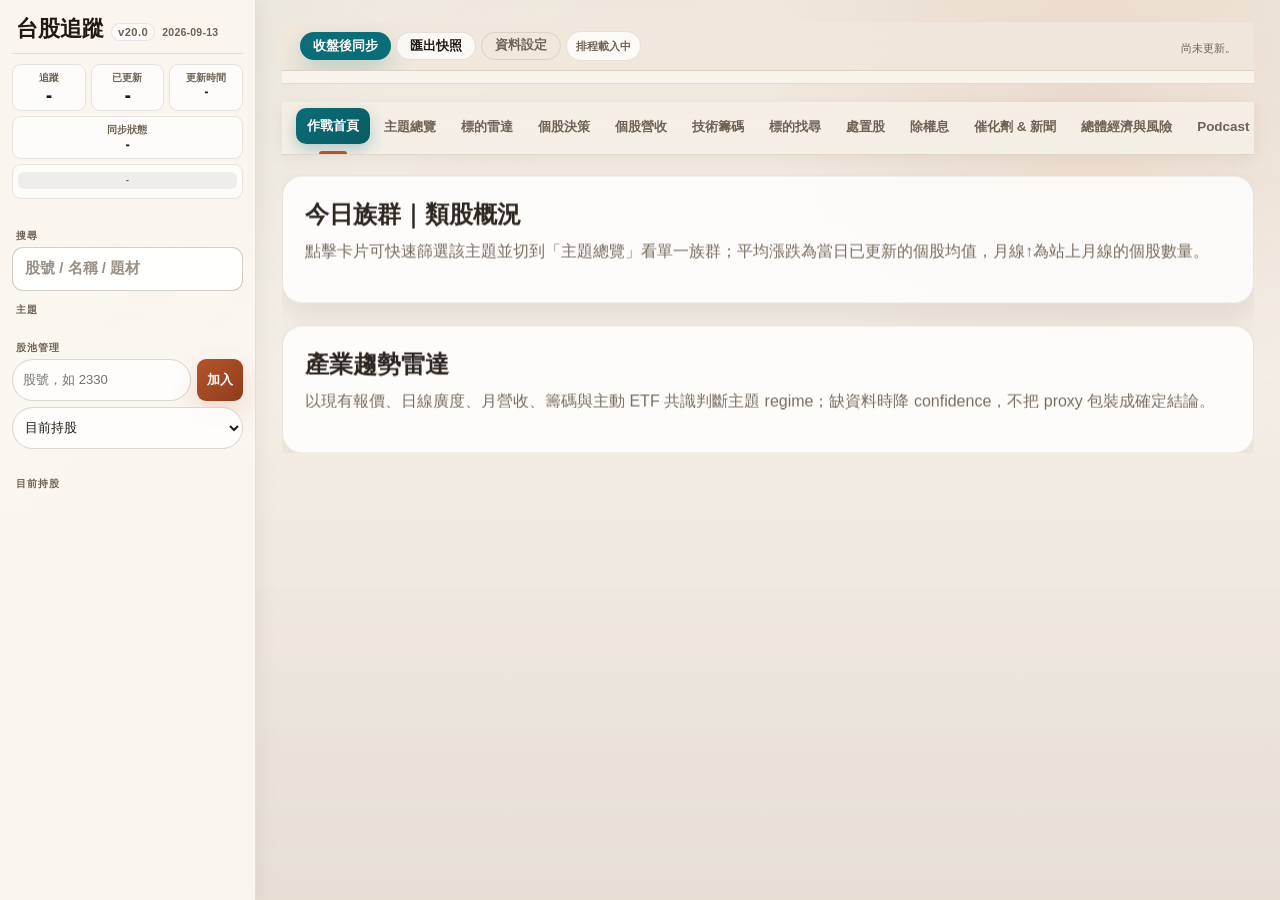
<file: index.html>
<!DOCTYPE html>
<html lang="zh-TW">
<head>
  <meta charset="UTF-8" />
  <meta http-equiv="Content-Security-Policy" content="default-src 'self'; script-src 'none'; style-src 'unsafe-inline'; img-src 'self' data:; manifest-src 'self'; object-src 'none'; base-uri 'none'; form-action 'none'; frame-src 'none'" />
  <meta http-equiv="refresh" content="0; url=main.html?mode=web" />
  <meta name="viewport" content="width=device-width, initial-scale=1.0, viewport-fit=cover" />
  <meta name="theme-color" content="#f4efe8" />
  <meta name="apple-mobile-web-app-capable" content="yes" />
  <meta name="apple-mobile-web-app-status-bar-style" content="default" />
  <meta name="apple-mobile-web-app-title" content="台股追蹤" />
  <meta name="application-version" content="v20.0" />
  <meta name="application-release-date" content="2026-09-13" />
  <meta name="robots" content="noindex,nofollow,noarchive" />
  <meta property="og:title" content="台股追蹤 Taiwan Equity Tracker" />
  <meta property="og:description" content="長期投資、穩健致富：可安裝至 iPhone、iPad 主畫面的台股研究 Web App。" />
  <meta property="og:image" content="https://otakuzerg.github.io/twstock-tracker-web/assets/icons/app-cover.png" />
  <link rel="manifest" href="site.webmanifest" />
  <link rel="icon" type="image/png" sizes="192x192" href="assets/icons/app-icon-192.png" />
  <link rel="apple-touch-icon" sizes="180x180" href="assets/icons/apple-touch-icon.png" />
  <title>台股追蹤 Taiwan Equity Tracker</title>
  <style>
    :root{color-scheme:light;--bg:#f4efe8;--text:#211a14;--accent:#0b6d77;--line:rgba(91,76,61,.18)}
    *{box-sizing:border-box}
    body{margin:0;min-height:100vh;display:grid;place-items:center;padding:24px;background:var(--bg);color:var(--text);font-family:-apple-system,BlinkMacSystemFont,"PingFang TC","Microsoft JhengHei",sans-serif}
    main{max-width:420px;padding:28px;border:1px solid var(--line);border-radius:24px;background:#fff;box-shadow:0 18px 50px rgba(35,26,17,.12);text-align:center}
    img{width:min(280px,78vw);height:auto;border-radius:24px}
    h1{font-size:1.35rem;margin:16px 0 8px}
    .release-meta{margin:0 0 8px;color:#0b6d77;font-size:.82rem;font-weight:800;letter-spacing:.03em}
    p{margin:0;color:#6f6356;line-height:1.6}
    a{color:var(--accent);font-weight:700}
  </style>
</head>
<body>
  <main>
    <img src="assets/icons/app-cover.png" alt="精算鳥：長期投資，穩健致富" />
    <h1>正在開啟台股追蹤</h1>
    <p class="release-meta">v20.0 · 2026-09-13</p>
    <p>若沒有自動開啟，請前往 <a href="main.html?mode=web">台股追蹤網頁版</a>。</p>
  </main>
</body>
</html>
</file>
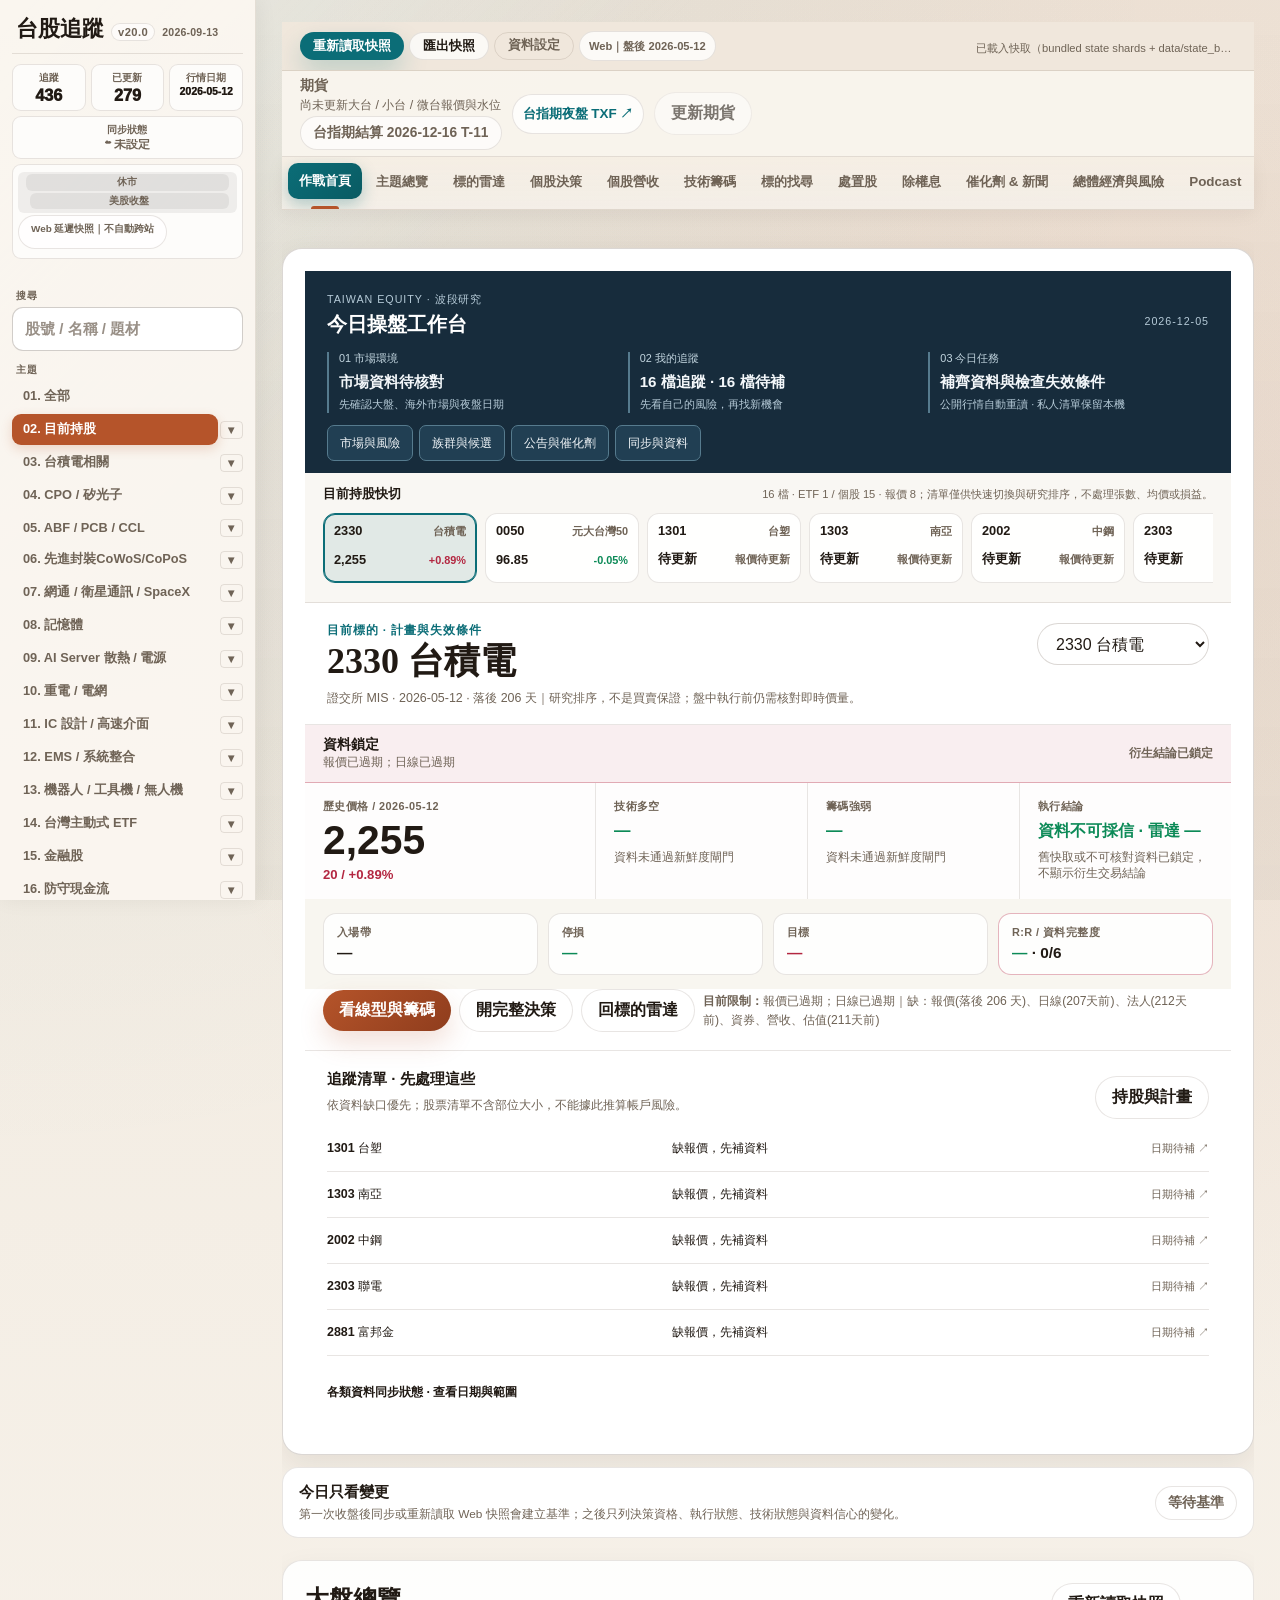
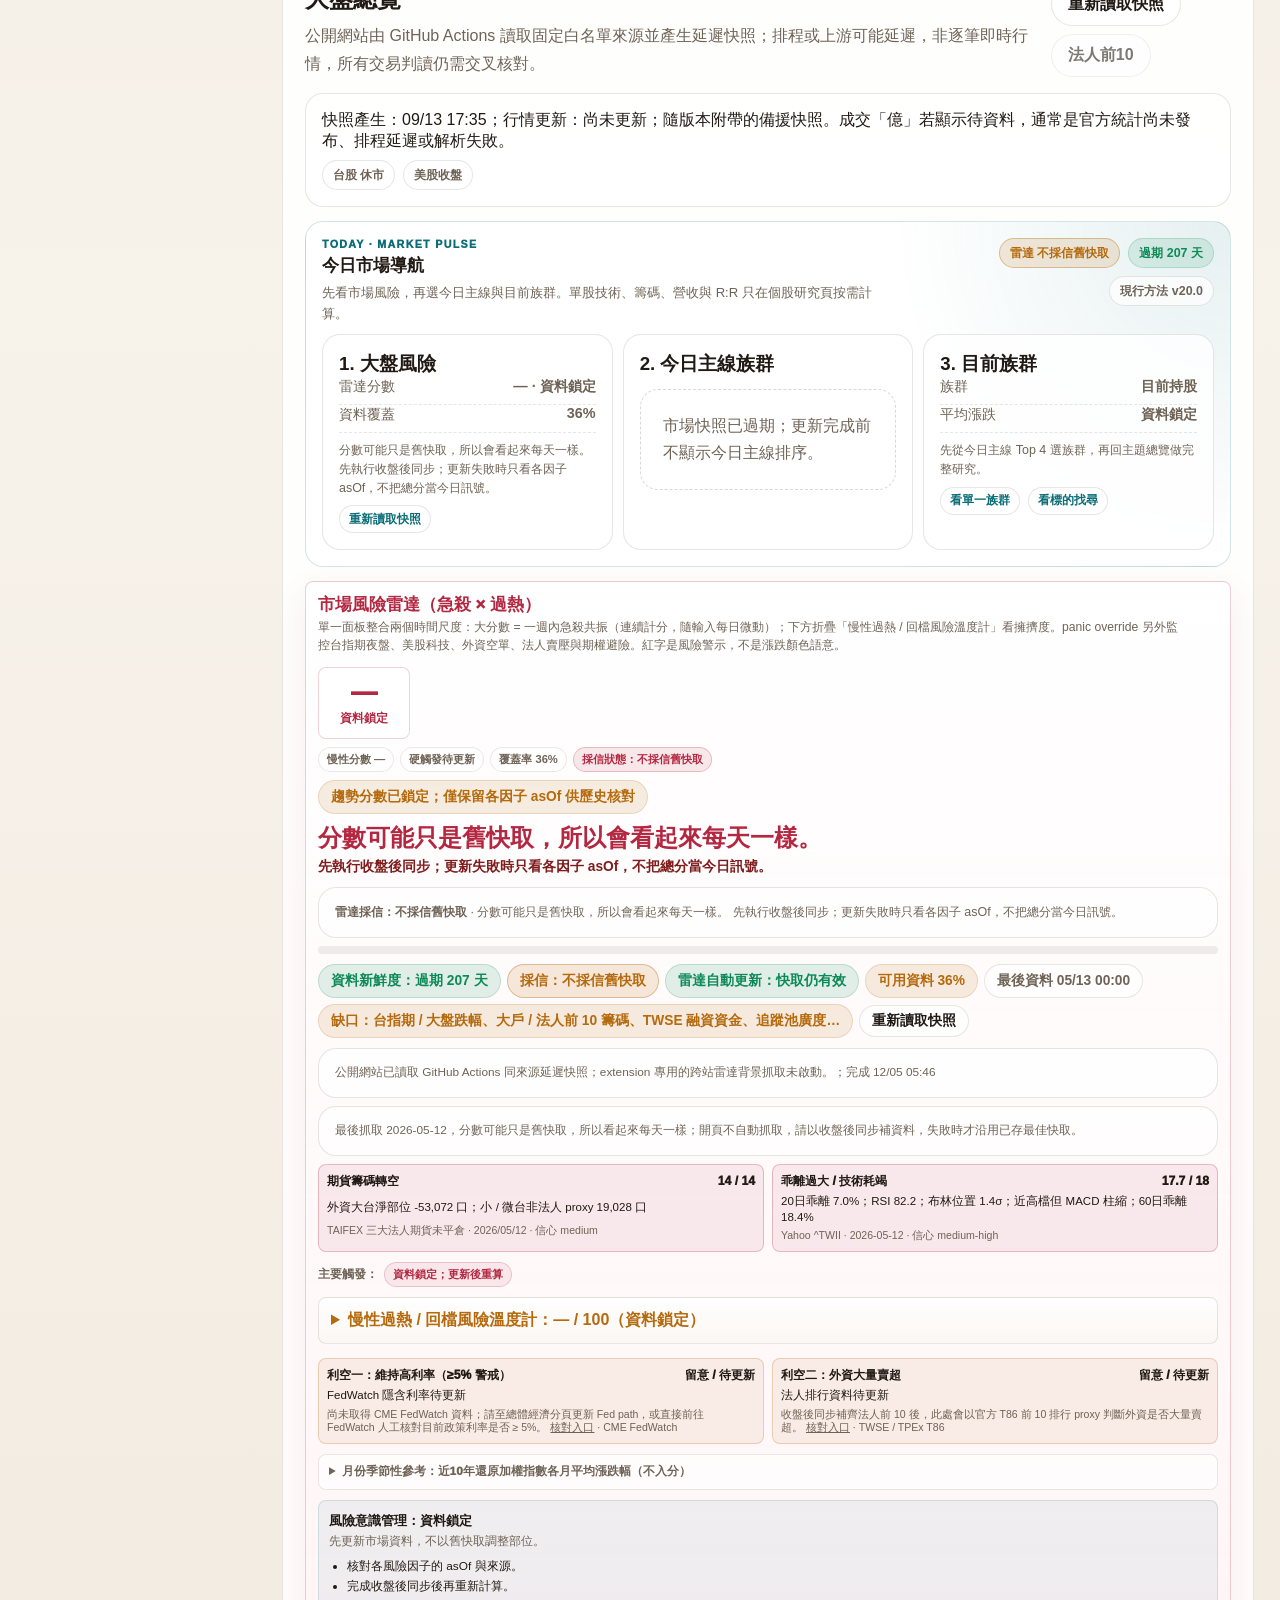
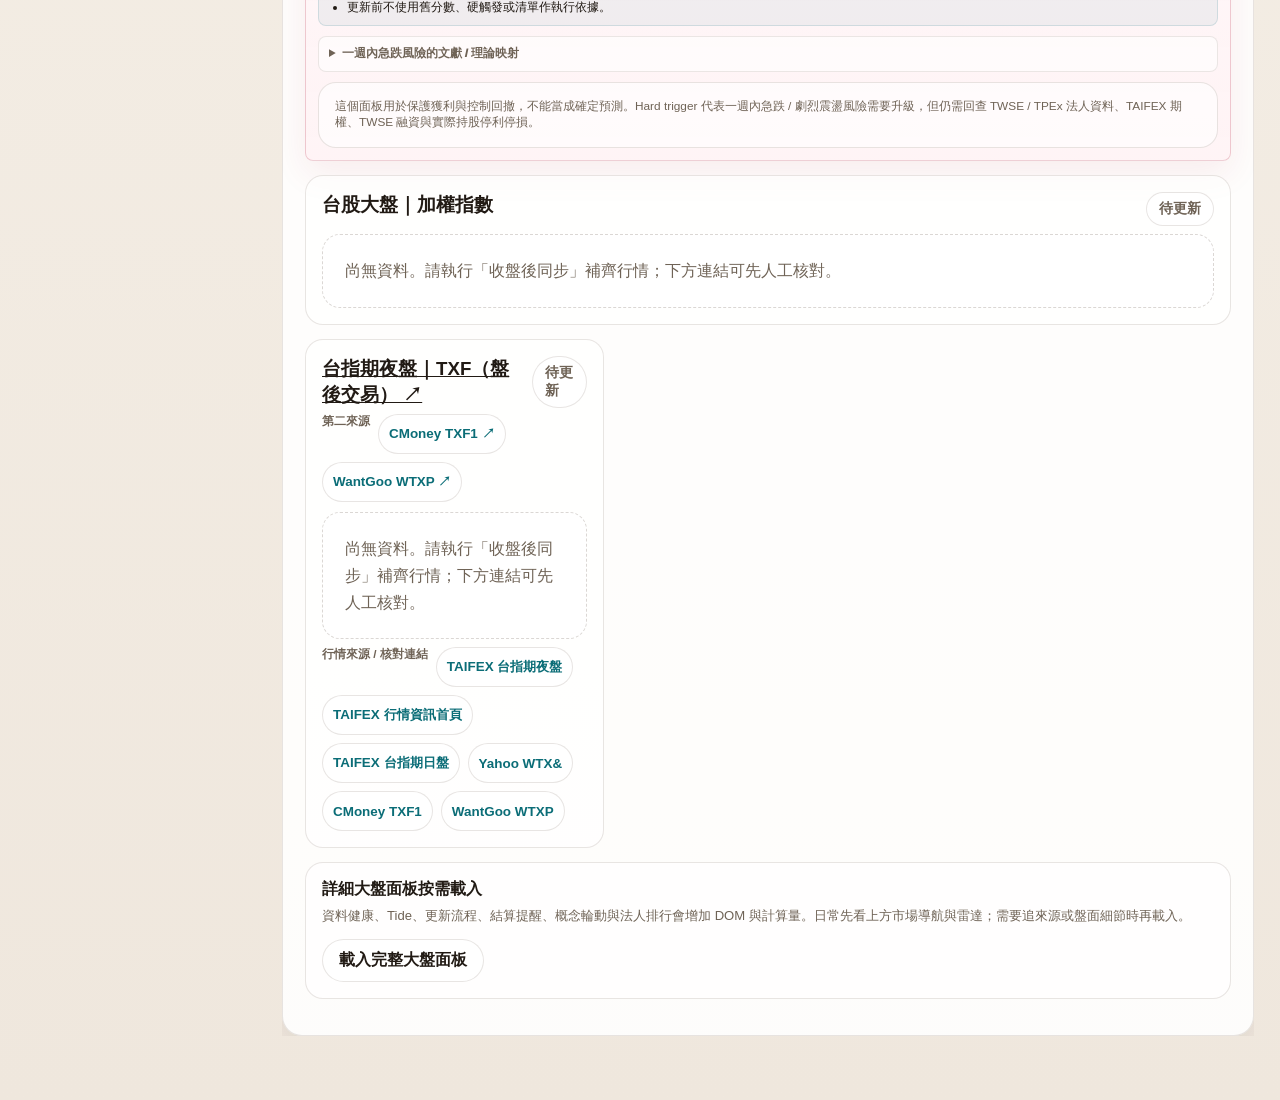
<file: main.html>
<!DOCTYPE html>
<html lang="zh-TW">
<head>
  <meta charset="UTF-8" />
  <meta http-equiv="Content-Security-Policy" content="default-src 'self'; script-src 'self'; style-src 'self' 'unsafe-inline'; img-src 'self' data: blob:; connect-src 'self'; worker-src 'self'; manifest-src 'self'; font-src 'self' data:; media-src 'self' blob: https:; object-src 'none'; base-uri 'none'; form-action 'none'; frame-src 'none'" />
  <meta name="viewport" content="width=device-width, initial-scale=1.0, viewport-fit=cover" />
  <meta name="robots" content="noindex,nofollow,noarchive" />
  <title>台股操盤台 v20.0</title>
  <meta name="theme-color" content="#f4efe8" />
  <meta name="apple-mobile-web-app-capable" content="yes" />
  <meta name="apple-mobile-web-app-status-bar-style" content="default" />
  <meta name="apple-mobile-web-app-title" content="台股追蹤" />
  <meta name="application-version" content="v20.0" />
  <meta name="application-release-date" content="2026-09-13" />
  <meta property="og:image" content="https://otakuzerg.github.io/twstock-tracker-web/assets/icons/app-cover.png" />
  <link rel="manifest" href="site.webmanifest" />
  <link rel="icon" type="image/png" sizes="192x192" href="assets/icons/app-icon-192.png" />
  <link rel="apple-touch-icon" sizes="180x180" href="assets/icons/apple-touch-icon.png" />
  <link rel="stylesheet" href="app_files/ui/trader_workspace.css" />
  <meta
    name="description"
    content="台股主題式個股追蹤 Chrome extension。支援證交所與櫃買官方資料優先、官方日線 K 線、技術分析、本機快照、個股研究報告、估值、催化劑與風險矩陣。"
  />
  <link rel="stylesheet" href="app_files/ui/app_shell.css" />
</head>
<body>
  <div class="layout">

    <!-- ══════════ LEFT SIDEBAR (sticky) ══════════ -->
    <aside class="sidebar">
      <div class="sidebar-inner">

        <!-- Brand -->
        <div class="sidebar-brand">
          <span class="sidebar-brand-title">台股追蹤</span>
          <span class="sidebar-brand-ver">v20.0</span>
          <span class="sidebar-brand-date" data-release-date="2026-09-13">2026-09-13</span>
          <button id="mobileSidebarToggle" class="mobile-sidebar-toggle" type="button" aria-expanded="false" aria-controls="filterRow sidebarPoolManager holdingsManager">主題 / 股池</button>
        </div>

        <section id="mobileDataIdentity" class="mobile-data-identity" aria-label="目前裝置資料狀態" aria-live="polite">
          <div class="mobile-data-identity-main">
            <span>目前資料</span>
            <strong>判讀中</strong>
            <small>Extension 與 Web 儲存彼此獨立</small>
          </div>
          <div class="mobile-data-metric"><span>持股</span><strong>-</strong></div>
          <div class="mobile-data-metric"><span>報價覆蓋</span><strong>-</strong></div>
          <button id="mobileDeviceSnapshotBtn" class="mobile-data-device-btn" type="button">匯入快照 · 不上傳</button>
        </section>

        <!-- Mini stats -->
        <div class="sidebar-stats">
          <div class="sidebar-stat">
            <span>追蹤</span>
            <strong id="heroTotal">-</strong>
          </div>
          <div class="sidebar-stat">
            <span>已更新</span>
            <strong id="heroUpdated">-</strong>
          </div>
          <div class="sidebar-stat">
            <span>更新時間</span>
            <strong id="heroLastUpdated" style="font-size:0.65rem;letter-spacing:0;">-</strong>
          </div>
          <div class="sidebar-stat" style="grid-column:1/-1;">
            <span>同步狀態</span>
            <strong id="heroSyncStatus" style="font-size:0.72rem;cursor:help;">-</strong>
          </div>
          <div class="sidebar-stat" style="grid-column:1/-1;align-items:center;gap:6px;">
            <span id="heroMarketStatus" class="hero-market-badge flat">-</span>
            <div id="heroAutoRefresh" style="display:flex;align-items:center;gap:4px;flex-wrap:wrap;"></div>
          </div>
        </div>

        <!-- Search -->
        <div class="sb-label" style="margin-top:10px;">搜尋</div>
        <div class="sidebar-search" style="position:relative;">
          <input id="searchInput" type="search" placeholder="股號 / 名稱 / 題材" autocomplete="off" />
          <div id="searchDropdown" style="display:none;position:absolute;left:0;right:0;top:calc(100% + 6px);z-index:999;"></div>
        </div>

        <!-- Theme filters (filled by renderFilters()) -->
        <div class="sb-label">主題</div>
        <div id="filterRow" class="sidebar-filters"></div>

        <!-- Quick pool add -->
        <div class="sb-label" style="margin-top:8px;">股池管理</div>
        <div class="sidebar-actions" style="gap:6px;">
          <div style="display:grid;grid-template-columns:1fr auto;gap:6px;">
            <input id="poolCodeInput" class="input" type="text" placeholder="股號，如 2330" autocomplete="off" style="font-size:0.82rem;padding:6px 10px;" />
            <button id="poolAddBtn" class="secondary-btn" type="button" style="padding:6px 10px;font-size:0.82rem;">加入</button>
          </div>
          <select id="poolThemeSelect" class="select" style="font-size:0.82rem;padding:5px 8px;width:100%;">
            <option value="holdings">目前持股</option>
            <option value="tsmc">台積電相關</option>
            <option value="cpo">CPO / 矽光子</option>
            <option value="pcb">ABF / PCB / CCL</option>
            <option value="advancedPackaging">先進封裝CoWoS/CoPoS</option>
            <option value="network">網通 / 衛星通訊 / 量子</option>
            <option value="memory">記憶體</option>
            <option value="thermal">AI Server 散熱 / 電源</option>
            <option value="grid">重電 / 電網</option>
            <option value="icdesign">IC 設計 / 高速介面</option>
            <option value="ems">EMS / 系統整合</option>
            <option value="robot">機器人 / 工具機 / 無人機</option>
            <option value="activeetf">台灣主動式 ETF</option>
            <option value="financials">金融股</option>
            <option value="income">防守現金流</option>
            <option value="cyclicalIncome">景氣高息觀察</option>
            <option value="usetf">海外 / 美日股 / 美債 ETF</option>
            <option value="passive">被動元件</option>
            <option value="goodboss">好老闆</option>
            <option value="other">其他觀察</option>
            <option value="retirement">退休核心</option>
            <option value="aws">AWS 供應鏈</option>
          </select>
        </div>

        <!-- Current theme stock manager (rendered by JS) -->
        <div id="sidebarPoolManager" style="margin-top:4px;"></div>

        <!-- Current holdings manager (rendered by JS) -->
        <div class="sb-label" style="margin-top:8px;">目前持股</div>
        <div id="holdingsManager"></div>

      </div>
    </aside>

    <!-- ══════════ MAIN CONTENT (scrollable) ══════════ -->
    <main class="main-content">

    <!-- 頂部一鍵更新列 -->
    <div class="top-update-bar">
      <div class="top-update-primary">
        <button id="quickUpdateBtn" class="primary-btn" type="button" title="收盤後按一次：先完成報價、官方估值、市值與日線；其他到期來源排入最多 2 路背景佇列。" style="background:var(--accent);">收盤後同步</button>
      </div>
      <button id="exportBtn" class="ghost-btn" type="button">匯出快照</button>
      <details class="top-update-more">
        <summary>資料設定</summary>
        <div class="top-update-menu">
          <button id="exportDeviceSnapshotBtn" class="ghost-btn" type="button" title="匯出包含持股、成本、提醒與研究快取的裝置搬移檔；檔案可能含私人資料。">匯出裝置資料</button>
          <button id="importDeviceSnapshotBtn" class="ghost-btn" type="button" title="從你選取的 JSON 匯入目前瀏覽器本機；檔案不會上傳伺服器。">匯入裝置資料</button>
          <button id="setSyncDirBtn" class="ghost-btn" type="button" title="選擇本專案 data/ 資料夾，同步 state.json 與 research_data.json">設定 data</button>
          <button id="loadActiveEtfDataBtn" class="ghost-btn" type="button" title="從 data/active_twETF_weekly_snapshots.json 載入 ETF 快照">載入 ETF</button>
          <button id="clearSyncDirBtn" class="ghost-btn" type="button" title="清除同步資料夾設定">清除 data</button>
        </div>
      </details>
      <input id="deviceSnapshotImportInput" type="file" accept="application/json,.json" hidden />
      <div id="afterCloseScheduleStatus" class="after-close-status" title="Extension 會在台北時間 15:00 建立盤後同步請求；裝置休眠時會在喚醒後補送。">排程載入中</div>
      <div id="statusLine" class="status" style="margin-left:auto;font-size:0.7rem;color:var(--muted);line-height:1.3;max-width:260px;text-align:right;white-space:nowrap;overflow:hidden;text-overflow:ellipsis;flex-shrink:1;">尚未更新。</div>
    </div>
    <div id="topFuturesStrip" class="top-futures-strip"></div>

    <!-- v19：操盤首頁與既有 12 個研究入口全部直接可見；桌機／手機皆可橫向捲動，不隱藏功能。 -->
    <nav class="main-tab-nav" id="mainTabNav" aria-label="主功能分頁" title="按住 Cmd/Ctrl 顯示快捷鍵；Cmd/Ctrl+1 至 9 / 0 切換分頁">
      <button class="tab-btn active" data-tab-target="market" data-shortcut="1">作戰首頁</button>
      <button class="tab-btn" data-tab-target="overview" data-shortcut="5">主題總覽</button>
      <button class="tab-btn" data-tab-target="screener" data-shortcut="2">標的雷達</button>
      <button class="tab-btn" data-tab-target="report" data-shortcut="3">個股決策</button>
      <button class="tab-btn" data-tab-target="revenue">個股營收</button>
      <button class="tab-btn" data-tab-target="technical" data-shortcut="4">技術籌碼</button>
      <button class="tab-btn" data-tab-target="discovery" data-shortcut="6">標的找尋</button>
      <button class="tab-btn" data-tab-target="disposition">處置股</button>
      <button class="tab-btn" data-tab-target="ex-dividend">除權息</button>
      <button class="tab-btn" data-tab-target="catalyst" data-shortcut="7">催化劑 &amp; 新聞</button>
      <button class="tab-btn" data-tab-target="macro" data-shortcut="8">總體經濟與風險</button>
      <button class="tab-btn" data-tab-target="podcast" data-shortcut="9">Podcast</button>
      <button class="tab-btn" data-tab-target="help" data-shortcut="0">資料健康</button>
    </nav>

    <section id="tab-market" class="tab-panel active">
      <div id="traderDeskContent"></div>
      <div id="decisionDigestPanel"></div>
      <div id="marketDashboardContent"></div>
      <!-- v17.0：全市場 + 今日族群集中在大盤總覽（原本散在主題總覽造成個股/族群/大盤混雜） -->
      <div id="todaySignalsPanel"></div>
      <div id="portfolioPanel"></div>
      <div class="panel">
        <div class="section-head">
          <div>
            <h2>今日族群｜類股概況</h2>
            <p>點擊卡片可快速篩選該主題並切到「主題總覽」看單一族群；平均漲跌為當日已更新的個股均值，月線↑為站上月線的個股數量。</p>
          </div>
        </div>
        <div id="themeSummaryGrid" class="theme-summary-grid"></div>
      </div>
      <div class="panel">
        <div class="section-head">
          <div>
            <h2>產業趨勢雷達</h2>
            <p>以現有報價、日線廣度、月營收、籌碼與主動 ETF 共識判斷主題 regime；缺資料時降 confidence，不把 proxy 包裝成確定結論。</p>
          </div>
        </div>
        <div id="themeRegimePanel"></div>
      </div>
    </section>

    <section id="tab-overview" class="tab-panel">
      <div class="note-box" style="margin-bottom:12px;">主題總覽只顯示左側選取的單一族群（大盤 / 今日族群 / 全市場資訊已移到「大盤總覽」）。切換左側主題分頁即可換族群。</div>
      <div id="pcbMaterialsPanel"></div>
      <div id="awsSupplyChainPanel"></div>
      <div id="equipmentRotationPanel"></div>
      <div id="memoryMarketPanel"></div>
      <div id="financialPanel"></div>
      <div id="goodBossPanel"></div>
      <div class="panel">
        <div class="section-head">
          <div>
            <h2>主題分類稽核</h2>
            <p>核心 / 延伸 / 待複核分類會同步顯示資料覆蓋、confidence、fallback 與 TWSE / TPEx / MOPS 官方核對入口，可匯出 CSV 做人工比對。</p>
          </div>
        </div>
        <div id="classificationAuditPanel"></div>
      </div>
      <div class="panel">
        <div class="section-head">
          <div>
            <h2>個股卡片總覽</h2>
            <p>台積電相關、先進封裝CoWoS/CoPoS、退休存股與各主題名單可用上方主題分頁切換；點卡片可切到單檔研究報告。</p>
          </div>
        </div>
        <div id="retirementIncomePanel"></div>
        <div id="bondEtfScenarioPanel"></div>
        <div id="rankGrid" class="rank-grid"></div>
      </div>
      <div class="panel">
        <div class="section-head">
          <div>
            <h2>主題技術排行</h2>
            <p>這裡是跨目前主題的技術線型與籌碼事件排行；點擊個股會回到單檔研究。個股研究與技術分析頁只顯示目前選取個股。</p>
          </div>
        </div>
        <div id="technicalRankGrid" class="rank-grid"></div>
      </div>
      <div class="panel">
        <div class="section-head">
          <div>
            <h2 id="themeOverviewTitle">台股主題卡片總覽</h2>
            <p id="themeOverviewDesc">可用主題分頁快速切換 Terafab、CPO、散熱、PCB、記憶體、重電、被動元件與退休存股。</p>
          </div>
        </div>
        <div id="cardsGrid" class="grid"></div>
      </div>
      <div class="panel">
        <div class="section-head">
          <div>
            <h2>快照與籌碼趨勢</h2>
            <p>併入主題總覽，依目前主題整理近幾筆報價、成交量、14 日法人買賣超、外資持股累積 / 出清與 Chip Score 排名。</p>
          </div>
        </div>
        <div id="snapshotContent"></div>
      </div>
    </section>

    <!-- ══════════ SCREENER ══════════ -->
    <section id="tab-screener" class="tab-panel">
      <div class="panel">
        <div class="section-head">
          <div>
            <h2>量化篩選排行</h2>
            <p>依複合評分、Setup 與 R:R 排序；上方「今日行動清單」優先列出當下最值得先看的標的，點欄位標題可切換排序，點列切換至個股研究。</p>
          </div>
        </div>
        <div id="screenerTable"></div>
      </div>
    </section>

    <section id="tab-report" class="tab-panel">
      <div class="panel">
        <div class="section-head">
          <div>
            <h2>單一個股研究報告</h2>
            <p>除了概念定位、即時報價、風險與催化劑，現在也直接拆成「分析師視角」與「操盤手交易計畫」，把研究判斷與執行紀律放在同一頁。</p>
          </div>
          <select id="stockSelect" class="select" aria-label="選擇個股"></select>
        </div>
        <div id="reportContent"></div>
      </div>
    </section>

    <section id="tab-technical" class="tab-panel">
      <div id="technicalSafetyGate"></div>
      <div class="panel">
        <div class="section-head">
          <div>
            <h2>單檔技術線圖</h2>
            <p>可用按鈕縮放與左右平移，也可在圖上滑鼠滾輪縮放、拖曳平移；外部線圖可開 Yahoo 或 WantGoo。</p>
          </div>
        </div>
        <div id="technicalChart"></div>
      </div>
      <div class="panel">
        <div class="section-head">
          <div>
            <h2>技術分析</h2>
            <p>只顯示目前選取個股：以官方日線 K 線計算 MA5/10/20/60/120/240、RSI、MACD、布林通道、量能比與講義式趨勢判讀；跨個股排行已移到主題總覽。</p>
          </div>
        </div>
        <div id="technicalSummary" class="technical-grid"></div>
      </div>
      <div class="panel">
        <div id="institutionContent">
          <!-- 籌碼分析：由 renderInstitutionalTab() 填充，含三大法人、融資融券、持倉損益、MOPS 快速入口 -->
        </div>
      </div>
    </section>

    <section id="tab-discovery" class="tab-panel">
      <div class="panel">
        <div class="section-head">
          <div>
            <h2>標的找尋</h2>
            <p>用組合條件尋找左側 / 右側候選：先過濾流動性與市值，再整合均線、RSI、MACD、量能、ATR、布林、區間高低、法人、月營收、殖利率與題材。</p>
          </div>
        </div>
        <div id="discoveryContent"></div>
      </div>
    </section>

    <section id="tab-disposition" class="tab-panel">
      <div id="dispositionContent"></div>
    </section>

    <section id="tab-ex-dividend" class="tab-panel">
      <div id="exDividendContent"></div>
    </section>

    <section id="tab-revenue" class="tab-panel">
      <div id="revenueContent"></div>
    </section>

    <section id="tab-active-etf" class="tab-panel">
      <div class="panel">
        <div class="section-head">
          <div>
            <h2>ETF 追蹤</h2>
            <p>ETF 追蹤已收斂到左側主題：點第 13 只看台灣主動式 ETF，點第 15 只看國外 ETF；主動 ETF 持股可從本專案 data/active_twETF_weekly_snapshots.json 載入或直接更新。</p>
          </div>
        </div>
        <div id="activeEtfContent"></div>
      </div>
    </section>

    <section id="tab-podcast" class="tab-panel">
      <div class="panel">
        <div class="section-head">
          <div>
            <h2>Podcast 產業趨勢</h2>
            <p>追蹤股癌、兆華與股惑仔、美股投資學-財女珍妮、M觀點與財報狗最新單集。此區只保留 RSS metadata、節目說明與音檔操作，不再把 transcript / 逐字稿流程放進 extension 主畫面。</p>
          </div>
          <button id="updatePodcastBtn" class="ghost-btn" type="button">更新 Podcast RSS</button>
        </div>
        <div class="note-box">
          <strong>使用方式</strong>
          <p>如果資料夾已附上 `data/podcast_digest.json`，你可以直接看 RSS 節目清單、開啟音檔，或點下載按鈕把音檔存到瀏覽器下載目錄下的指定子資料夾；舊版 `Podcast/index.json` 僅保留為備援。</p>
          <p>如果這裡是空的，也可以自己生成最精簡的 RSS 索引：在 `twStock_tracker` 內執行 `python3 scripts/update_podcast_digest.py --episodes-per-show 3 --refresh-only`。</p>
          <p>注意：按「更新 Podcast RSS」只會更新節目標題、日期、說明與音檔連結；不會下載音檔，也不會處理逐字稿。</p>
        </div>
        <div id="podcastStatus" class="status">尚未載入 podcast 資料。</div>
        <div id="podcastShows" class="podcast-show-grid"></div>
      </div>
    </section>

    <section id="tab-catalyst" class="tab-panel">
      <!-- 上區：全市場熱門新聞 Top 10（由 JS 抓取 Anue API） -->
      <div class="panel">
        <div class="section-head">
          <div>
            <h2>📡 全市場財經熱門新聞</h2>
            <p>即時列表以鉅亨（Anue）台股 API 顯示；Yahoo 財經、MoneyDJ、經濟日報、工商時報與 CMoney 作為交叉核對入口。⚠️ 為最新消息代理，不是完整瀏覽量排名。</p>
          </div>
          <button id="refreshNewsBtn" class="ghost-btn" type="button" style="white-space:nowrap;">更新新聞</button>
        </div>
        <div id="topNewsContent" style="min-height:60px;"></div>
      </div>
      <!-- 下區：個股新聞 & 法說入口（由 renderCatalystNews() 填充） -->
      <div class="panel" id="catalystNewsPanel">
        <div id="catalystNewsContent"></div>
      </div>
    </section>

    <!-- ══════════ MACRO ══════════ -->
    <section id="tab-macro" class="tab-panel">
      <div id="macroContent"></div>
    </section>

    <!-- ══════════ HELP & CHANGELOG ══════════ -->
    <section id="tab-help" class="tab-panel">
      <div class="panel">
        <div class="section-head">
          <div>
            <h2>資料健康中心</h2>
            <p>集中查看資料覆蓋、背景佇列、來源成功時間、失敗分類與暫停重試狀態；需要時才展開維護與版本日誌。</p>
          </div>
        </div>
        <div id="sourceReliabilityPanel"></div>
        <div id="sourceCatalogPanel"></div>
        <div id="performanceDiagnosticsPanel"></div>

        <details style="margin-top:16px;">
          <summary>版本日誌與說明</summary>
          <div id="changelogMount" class="changelog" data-changelog-lazy="pending">
            <div class="empty">版本日誌將在開啟本區時載入。</div>
          </div>
        </details>

        <details class="panel" style="margin-top:16px;">
          <summary>主要資料來源</summary>
          <h3 style="margin:0 0 10px;">主要資料來源</h3>
          <div class="table-wrap">
            <table>
              <thead><tr><th>資料</th><th>來源</th></tr></thead>
              <tbody>
                <tr><td>即時報價</td><td>TWSE MIS / TPEx（官方）→ Yahoo Finance fallback</td></tr>
                <tr><td>日線 OHLCV</td><td>TWSE STOCK_DAY / TPEx 個股日成交 → Yahoo Finance fallback</td></tr>
                <tr><td>官方估值 PE/PBR/殖利率</td><td>TWSE BWIBBU_d / TPEx pera_result.php</td></tr>
                <tr><td>三大法人（日 / 7日）</td><td>TWSE T86 / TPEx insti dailyTrade / TPEx OpenAPI</td></tr>
                <tr><td>融資融券</td><td>TWSE MI_MARGN / TPEx margin balance / TPEx OpenAPI</td></tr>
                <tr><td>外資持股比例</td><td>TWSE MI_QFIIS / TPEx qfii OpenAPI</td></tr>
                <tr><td>集保持股分布</td><td>TDCC QryStockAjax（每週更新，自動回溯 14 天）</td></tr>
                <tr><td>台指期 / 微台指</td><td>TAIFEX futContractsDateDown（自動回溯 5 交易日）</td></tr>
                <tr><td>公司基本資料</td><td>MOPS t51sb01 / TPEx company_profile</td></tr>
                <tr><td>月營收 / 長期歷史</td><td>MOPS t187ap05_L / t187ap05_O；執行期 IndexedDB，設定 data/ 後同步 research_data.json</td></tr>
                <tr><td>季報三率</td><td>MOPS 季損益表或整理 CSV 匯入；目前不自動下載，匯入後增量儲存</td></tr>
                <tr><td>除權息交易日</td><td>TWSE TWT48U / TPEx tpex_exright_prepost（官方）；Yahoo 台灣 / 鉅亨網交叉核對</td></tr>
                <tr><td>記憶體報價</td><td>TrendForce / DRAMeXchange 公開 DDR4 / DDR5 現貨、合約與模組價格；HBM 無公開逐日現貨價</td></tr>
                <tr><td>Podcast RSS</td><td>SoundOn（股癌、兆華與股惑仔、美股投資學-財女珍妮、M觀點）與 Firstory（財報狗）</td></tr>
              </tbody>
            </table>
          </div>
        </details>

      </div>
    </section>

    </main><!-- end .main-content -->
  </div><!-- end .layout -->

  <script src="app_files/request_broker.js"></script>
  <script src="app_files/source_fallbacks.js"></script>
  <script src="app_files/source_adapters.js"></script>
  <script src="app_files/sources/market_data_normalizers.js"></script>
  <script src="app_files/sources/chip_data_normalizers.js"></script>
  <script src="app_files/sources/fundamental_data_normalizers.js"></script>
  <script src="app_files/sources/macro_data_normalizers.js"></script>
  <script src="app_files/web_adapter.js"></script>
  <script src="app_files/analysis_frameworks.js"></script>
  <script src="app_files/theme_regime.js"></script>
  <script src="app_files/cache_repository.js"></script>
  <script src="app_files/performance_diagnostics.js"></script>
  <script src="app_files/update_reliability.js"></script>
  <script src="app_files/core/source_catalog.js"></script>
  <script src="app_files/core/kline_snapshot_codec.js"></script>
  <script src="app_files/core/after_close_protocol.js"></script>
  <script src="app_files/features/decision_safety.js"></script>
  <script src="app_files/features/holdings_import.js"></script>
  <script src="app_files/features/trader_workspace.js"></script>
  <script src="app_files/store/trader_workspace_selectors.js"></script>
  <script src="app_files/ui/trader_workspace_renderer.js"></script>
  <script src="app_files/store/technical_workspace_selectors.js"></script>
  <script src="app_files/ui/technical_workspace_renderer.js"></script>
  <script src="app_files/store/discovery_workspace_selectors.js"></script>
  <script src="app_files/ui/discovery_workspace_renderer.js"></script>
  <script src="app_files/main.js"></script>
</body>
</html>
</file>
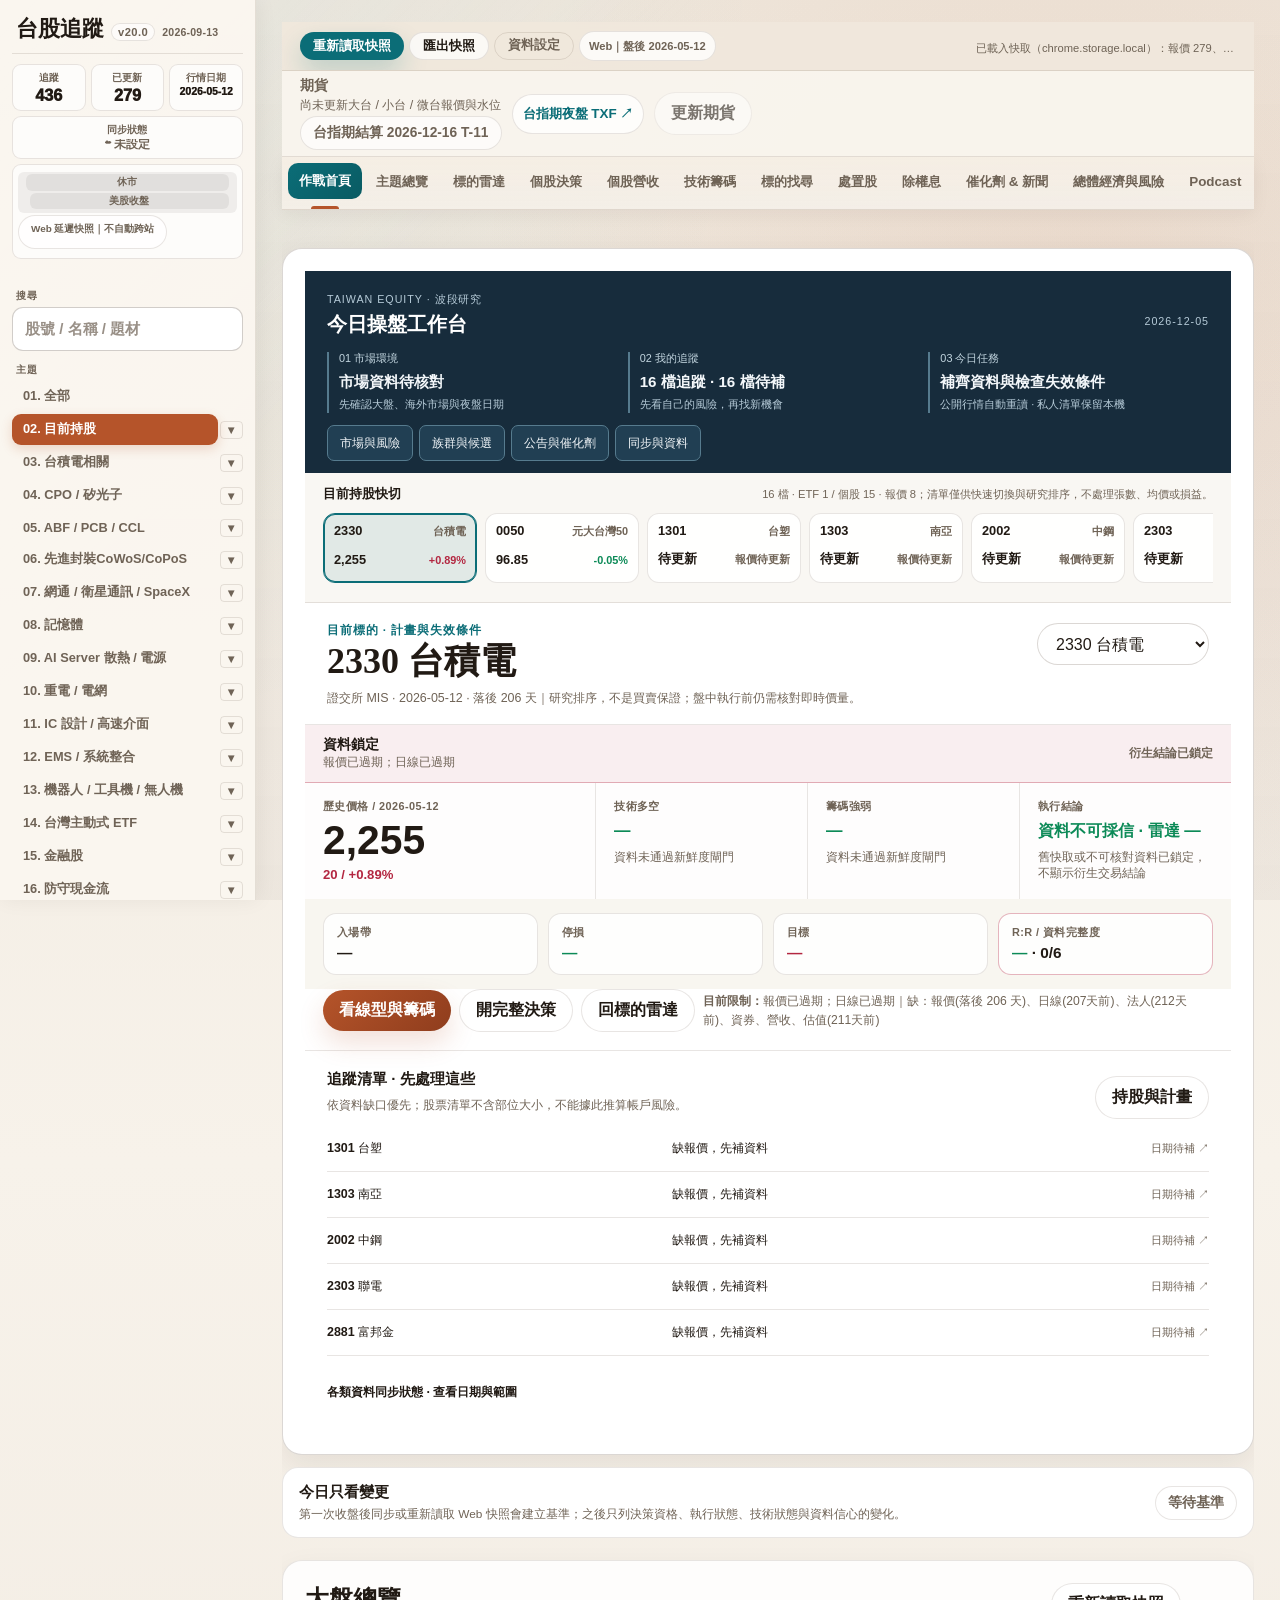
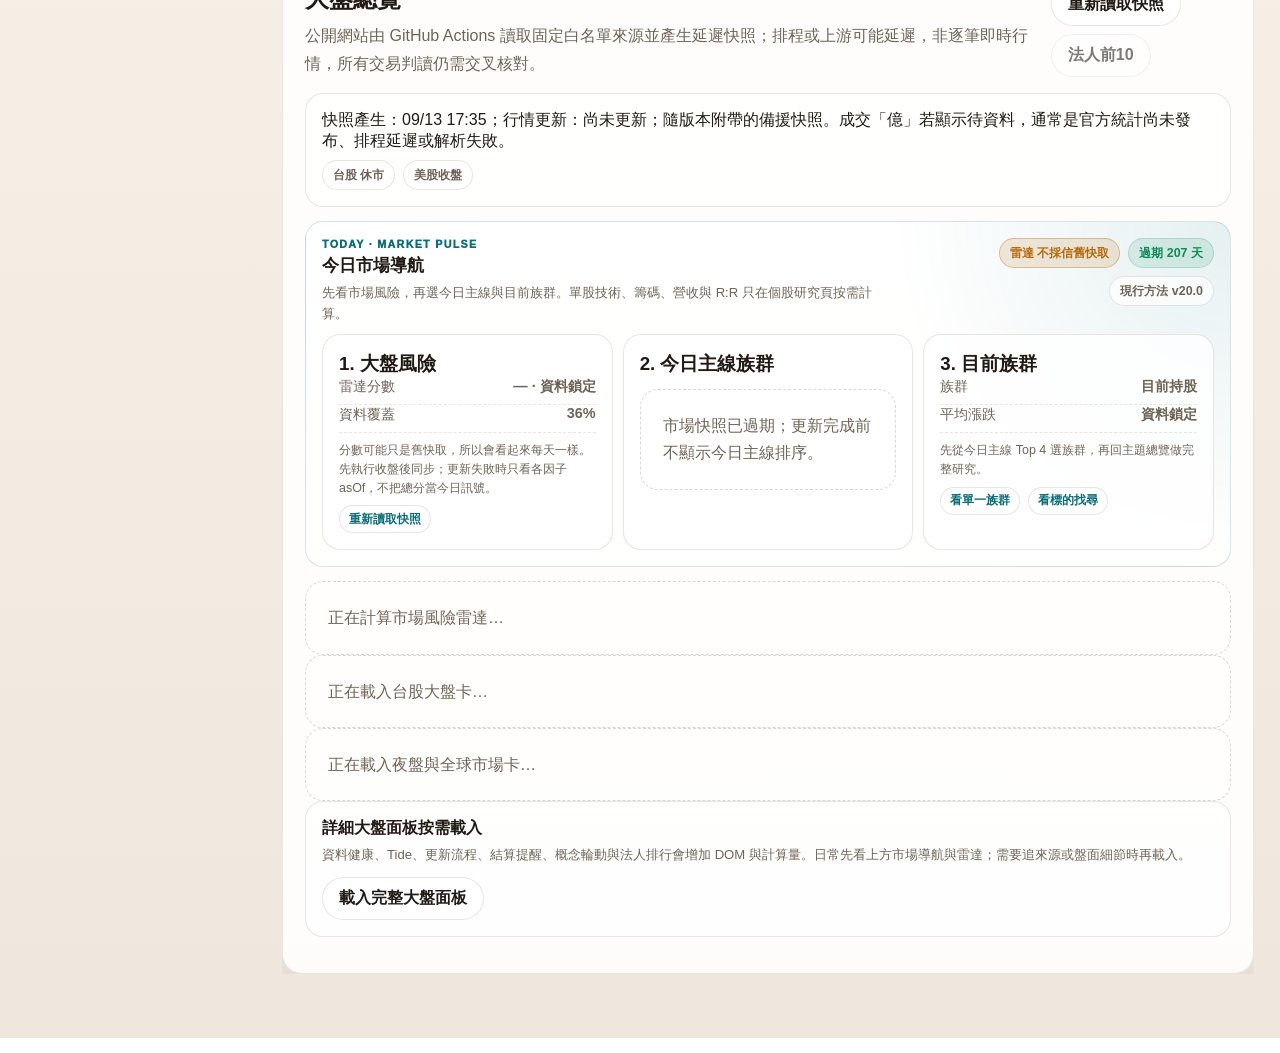
<file: web.html>
<!DOCTYPE html>
<html lang="zh-TW">
<head>
  <meta charset="UTF-8" />
  <meta http-equiv="Content-Security-Policy" content="default-src 'self'; script-src 'none'; style-src 'unsafe-inline'; img-src 'self' data:; manifest-src 'self'; object-src 'none'; base-uri 'none'; form-action 'none'; frame-src 'none'" />
  <meta name="viewport" content="width=device-width, initial-scale=1.0" />
  <title>台股追蹤網頁版</title>
  <meta http-equiv="refresh" content="0; url=main.html?mode=web" />
</head>
<body>
  <p>正在開啟台股追蹤網頁版。若沒有自動跳轉，請開啟 <a href="main.html?mode=web">main.html?mode=web</a>。</p>
</body>
</html>
</file>
<file: app_files/ui/trader_workspace.css>
/* v20 shared decision workspace: desktop Extension and mobile Pages. */
.panel.trader-desk { background: var(--surface-strong); border: 1px solid var(--line-strong); }
.trader-session-brief { padding: 18px 22px 12px; background: #172c3c; color: #f3f7fa; }
.trader-session-title { display: flex; justify-content: space-between; align-items: center; gap: 12px; }
.trader-session-title span { font-size: .67rem; letter-spacing: .09em; color: #b6cbd8; }
.trader-session-title h2 { margin: 4px 0 14px; font-size: 1.25rem; color: #fff; }
.trader-session-date { white-space: nowrap; font-variant-numeric: tabular-nums; }
.trader-session-grid { display: grid; grid-template-columns: repeat(3,minmax(0,1fr)); gap: 20px; }
.trader-session-grid article { min-width: 0; border-left: 2px solid #567b8e; padding-left: 10px; }
.trader-session-grid article > span { display: block; font-size: .68rem; color: #c2d5df; }
.trader-session-grid strong { display: block; font-size: .95rem; margin: 5px 0; line-height: 1.4; }
.trader-session-grid small { display: block; font-size: .68rem; color: #b6cbd8; overflow-wrap: anywhere; line-height: 1.45; }
.trader-workflow-links { display: flex; flex-wrap: wrap; gap: 6px; margin-top: 12px; }
.trader-workflow-links button { min-height: 36px; padding: 6px 12px; border: 1px solid #567b8e; border-radius: 7px; background: #213f53; color: #f3f7fa; font: inherit; font-size: .72rem; cursor: pointer; }
.trader-workflow-links button:hover,.trader-workflow-links button:focus-visible { background: #36566a; outline: 2px solid #93becf; }
.trader-review-board { border-top: 1px solid var(--line); padding: 18px 22px; background: var(--surface-strong); }
.trader-review-head { display: flex; gap: 12px; align-items: center; justify-content: space-between; }
.trader-review-head h3 { margin: 0; font-size: .95rem; }
.trader-review-head p,.trader-domain-note { font-size: .72rem; line-height: 1.6; color: var(--muted); margin: 6px 0 12px; }
.trader-review-head button { flex-shrink: 0; }
.trader-review-list { display: grid; }
.trader-review-row { display: grid; grid-template-columns: minmax(130px,1fr) minmax(150px,1.4fr) auto; align-items: center; gap: 12px; text-align: left; min-height: 46px; background: transparent; border: 0; border-bottom: 1px solid var(--line); padding: 10px 0; color: var(--ink); font: inherit; cursor: pointer; }
.trader-review-row:hover,.trader-review-row:focus-visible { background: var(--accent-soft); }
.trader-review-row strong { font-size: .78rem; }.trader-review-row strong span { font-weight: 500; }
.trader-review-reason { font-size: .76rem; }.trader-review-row small { color: var(--muted); font-size: .7rem; }
.trader-data-detail { margin-top: 14px; }.trader-data-detail summary { cursor: pointer; min-height: 44px; display: flex; align-items: center; font-size: .78rem; font-weight: 700; }
.trader-domain-grid { display: grid; grid-template-columns: repeat(3,minmax(0,1fr)); gap: 10px; }
.trader-domain-grid article { border: 1px solid var(--line); border-radius: 8px; padding: 12px; min-width: 0; }
.trader-domain-grid article > span,.trader-domain-grid small { font-size: .7rem; display: block; color: var(--muted); }
.trader-domain-grid strong { display: block; margin: 5px 0; font-size: 1rem; }.trader-domain-grid p { font-size: .7rem; margin: 6px 0 0; line-height: 1.5; overflow-wrap: anywhere; }
@media(max-width:640px) {
  .trader-session-brief { padding: 13px 14px 10px; }
  .trader-session-title h2 { font-size: 1.15rem; margin-bottom: 10px; }
  .trader-session-grid { grid-template-columns: repeat(2,minmax(0,1fr)); gap: 12px; }
  .trader-session-grid article:last-child { grid-column: 1/-1; display: flex; flex-wrap: wrap; align-items: baseline; gap: 4px 8px; }
  .trader-session-grid article:last-child small { width: 100%; }
  .trader-session-grid strong { font-size: .85rem; }
  .trader-workflow-links { display: grid; grid-template-columns: repeat(4,minmax(0,1fr)); gap: 5px; }
  .trader-workflow-links button { min-height: 44px; padding: 4px; font-size: .65rem; white-space: nowrap; }
  .trader-review-board { padding: 14px; }.trader-review-head { align-items: flex-start; }.trader-review-head button { font-size: .7rem; }
  .trader-review-row { grid-template-columns: minmax(0,1fr) auto; gap: 3px 8px; padding: 10px 0; }
  .trader-review-reason { grid-row: 2; font-size: .72rem; }.trader-review-row small { grid-column: 2; grid-row: 1/3; font-size: .65rem; }
  .trader-domain-grid { grid-template-columns: repeat(2,minmax(0,1fr)); }
}

.main-tab-nav {
  overflow: visible;
}

.main-tab-nav > .tab-btn {
  min-height: 42px;
  padding-inline: 15px;
}

.research-tools-nav {
  position: relative;
  flex: 0 0 auto;
  margin-left: auto;
}

.research-tools-nav > summary {
  min-height: 42px;
  display: inline-flex;
  align-items: center;
  padding: 8px 14px;
  border: 1px solid var(--line-strong);
  border-radius: 12px;
  color: var(--muted);
  background: var(--surface-strong);
  font-size: 0.82rem;
  font-weight: 850;
  cursor: pointer;
  list-style: none;
  white-space: nowrap;
}

.research-tools-nav > summary::-webkit-details-marker {
  display: none;
}

.research-tools-nav > summary::after {
  content: "⌄";
  margin-left: 7px;
  color: var(--accent);
}

.research-tools-nav.has-active > summary {
  color: var(--accent);
  border-color: rgba(11, 109, 119, 0.36);
  background: var(--accent-soft);
}

.research-tools-menu {
  position: absolute;
  top: calc(100% + 8px);
  right: 0;
  z-index: 80;
  width: min(560px, calc(100vw - 32px));
  display: grid;
  grid-template-columns: repeat(2, minmax(0, 1fr));
  gap: 6px;
  padding: 10px;
  border: 1px solid var(--line-strong);
  border-radius: 16px;
  background: var(--surface-strong);
  box-shadow: var(--shadow);
}

.research-tools-menu .tab-btn {
  width: 100%;
  min-height: 42px;
  text-align: left;
}

.trader-desk {
  margin-top: 0;
  padding: 0;
  overflow: hidden;
  border-color: rgba(11, 109, 119, 0.24);
  background:
    radial-gradient(circle at 92% 10%, rgba(179, 39, 65, 0.09), transparent 25%),
    linear-gradient(135deg, rgba(255, 255, 255, 0.98), rgba(239, 248, 247, 0.95));
}

.trader-desk-head {
  display: grid;
  grid-template-columns: minmax(0, 1fr) auto;
  gap: 16px;
  align-items: start;
  padding: 20px 22px 16px;
  border-bottom: 1px solid var(--line);
}

.trader-desk-kicker {
  margin-bottom: 4px;
  color: var(--accent);
  font-size: 0.72rem;
  font-weight: 900;
  letter-spacing: 0.08em;
  text-transform: uppercase;
}

.trader-desk-title {
  margin: 0;
  font-family: var(--font-heading);
  font-size: clamp(1.55rem, 3vw, 2.25rem);
  line-height: 1.1;
}

.trader-desk-meta {
  margin: 7px 0 0;
  color: var(--muted);
  font-size: 0.78rem;
  line-height: 1.55;
}

.trader-stock-select {
  width: min(260px, 42vw);
  min-height: 42px;
}

.trader-holding-switch {
  padding: 12px 18px 14px;
  border-bottom: 1px solid var(--line);
  background: rgba(248, 245, 239, 0.76);
}

.trader-holding-switch-head {
  display: flex;
  align-items: baseline;
  justify-content: space-between;
  gap: 8px 16px;
  margin-bottom: 9px;
}

.trader-holding-switch-head > strong {
  flex: 0 0 auto;
  font-size: 0.82rem;
}

.trader-holding-switch-head > span {
  color: var(--muted);
  font-size: 0.7rem;
  line-height: 1.45;
  text-align: right;
}

.trader-holding-rail {
  display: flex;
  gap: 8px;
  overflow-x: auto;
  overflow-y: hidden;
  padding: 1px 1px 5px;
  scroll-snap-type: x proximity;
  scrollbar-width: thin;
  -webkit-overflow-scrolling: touch;
}

.trader-holding-chip {
  display: grid;
  grid-template-rows: auto auto;
  gap: 7px;
  flex: 0 0 154px;
  min-width: 0;
  min-height: 70px;
  padding: 9px 10px;
  border: 1px solid var(--line);
  border-radius: 12px;
  color: var(--ink);
  background: rgba(255, 255, 255, 0.9);
  text-align: left;
  scroll-snap-align: start;
  cursor: pointer;
}

.trader-holding-chip:hover,
.trader-holding-chip:focus-visible {
  border-color: var(--accent);
}

.trader-holding-chip.is-selected {
  border-color: var(--accent);
  background: var(--accent-soft);
  box-shadow: inset 0 0 0 1px var(--accent);
}

.trader-holding-chip-title,
.trader-holding-chip-quote {
  display: flex;
  align-items: baseline;
  justify-content: space-between;
  gap: 7px;
  min-width: 0;
}

.trader-holding-chip-title > strong,
.trader-holding-chip-quote > strong {
  flex: 0 0 auto;
  font-size: 0.8rem;
  white-space: nowrap;
}

.trader-holding-chip-title > small,
.trader-holding-chip-quote > small {
  min-width: 0;
  overflow: hidden;
  font-size: 0.68rem;
  font-weight: 800;
  text-overflow: ellipsis;
  white-space: nowrap;
}

.trader-holding-chip-title > small {
  color: var(--muted);
}

.trader-safety-gate,
.technical-safety-gate {
  display: flex;
  align-items: center;
  justify-content: space-between;
  gap: 12px 18px;
  padding: 11px 18px;
  border-bottom: 1px solid var(--line);
  background: rgba(248, 245, 239, 0.9);
}

.trader-safety-gate > div,
.technical-safety-gate > div {
  min-width: 0;
}

.trader-safety-gate strong,
.trader-safety-gate span,
.technical-safety-gate span,
.technical-safety-gate strong,
.technical-safety-gate p {
  display: block;
}

.trader-safety-gate strong,
.technical-safety-gate strong {
  font-size: 0.85rem;
}

.trader-safety-gate span,
.technical-safety-gate span,
.technical-safety-gate p,
.trader-safety-gate b,
.technical-safety-gate b {
  color: var(--muted);
  font-size: 0.72rem;
  line-height: 1.5;
}

.technical-safety-gate {
  margin-bottom: 12px;
  border: 1px solid var(--line);
  border-radius: 14px;
}

.technical-safety-gate p {
  margin: 4px 0 0;
}

.trader-safety-gate[data-status="eligible"],
.technical-safety-gate[data-status="eligible"] {
  border-color: rgba(12, 138, 87, 0.3);
  background: rgba(12, 138, 87, 0.08);
}

.trader-safety-gate[data-status="research-only"],
.technical-safety-gate[data-status="research-only"] {
  border-color: rgba(181, 106, 13, 0.34);
  background: rgba(181, 106, 13, 0.08);
}

.trader-safety-gate[data-status="blocked"],
.technical-safety-gate[data-status="blocked"] {
  border-color: rgba(179, 39, 65, 0.34);
  background: rgba(179, 39, 65, 0.08);
}

.decision-digest-panel {
  margin: 12px 0;
  padding: 14px 16px;
  border: 1px solid var(--line);
  border-radius: 16px;
  background: var(--surface-strong);
}

.decision-digest-head,
.coverage-scope-grid {
  display: flex;
  align-items: center;
  justify-content: space-between;
  gap: 10px;
  flex-wrap: wrap;
}

.decision-digest-head h3 {
  margin: 0;
  font-size: 0.95rem;
}

.decision-digest-head p,
.decision-digest-empty {
  margin: 4px 0 0;
  color: var(--muted);
  font-size: 0.74rem;
}

.decision-digest-list {
  margin: 10px 0 0;
  padding-left: 1.2rem;
}

.decision-digest-list li {
  margin: 5px 0;
  font-size: 0.78rem;
  line-height: 1.45;
}

.coverage-scope-grid {
  align-items: stretch;
  justify-content: flex-start;
  margin: 12px 0;
}

.coverage-scope-card {
  flex: 1 1 190px;
  min-width: 0;
  padding: 10px 12px;
  border: 1px solid var(--line);
  border-radius: 12px;
  background: rgba(255, 255, 255, 0.72);
}

.coverage-scope-card span,
.coverage-scope-card small {
  display: block;
  color: var(--muted);
  font-size: 0.68rem;
}

.coverage-scope-card strong {
  display: block;
  margin: 3px 0;
  font-size: 1.05rem;
}

.trader-decision-grid {
  display: grid;
  grid-template-columns: minmax(220px, 1.1fr) repeat(3, minmax(150px, 0.8fr));
  gap: 1px;
  background: var(--line);
}

.trader-decision-card {
  min-width: 0;
  padding: 17px 18px;
  background: rgba(255, 255, 255, 0.94);
}

.trader-decision-card > span,
.trader-level > span,
.trader-readiness > span {
  display: block;
  color: var(--muted);
  font-size: 0.68rem;
  font-weight: 850;
  letter-spacing: 0.04em;
}

.trader-decision-card > strong {
  display: block;
  margin-top: 6px;
  font-size: 1.03rem;
  line-height: 1.3;
  overflow-wrap: anywhere;
}

.trader-price-card > strong {
  font-size: clamp(1.75rem, 4vw, 2.55rem);
  line-height: 1;
}

.trader-price-change {
  display: block;
  margin-top: 6px;
  font-size: 0.82rem;
  font-weight: 850;
}

.trader-decision-note {
  margin: 7px 0 0;
  color: var(--muted);
  font-size: 0.72rem;
  line-height: 1.45;
  overflow-wrap: anywhere;
}

.trader-plan-strip {
  display: grid;
  grid-template-columns: repeat(4, minmax(0, 1fr));
  gap: 10px;
  padding: 14px 18px;
  background: rgba(248, 245, 239, 0.9);
}

.trader-level,
.trader-readiness {
  min-width: 0;
  padding: 12px 13px;
  border: 1px solid var(--line);
  border-radius: 13px;
  background: rgba(255, 255, 255, 0.84);
}

.trader-level > strong,
.trader-readiness > strong {
  display: block;
  margin-top: 4px;
  font-size: 0.96rem;
  overflow-wrap: anywhere;
}

.trader-stop > strong {
  color: var(--good);
}

.trader-target > strong {
  color: var(--bad);
}

.trader-readiness[data-status="good"] {
  border-color: rgba(12, 138, 87, 0.32);
}

.trader-readiness[data-status="warn"] {
  border-color: rgba(181, 106, 13, 0.36);
}

.trader-readiness[data-status="bad"] {
  border-color: rgba(179, 39, 65, 0.34);
}

.trader-action-row {
  display: flex;
  align-items: center;
  gap: 8px;
  flex-wrap: wrap;
  padding: 0 18px 18px;
}

.trader-action-row .ghost-btn,
.trader-action-row .secondary-btn {
  min-height: 40px;
}

.trader-blocker {
  flex: 1 1 280px;
  margin: 0;
  color: var(--muted);
  font-size: 0.76rem;
  line-height: 1.5;
}

.after-close-status {
  display: inline-flex;
  align-items: center;
  gap: 6px;
  min-height: 30px;
  padding: 5px 9px;
  border: 1px solid var(--line);
  border-radius: 999px;
  color: var(--muted);
  background: rgba(255, 255, 255, 0.76);
  font-size: 0.7rem;
  font-weight: 800;
  white-space: nowrap;
}

.source-catalog-grid {
  display: grid;
  grid-template-columns: repeat(3, minmax(0, 1fr));
  gap: 10px;
  margin-top: 12px;
}

.source-catalog-card {
  min-width: 0;
  padding: 13px;
  border: 1px solid var(--line);
  border-radius: 14px;
  background: rgba(255, 255, 255, 0.78);
}

.source-catalog-card h4 {
  margin: 0;
  font-size: 0.9rem;
}

.source-catalog-card p {
  margin: 6px 0 0;
  color: var(--muted);
  font-size: 0.72rem;
  line-height: 1.5;
}

.source-catalog-card .link-row {
  margin-top: 8px;
}

@media (max-width: 1180px) {
  .trader-decision-grid {
    grid-template-columns: repeat(2, minmax(0, 1fr));
  }

  .source-catalog-grid {
    grid-template-columns: repeat(2, minmax(0, 1fr));
  }
}

@media (max-width: 720px) {
  body .top-futures-strip {
    padding: 5px 10px;
    overflow-x: auto;
    overflow-y: hidden;
    scrollbar-width: none;
    -webkit-overflow-scrolling: touch;
  }

  body .top-futures-strip::-webkit-scrollbar {
    display: none;
  }

  .top-futures-strip .futures-strip-inner {
    width: max-content;
    min-width: 100%;
    flex-direction: row;
    align-items: center;
    gap: 7px;
  }

  .top-futures-strip .futures-strip-title {
    min-width: max-content;
    flex-direction: row;
    align-items: center;
    gap: 7px;
    white-space: nowrap;
  }

  .top-futures-strip .futures-mini-grid {
    display: flex;
    flex: 0 0 auto;
    gap: 7px;
  }

  .top-futures-strip .futures-mini-card {
    width: 172px;
    min-width: 172px;
  }

  .top-futures-strip .futures-pc-row {
    flex: 0 0 auto;
    flex-wrap: nowrap !important;
    margin-top: 0 !important;
    white-space: nowrap;
  }

  .top-futures-strip .link-chip,
  .top-futures-strip .ghost-btn {
    flex: 0 0 auto;
    min-height: 36px;
  }

  .main-tab-nav {
    overflow-x: auto;
    padding-inline: 8px;
  }

  .main-tab-nav > .tab-btn {
    min-height: 44px;
    padding-inline: 12px;
  }

  .research-tools-nav {
    position: static;
    margin-left: 0;
  }

  .research-tools-nav > summary {
    min-height: 44px;
  }

  .research-tools-menu {
    position: fixed;
    left: 10px;
    right: 10px;
    top: auto;
    bottom: calc(10px + env(safe-area-inset-bottom));
    width: auto;
    max-height: min(70vh, 520px);
    overflow-y: auto;
    grid-template-columns: 1fr;
  }

  .trader-desk-head {
    grid-template-columns: 1fr;
    padding: 17px 16px 14px;
  }

  .trader-stock-select {
    width: 100%;
  }

  .trader-holding-switch {
    padding: 11px 14px 12px;
  }

  .trader-holding-switch-head {
    align-items: flex-start;
    flex-direction: column;
  }

  .trader-holding-switch-head > span {
    text-align: left;
  }

  .trader-holding-chip {
    flex-basis: 132px;
    min-height: 68px;
  }

  .trader-decision-grid {
    grid-template-columns: repeat(2, minmax(0, 1fr));
  }

  .trader-decision-card {
    padding: 14px;
  }

  .trader-plan-strip {
    grid-template-columns: repeat(2, minmax(0, 1fr));
    padding: 12px 14px;
  }

  .trader-action-row {
    padding: 0 14px 14px;
  }

  .trader-safety-gate,
  .technical-safety-gate {
    align-items: flex-start;
    flex-direction: column;
    padding: 11px 14px;
  }

  .source-catalog-grid {
    grid-template-columns: 1fr;
  }
}

@media (max-width: 420px) {
  .trader-decision-grid {
    grid-template-columns: 1fr;
  }

  .trader-plan-strip {
    grid-template-columns: 1fr 1fr;
  }
}
</file>
<file: app_files/ui/app_shell.css>
:root {
  --bg: #f4efe8;
  --bg-soft: #fbf8f4;
  --surface: rgba(255, 255, 255, 0.88);
  --surface-strong: #ffffff;
  --surface-muted: #efe8de;
  --line: rgba(91, 76, 61, 0.14);
  --line-strong: rgba(91, 76, 61, 0.22);
  --text: #211a14;
  --muted: #6f6356;
  --accent: #0b6d77;
  --accent-soft: rgba(11, 109, 119, 0.1);
  --accent-2: #b5542a;
  --accent-2-soft: rgba(181, 84, 42, 0.12);
  --good: #0c8a57;
  --good-soft: rgba(12, 138, 87, 0.12);
  --warn: #b56a0d;
  --warn-soft: rgba(181, 106, 13, 0.12);
  --bad: #b32741;
  --bad-soft: rgba(179, 39, 65, 0.12);
  --ma5-color: #c94f2d;
  --ma10-color: #c98b14;
  --ma20-color: #0f8f7a;
  --ma60-color: #6458d6;
  --ma240-color: #4c5561;
  --shadow: 0 18px 50px rgba(35, 26, 17, 0.12);
  --radius-lg: 28px;
  --radius: 20px;
  --radius-sm: 14px;
  --font-main: "Avenir Next", "PingFang TC", "Noto Sans TC", "Microsoft JhengHei", sans-serif;
  --font-heading: "Iowan Old Style", "Times New Roman", serif;
}

* {
  box-sizing: border-box;
}

html {
  scroll-behavior: smooth;
}

body {
  margin: 0;
  min-height: 100vh;
  font-family: var(--font-main);
  color: var(--text);
  background-color: var(--bg);
  background:
    radial-gradient(circle at top left, rgba(11, 109, 119, 0.08), transparent 26%),
    radial-gradient(circle at 85% 12%, rgba(181, 84, 42, 0.1), transparent 24%),
    linear-gradient(180deg, #efe7dc 0%, #f7f2ea 44%, #efe7dd 100%);
}

body::before {
  content: "";
  position: fixed;
  inset: 0;
  pointer-events: none;
  background:
    linear-gradient(135deg, rgba(255, 255, 255, 0.24), transparent 32%),
    linear-gradient(180deg, transparent, rgba(91, 76, 61, 0.05));
}

a {
  color: inherit;
}

button,
input,
select {
  font: inherit;
}

button {
  cursor: pointer;
}

.app-shell {
  position: relative;
  z-index: 1;
  width: min(1480px, calc(100% - 40px));
  margin: 0 auto;
  padding: 34px 0 64px;
}

.hero {
  display: grid;
  grid-template-columns: minmax(0, 1.5fr) minmax(320px, 0.8fr);
  gap: 24px;
  padding: 30px;
  border: 1px solid var(--line);
  border-radius: var(--radius-lg);
  background: linear-gradient(135deg, rgba(255, 255, 255, 0.9), rgba(251, 248, 244, 0.82));
  box-shadow: var(--shadow);
  overflow: hidden;
}

.eyebrow {
  display: inline-flex;
  align-items: center;
  gap: 8px;
  width: fit-content;
  padding: 7px 12px;
  color: var(--accent);
  background: var(--accent-soft);
  border: 1px solid rgba(11, 109, 119, 0.16);
  border-radius: 999px;
  font-size: 0.82rem;
  font-weight: 700;
  letter-spacing: 0.04em;
  text-transform: uppercase;
}

h1,
h2,
h3 {
  margin: 0;
}

h1 {
  margin-top: 18px;
  font-family: var(--font-heading);
  font-size: clamp(2.2rem, 4.2vw, 4.8rem);
  line-height: 0.95;
  letter-spacing: 0;
}

.hero p {
  margin: 18px 0 0;
  color: var(--muted);
  font-size: 1.02rem;
  line-height: 1.8;
}

.hero-pills,
.chip-row,
.quick-actions,
.filter-row,
.tabs {
  display: flex;
  flex-wrap: wrap;
  gap: 10px;
  align-items: center;
}

.hero-pills {
  margin-top: 22px;
}

.pill,
.chip {
  display: inline-flex;
  align-items: center;
  gap: 6px;
  min-height: 34px;
  padding: 7px 12px;
  border: 1px solid var(--line);
  border-radius: 999px;
  background: rgba(255, 255, 255, 0.7);
  color: var(--muted);
  font-size: 0.86rem;
  font-weight: 700;
}

.label-chip {
  border: 1px solid var(--line);
  background: rgba(255, 255, 255, 0.9);
  color: var(--accent);
  transition: transform 0.18s ease, background 0.18s ease, box-shadow 0.18s ease;
}

.label-chip:hover {
  transform: translateY(-1px);
  background: var(--accent-soft);
  box-shadow: 0 8px 18px rgba(11, 109, 119, 0.12);
}

.label-chip:focus-visible {
  outline: 2px solid rgba(11, 109, 119, 0.34);
  outline-offset: 2px;
}

.chip-row-compact {
  gap: 8px;
}

.chip-row-compact .chip,
.chip-row-compact .label-chip {
  min-height: 30px;
  padding: 5px 10px;
  font-size: 0.78rem;
}

.chip.up {
  color: var(--bad);
  background: var(--bad-soft);
  border-color: rgba(179, 39, 65, 0.18);
}

.chip.warn {
  color: var(--warn);
  background: var(--warn-soft);
  border-color: rgba(181, 106, 13, 0.18);
}

.chip.down {
  color: var(--good);
  background: var(--good-soft);
  border-color: rgba(12, 138, 87, 0.18);
}

.chip.bad {
  color: var(--bad);
  background: var(--bad-soft);
  border-color: rgba(179, 39, 65, 0.18);
}

.chip.good {
  color: var(--good);
  background: var(--good-soft);
  border-color: rgba(12, 138, 87, 0.18);
}

.chip.danger {
  color: var(--warn);
  background: rgba(181, 106, 13, 0.14);
  border-color: rgba(181, 106, 13, 0.36);
}

.chip.ex-cash {
  color: #8d2940;
  background: #f8e8ed;
  border-color: #e7bac6;
}

.chip.ex-right {
  color: #075f68;
  background: #e5f3f4;
  border-color: #afd7da;
}

.chip.ex-both {
  color: #80500a;
  background: #f8efdc;
  border-color: #e8cf9e;
}

.status-good {
  color: var(--good);
}

.status-bad {
  color: var(--bad);
}

.status-flat {
  color: var(--muted);
}

.card-label-row {
  margin-top: 12px;
}

.hero-card {
  display: grid;
  gap: 12px;
  align-content: start;
  padding: 18px;
  border: 1px solid var(--line);
  border-radius: 24px;
  background:
    linear-gradient(145deg, rgba(11, 109, 119, 0.09), rgba(181, 84, 42, 0.1)),
    rgba(255, 255, 255, 0.7);
}

.mini-stat {
  padding: 15px;
  border: 1px solid var(--line);
  border-radius: 18px;
  background: rgba(255, 255, 255, 0.72);
}

.mini-stat span {
  display: block;
  color: var(--muted);
  font-size: 0.8rem;
  font-weight: 700;
}

.mini-stat strong {
  display: block;
  margin-top: 6px;
  font-size: 1.7rem;
  line-height: 1;
}

.panel {
  margin-top: 22px;
  padding: 22px;
  border: 1px solid var(--line);
  border-radius: var(--radius);
  background: var(--surface);
  box-shadow: 0 12px 30px rgba(35, 26, 17, 0.08);
}

.section-head {
  display: flex;
  justify-content: space-between;
  gap: 16px;
  align-items: flex-start;
  margin-bottom: 16px;
}

.section-head p {
  margin: 7px 0 0;
  color: var(--muted);
  line-height: 1.7;
}

.quick-guide {
  display: grid;
  grid-template-columns: repeat(3, minmax(0, 1fr));
  gap: 12px;
}

.guide-step {
  padding: 16px;
  border: 1px solid var(--line);
  border-radius: 18px;
  background: rgba(255, 255, 255, 0.66);
}

.guide-step strong {
  display: block;
  margin-bottom: 6px;
}

.guide-step p {
  margin: 0;
  color: var(--muted);
  line-height: 1.6;
  font-size: 0.92rem;
}

.tabs {
  margin-top: 22px;
  padding: 8px;
  border: 1px solid var(--line);
  border-radius: 999px;
  background: rgba(255, 255, 255, 0.7);
  width: fit-content;
  max-width: 100%;
}

.tab-btn,
.filter-btn,
.primary-btn,
.secondary-btn,
.ghost-btn {
  border: 0;
  border-radius: 999px;
  font-weight: 800;
  transition: transform 0.18s ease, box-shadow 0.18s ease, background 0.18s ease;
}

.tab-btn {
  padding: 10px 14px;
  color: var(--muted);
  background: transparent;
}

.tab-btn.active {
  color: white;
  background: var(--accent);
  box-shadow: 0 10px 24px rgba(11, 109, 119, 0.2);
}

.tab-panel {
  display: none;
  contain: layout paint style;
  content-visibility: auto;
  contain-intrinsic-size: 900px 1200px;
}

.tab-panel.active {
  display: block;
  animation: reveal 0.24s ease;
}

@keyframes reveal {
  from {
    opacity: 0;
    transform: translateY(6px);
  }
  to {
    opacity: 1;
    transform: translateY(0);
  }
}

.primary-btn,
.secondary-btn,
.ghost-btn {
  min-height: 42px;
  padding: 10px 16px;
}

.primary-btn {
  color: white;
  background: linear-gradient(135deg, var(--accent), #095b63);
  box-shadow: 0 12px 26px rgba(11, 109, 119, 0.22);
}

.secondary-btn {
  color: white;
  background: linear-gradient(135deg, var(--accent-2), #8f3d1d);
  box-shadow: 0 12px 26px rgba(181, 84, 42, 0.18);
}

.ghost-btn,
.filter-btn {
  color: var(--text);
  background: rgba(255, 255, 255, 0.72);
  border: 1px solid var(--line);
}

.primary-btn:disabled,
.secondary-btn:disabled,
.ghost-btn:disabled {
  cursor: not-allowed;
  opacity: 0.58;
  transform: none;
  box-shadow: none;
}

.primary-btn:not(:disabled):hover,
.secondary-btn:not(:disabled):hover,
.ghost-btn:not(:disabled):hover,
.filter-btn:hover {
  transform: translateY(-1px);
}

.toolbar {
  display: grid;
  grid-template-columns: minmax(240px, 1fr) auto;
  gap: 14px;
  align-items: center;
}

.control-grid {
  display: flex;
  flex-wrap: wrap;
  gap: 10px;
  justify-content: flex-end;
}

.input,
.select {
  width: 100%;
  min-height: 42px;
  border: 1px solid var(--line-strong);
  border-radius: 999px;
  background: rgba(255, 255, 255, 0.82);
  color: var(--text);
  padding: 10px 14px;
  outline: none;
}

.filter-row {
  margin-top: 14px;
}

.holdings-manager {
  margin-top: 14px;
  display: grid;
  gap: 12px;
}

.holdings-inputs {
  display: grid;
  grid-template-columns: 1.4fr 1fr auto;
  gap: 10px;
  align-items: center;
}

.podcast-download-settings {
  display: grid;
  grid-template-columns: minmax(240px, 1fr) auto;
  gap: 10px;
  align-items: center;
  margin-top: 10px;
}

.holdings-list {
  display: flex;
  flex-wrap: wrap;
  gap: 8px;
}

.holdings-import {
  border: 1px solid var(--line);
  border-radius: 14px;
  background: rgba(255, 255, 255, 0.5);
  padding: 10px 12px;
}

.holdings-import summary {
  cursor: pointer;
  color: var(--text);
  font-weight: 900;
}

.holdings-import > p {
  margin: 8px 0;
  color: var(--muted);
  font-size: 0.78rem;
  line-height: 1.5;
}

.holdings-import-text {
  width: 100%;
  min-height: 170px;
  resize: vertical;
  border: 1px solid var(--line-strong);
  border-radius: 12px;
  background: rgba(255, 255, 255, 0.86);
  color: var(--text);
  padding: 10px 12px;
  font: 0.8rem/1.55 var(--mono);
}

.holdings-import-actions,
.holdings-import-summary {
  display: flex;
  flex-wrap: wrap;
  gap: 8px;
  align-items: center;
  margin-top: 9px;
}

.holdings-import-preview {
  display: grid;
  gap: 9px;
  margin-top: 10px;
  padding-top: 10px;
  border-top: 1px solid var(--line);
}

.holdings-import-diff-grid {
  display: grid;
  grid-template-columns: 1fr;
  gap: 8px;
}

.holdings-import-diff-card {
  border: 1px solid var(--line);
  border-radius: 10px;
  padding: 9px;
  background: rgba(255, 255, 255, 0.7);
}

.holdings-import-diff-card.status-info { border-left: 4px solid var(--accent); }
.holdings-import-diff-card.status-neutral { border-left: 4px solid #75658a; }
.holdings-import-diff-card h4 { margin: 0 0 7px; font-size: 0.8rem; }
.holdings-import-diff-card > div {
  display: grid;
  gap: 5px;
  max-height: 180px;
  overflow-y: auto;
  padding-right: 3px;
}

.holding-import-row {
  display: flex;
  justify-content: space-between;
  gap: 8px;
  color: var(--muted);
  font-size: 0.75rem;
}

.holding-import-row strong { color: var(--text); }
.holding-import-empty { color: var(--muted); font-size: 0.74rem; }
.holdings-import-renames { color: var(--muted); font-size: 0.75rem; line-height: 1.5; }
.holdings-import-warnings { margin: 0; padding-left: 18px; color: var(--muted); font-size: 0.74rem; line-height: 1.5; }

.holding-chip {
  display: inline-flex;
  align-items: center;
  gap: 8px;
  min-height: 34px;
  padding: 6px 10px;
  border-radius: 999px;
  background: rgba(255, 255, 255, 0.78);
  border: 1px solid var(--line);
  color: var(--muted);
  font-size: 0.82rem;
  font-weight: 800;
}

.holding-remove {
  border: 0;
  background: transparent;
  color: var(--bad);
  font-size: 1rem;
  font-weight: 900;
  cursor: pointer;
  line-height: 1;
  padding: 0;
}

.filter-btn {
  padding: 8px 12px;
  color: var(--muted);
}

.filter-btn.active {
  color: white;
  background: var(--accent-2);
  border-color: transparent;
}

.status {
  margin-top: 14px;
  min-height: 24px;
  color: var(--muted);
  font-size: 0.9rem;
  line-height: 1.6;
}

.status.error {
  color: var(--bad);
}

.status.good {
  color: var(--good);
}

.grid {
  display: grid;
  grid-template-columns: repeat(4, minmax(0, 1fr));
  gap: 14px;
}

.stock-card {
  min-height: 214px;
  padding: 18px;
  border: 1px solid var(--line);
  border-radius: 22px;
  background: rgba(255, 255, 255, 0.72);
  box-shadow: 0 10px 24px rgba(35, 26, 17, 0.06);
  display: grid;
  gap: 10px;
  align-content: start;
}

.stock-card:hover,
.stock-card.selected {
  border-color: rgba(11, 109, 119, 0.42);
  box-shadow: 0 16px 30px rgba(11, 109, 119, 0.12);
  transform: translateY(-1px);
}

.hero-market-badge {
  display: inline-block;
  padding: 2px 8px;
  border-radius: 6px;
  font-size: 0.72rem;
  font-weight: 700;
  background: rgba(0,0,0,0.08);
}
.hero-market-badge.good { background: rgba(0,150,80,0.15); color: var(--good); }
.hero-market-badge.flat { background: rgba(0,0,0,0.06); color: var(--muted); }

.combined-card {
  grid-column: span 2;
  display: grid;
  grid-template-columns: 1fr 1fr;
  gap: 0;
  min-height: auto;
}

.card-left {
  padding-right: 14px;
  border-right: 1px solid var(--line);
  display: grid;
  gap: 10px;
  align-content: start;
}

.card-right {
  padding-left: 14px;
  display: flex;
  flex-direction: column;
  gap: 6px;
}

.card-right-empty {
  color: var(--muted);
  font-size: 0.8rem;
  padding-top: 8px;
}

.card-tech-label {
  font-size: 0.8rem;
  font-weight: 700;
  color: var(--muted);
  letter-spacing: 0.03em;
  text-transform: uppercase;
  margin-bottom: 2px;
}

.card-tech-signal {
  font-size: 0.9rem;
  font-weight: 700;
  line-height: 1.4;
}

.card-top {
  display: flex;
  justify-content: space-between;
  gap: 10px;
  align-items: flex-start;
}

.code {
  color: var(--muted);
  font-size: 0.82rem;
  font-weight: 800;
  letter-spacing: 0.02em;
}

.name {
  margin-top: 4px;
  font-size: 1.25rem;
  font-weight: 900;
}

.badge {
  display: inline-flex;
  align-items: center;
  justify-content: center;
  width: fit-content;
  min-height: 28px;
  padding: 5px 9px;
  border-radius: 999px;
  font-size: 0.76rem;
  font-weight: 900;
  white-space: nowrap;
}

.badge.core,
.badge.anchor {
  color: var(--good);
  background: var(--good-soft);
}

.badge.partial {
  color: var(--warn);
  background: var(--warn-soft);
}

.badge.expand {
  color: var(--accent);
  background: var(--accent-soft);
}

.price-line {
  display: flex;
  align-items: baseline;
  justify-content: space-between;
  gap: 10px;
}

.price {
  font-size: 2rem;
  font-weight: 950;
  letter-spacing: 0;
}

.change {
  font-weight: 900;
  white-space: nowrap;
}

.up {
  color: var(--bad);
}

.down {
  color: var(--good);
}

.flat {
  color: var(--muted);
}

.warn {
  color: var(--warn);
}

.quality-positive {
  color: var(--accent);
}

.quality-negative {
  color: var(--warn);
}

.meta-list {
  display: grid;
  gap: 6px;
  color: var(--muted);
  font-size: 0.86rem;
  line-height: 1.45;
}

.rank-grid,
.report-grid {
  display: grid;
  grid-template-columns: repeat(3, minmax(0, 1fr));
  gap: 14px;
}

.action-idea-grid {
  display: grid;
  grid-template-columns: repeat(auto-fit, minmax(220px, 1fr));
  gap: 14px;
  margin-bottom: 14px;
}

.radar-mode-bar {
  display: flex;
  justify-content: space-between;
  align-items: center;
  flex-wrap: wrap;
  gap: 14px;
  padding: 12px 14px;
  margin-bottom: 14px;
  border: 1px solid var(--line);
  border-radius: 8px;
  background: rgba(255, 255, 255, 0.68);
}

.radar-mode-title {
  font-size: 0.92rem;
  font-weight: 900;
  color: var(--text);
}

.radar-mode-subtitle {
  margin-top: 3px;
  color: var(--muted);
  font-size: 0.78rem;
  line-height: 1.45;
}

.radar-mode-actions {
  display: flex;
  gap: 6px;
  flex-wrap: wrap;
  justify-content: flex-end;
}

.radar-mode-btn {
  border: 1px solid var(--line);
  border-radius: 8px;
  background: rgba(255, 255, 255, 0.78);
  color: var(--muted);
  padding: 7px 10px;
  font-size: 0.78rem;
  font-weight: 800;
  cursor: pointer;
}

.radar-mode-btn.active {
  color: #fff;
  border-color: var(--accent);
  background: var(--accent);
}

.technical-grid {
  display: grid;
  grid-template-columns: repeat(4, minmax(0, 1fr));
  gap: 14px;
}

.chip-score-grid {
  display: grid;
  grid-template-columns: minmax(190px, 0.75fr) minmax(0, 2.25fr);
  gap: 14px;
  margin-bottom: 10px;
}

.chip-score-component-grid {
  display: grid;
  grid-template-columns: repeat(4, minmax(0, 1fr));
  gap: 14px;
}

.chip-score-summary-card,
.chip-component-card {
  min-height: 100%;
}

.chip-score-value {
  margin: 8px 0 12px;
  font-size: 2.8rem;
  font-weight: 950;
  letter-spacing: 0;
  line-height: 1;
}

.chip-score-value.good,
.chip-component-score.good {
  color: var(--bad);
}

.chip-score-value.warn,
.chip-component-score.warn {
  color: var(--warn);
}

.chip-score-value.danger,
.chip-component-score.danger {
  color: var(--good);
}

.chip-score-value.flat,
.chip-component-score.flat {
  color: var(--muted);
}

.chip-component-head {
  display: flex;
  justify-content: space-between;
  align-items: flex-start;
  gap: 10px;
  margin-bottom: 8px;
}

.chip-component-head h3 {
  margin: 0;
}

.chip-component-score {
  font-size: 1.18rem;
  font-weight: 950;
  line-height: 1;
  font-variant-numeric: tabular-nums;
}

.chip-component-card p {
  margin: 0 0 10px;
  color: var(--text);
  font-size: 0.86rem;
  line-height: 1.5;
  font-weight: 800;
}

.chip-score-note {
  margin-bottom: 14px;
  color: var(--muted);
  font-size: 0.82rem;
  line-height: 1.65;
}

.snapshot-summary-grid {
  display: grid;
  grid-template-columns: repeat(4, minmax(0, 1fr));
  gap: 14px;
}

.perf-metric-card {
  min-width: 0;
  padding: 10px 12px;
  border: 1px solid var(--line);
  border-radius: 8px;
  background: rgba(255,255,255,0.78);
}

.perf-metric-card span,
.perf-metric-card small {
  display: block;
  color: var(--muted);
  font-size: 0.76rem;
  line-height: 1.35;
}

.perf-metric-card strong {
  display: block;
  margin: 3px 0;
  font-size: 1.04rem;
  line-height: 1.2;
  font-variant-numeric: tabular-nums;
}

.snapshot-window-toolbar {
  display: flex;
  justify-content: space-between;
  gap: 14px;
  align-items: center;
  margin-bottom: 14px;
}

.snapshot-window-title {
  font-size: 1rem;
  font-weight: 950;
  letter-spacing: 0;
}

.snapshot-window-subtitle {
  margin-top: 4px;
  color: var(--muted);
  font-size: 0.84rem;
  line-height: 1.55;
}

.snapshot-window-actions {
  justify-content: flex-end;
}

.snapshot-trend-grid {
  display: grid;
  grid-template-columns: repeat(3, minmax(0, 1fr));
  gap: 14px;
}

.disposition-calendar {
  border: 1px solid var(--line);
  border-radius: 12px;
  background: rgba(255, 255, 255, 0.62);
  padding: 12px;
  margin-bottom: 14px;
  overflow-x: auto;
}

.disposition-calendar-head {
  display: flex;
  justify-content: space-between;
  gap: 12px;
  align-items: baseline;
  margin-bottom: 10px;
  flex-wrap: wrap;
}

.disposition-calendar-head span {
  color: var(--muted);
  font-size: 0.78rem;
}

.disposition-weekdays,
.disposition-calendar-grid {
  display: grid;
  grid-template-columns: repeat(7, minmax(90px, 1fr));
  gap: 6px;
}

.disposition-weekdays {
  margin-bottom: 6px;
  color: var(--muted);
  font-size: 0.72rem;
  font-weight: 900;
  text-align: center;
}

.disposition-day {
  min-height: 92px;
  border: 1px solid rgba(91, 76, 61, 0.14);
  border-radius: 8px;
  background: rgba(255, 255, 255, 0.66);
  padding: 6px;
  overflow: hidden;
}

.disposition-day.today {
  border-color: rgba(11, 109, 119, 0.42);
  background: rgba(11, 109, 119, 0.08);
}

.disposition-day.release {
  border-color: rgba(181, 106, 13, 0.32);
  background: rgba(181, 106, 13, 0.08);
}

.disposition-day.ex-dividend {
  border-color: rgba(179, 39, 65, 0.32);
  background: rgba(179, 39, 65, 0.07);
}

.disposition-day.outside {
  opacity: 0.52;
}

.disposition-day-head {
  display: flex;
  justify-content: space-between;
  gap: 4px;
  margin-bottom: 5px;
  color: var(--muted);
  font-size: 0.72rem;
  font-weight: 900;
}

.disposition-day-head strong {
  color: var(--accent);
  font-size: 0.68rem;
}

.disposition-event {
  display: block;
  width: 100%;
  border: 0;
  text-align: left;
  margin-top: 4px;
  padding: 3px 5px;
  border-radius: 6px;
  font-size: 0.69rem;
  line-height: 1.25;
  color: var(--text);
  background: rgba(181, 106, 13, 0.12);
  white-space: nowrap;
  overflow: hidden;
  text-overflow: ellipsis;
}

.disposition-event.ex-dividend-event.cash {
  background: rgba(179, 39, 65, 0.12);
}

.disposition-event.ex-dividend-event.right {
  background: rgba(11, 109, 119, 0.12);
}

.disposition-event.ex-dividend-event.both {
  background: rgba(181, 106, 13, 0.15);
}

.disposition-event.danger {
  background: rgba(12, 138, 87, 0.12);
}

.disposition-more {
  margin-top: 4px;
  color: var(--muted);
  font-size: 0.68rem;
  font-weight: 800;
}

.rank-card,
.report-card,
.signal-card,
.note-box,
.panel-lite {
  padding: 16px;
  border: 1px solid var(--line);
  border-radius: 18px;
  background: rgba(255, 255, 255, 0.66);
}

.action-idea-card {
  cursor: pointer;
  transition: transform 0.12s ease, border-color 0.12s ease, background 0.12s ease;
}

.action-idea-card:hover {
  transform: translateY(-2px);
  border-color: rgba(11, 109, 119, 0.28);
  background: rgba(255, 255, 255, 0.84);
}

.signal-card {
  display: grid;
  gap: 10px;
  min-height: 178px;
}

/* 台灣慣例：多頭/強勢 = 紅，空頭/弱勢 = 綠 */
.signal-card.good {
  border-color: rgba(179, 39, 65, 0.3);
  background: linear-gradient(145deg, rgba(179, 39, 65, 0.09), rgba(255, 255, 255, 0.72));
}

.signal-card.warn {
  border-color: rgba(181, 106, 13, 0.28);
  background: linear-gradient(145deg, rgba(181, 106, 13, 0.12), rgba(255, 255, 255, 0.72));
}

.signal-card.bad {
  border-color: rgba(12, 138, 87, 0.28);
  background: linear-gradient(145deg, rgba(12, 138, 87, 0.1), rgba(255, 255, 255, 0.72));
}

.market-word-up {
  color: var(--bad);
  font-weight: 800;
}

.market-word-down {
  color: var(--good);
  font-weight: 800;
}

.snapshot-trend-card {
  display: grid;
  gap: 12px;
  min-height: 100%;
  cursor: pointer;
}

.snapshot-trend-card:hover {
  transform: translateY(-2px);
  box-shadow: 0 22px 44px rgba(91, 76, 61, 0.1);
}

.snapshot-trend-head {
  display: flex;
  justify-content: space-between;
  gap: 12px;
  align-items: flex-start;
}

.snapshot-trend-subline {
  margin-top: 4px;
  color: var(--muted);
  font-size: 0.82rem;
  line-height: 1.45;
}

.snapshot-trend-price {
  font-size: 1.72rem;
  font-weight: 950;
  letter-spacing: 0;
  line-height: 1;
}

.snapshot-trend-window {
  color: var(--muted);
  font-size: 0.84rem;
  line-height: 1.55;
}

.snapshot-trend-window strong {
  color: var(--text);
  font-weight: 900;
}

.snapshot-sparkline-box {
  padding: 10px 12px;
  border: 1px solid var(--line);
  border-radius: 16px;
  background: rgba(255, 255, 255, 0.74);
}

.snapshot-mini-chart {
  width: 100%;
  height: 78px;
  display: block;
  overflow: visible;
}

.snapshot-mini-chart path {
  fill: none;
  stroke: var(--accent-2);
  stroke-width: 2.6;
  stroke-linecap: round;
  stroke-linejoin: round;
}

.snapshot-trend-metrics {
  display: grid;
  gap: 8px;
}

.snapshot-trend-note {
  margin: 0;
  color: var(--muted);
  font-size: 0.86rem;
  line-height: 1.68;
}

.foreign-trend-note {
  margin: 0 0 10px;
  color: var(--muted);
  font-size: 0.82rem;
  line-height: 1.62;
}

.foreign-trend-table-wrap {
  overflow-x: auto;
  border: 1px solid var(--line);
  border-radius: 12px;
  background: rgba(255, 255, 255, 0.58);
}

.foreign-trend-table {
  width: 100%;
  min-width: 820px;
  border-collapse: collapse;
  font-size: 0.78rem;
}

.foreign-trend-table th,
.foreign-trend-table td {
  padding: 9px 10px;
  border-bottom: 1px solid var(--line);
  text-align: left;
  vertical-align: top;
}

.foreign-trend-table th {
  color: var(--muted);
  font-size: 0.72rem;
  font-weight: 900;
  background: rgba(239, 232, 222, 0.72);
  white-space: nowrap;
}

.foreign-trend-table tbody tr:last-child td {
  border-bottom: 0;
}

.foreign-trend-meta {
  margin-top: 3px;
  color: var(--muted);
  font-size: 0.72rem;
  line-height: 1.35;
}

.table-term-notes {
  margin-top: 8px;
  padding: 10px 12px;
  border: 1px solid var(--line);
  border-radius: 8px;
  background: rgba(255, 255, 255, 0.66);
  color: var(--muted);
  font-size: 0.78rem;
  line-height: 1.55;
}

.term-note-title {
  margin-bottom: 6px;
  color: var(--text);
  font-size: 0.78rem;
  font-weight: 900;
}

.term-note-list {
  display: grid;
  grid-template-columns: repeat(auto-fit, minmax(220px, 1fr));
  gap: 6px 12px;
}

.term-note-item {
  min-width: 0;
}

.term-note-item strong {
  color: var(--text);
  font-weight: 850;
  margin-right: 6px;
  white-space: nowrap;
}

.term-note-item span {
  overflow-wrap: anywhere;
}

.term-note-extra {
  margin: 6px 0 0;
}

.signal-title {
  display: flex;
  justify-content: space-between;
  gap: 10px;
  align-items: flex-start;
}

.signal-title-actions {
  display: flex;
  flex-wrap: wrap;
  justify-content: flex-end;
  gap: 6px;
  min-width: 148px;
}

.signal-title strong {
  font-size: 1.08rem;
}

.signal-main {
  font-size: 1.42rem;
  font-weight: 950;
  letter-spacing: 0;
}

.mini-chart {
  width: 100%;
  height: 86px;
  display: block;
  overflow: visible;
}

.mini-chart path {
  fill: none;
  stroke: var(--accent);
  stroke-width: 2.4;
  stroke-linecap: round;
  stroke-linejoin: round;
}

.chart-shell {
  border: 1px solid var(--line);
  border-radius: 24px;
  background: rgba(255, 255, 255, 0.72);
  overflow: hidden;
}

.chart-price-hero {
  padding: 10px 18px;
  border-bottom: 1px solid var(--line);
  background: rgba(255, 255, 255, 0.6);
}

.chart-price-main {
  font-size: 2.05rem;
  font-weight: 900;
  letter-spacing: 0;
  font-variant-numeric: tabular-nums;
}

.auto-update-panel {
  border: 1px solid var(--line);
  border-radius: 8px;
  background: rgba(255, 255, 255, 0.72);
  padding: 12px;
  margin-bottom: 14px;
}

.data-health-panel {
  border: 1px solid var(--line);
  border-radius: 8px;
  background: linear-gradient(180deg, rgba(255,255,255,0.9), rgba(248,250,252,0.86));
  padding: 12px;
  margin-bottom: 14px;
}

.market-heat-panel {
  border: 1px solid var(--line);
  border-radius: 8px;
  background: linear-gradient(180deg, rgba(255,255,255,0.92), rgba(250,247,242,0.84));
  padding: 12px;
  margin-bottom: 14px;
}

.market-crash-risk-panel {
  border: 1px solid rgba(179, 39, 65, 0.22);
  border-radius: 8px;
  background: linear-gradient(180deg, rgba(255,255,255,0.96), rgba(255,242,244,0.86));
  padding: 12px;
  margin-bottom: 14px;
  box-shadow: 0 12px 34px rgba(179, 39, 65, 0.08);
}

.market-crash-risk-head {
  display: flex;
  justify-content: space-between;
  align-items: flex-start;
  gap: 12px;
  flex-wrap: wrap;
  margin-bottom: 8px;
}

.market-crash-risk-head h3 {
  margin: 0 0 3px;
  color: var(--bad);
  font-size: 1.04rem;
  font-weight: 950;
}

.market-crash-risk-head p {
  margin: 0;
  color: var(--muted);
  font-size: 0.76rem;
  line-height: 1.45;
  max-width: 860px;
}

.market-crash-risk-score {
  width: 92px;
  min-height: 72px;
  border: 1px solid rgba(179, 39, 65, 0.2);
  border-radius: 8px;
  background: rgba(255,255,255,0.82);
  display: flex;
  flex-direction: column;
  justify-content: center;
  align-items: center;
  flex-shrink: 0;
  font-variant-numeric: tabular-nums;
}

.market-crash-risk-score strong {
  color: var(--bad);
  font-size: 1.62rem;
  line-height: 1;
  font-weight: 950;
}

.market-crash-risk-score span {
  margin-top: 5px;
  color: var(--bad);
  font-size: 0.72rem;
  font-weight: 950;
}

.market-crash-risk-scoreline {
  display: flex;
  flex-wrap: wrap;
  gap: 6px;
  margin: 0 0 8px;
}

.market-crash-risk-scoreline span {
  display: inline-flex;
  align-items: center;
  min-height: 24px;
  padding: 4px 8px;
  border: 1px solid rgba(91,76,61,0.12);
  border-radius: 999px;
  background: rgba(255,255,255,0.7);
  color: var(--muted);
  font-size: 0.7rem;
  font-weight: 900;
}

.market-crash-risk-scoreline .danger {
  border-color: rgba(179,39,65,0.24);
  background: rgba(179,39,65,0.1);
  color: var(--bad);
}

.market-crash-risk-alert {
  color: var(--bad);
  font-size: 1.48rem;
  line-height: 1.22;
  font-weight: 950;
  letter-spacing: 0;
  margin: 2px 0 5px;
  overflow-wrap: anywhere;
}

.market-crash-risk-action {
  color: #7f1d1d;
  font-size: 0.86rem;
  font-weight: 850;
  line-height: 1.45;
  margin-bottom: 10px;
}

.market-crash-risk-override {
  border: 1px solid rgba(179,39,65,0.28);
  border-radius: 8px;
  background: rgba(179,39,65,0.08);
  padding: 10px;
  margin: 0 0 10px;
  display: grid;
  gap: 4px;
}

.market-crash-risk-override > div {
  display: flex;
  justify-content: space-between;
  align-items: baseline;
  gap: 8px;
  flex-wrap: wrap;
}

.market-crash-risk-override strong {
  color: var(--bad);
  font-size: 0.84rem;
  font-weight: 950;
}

.market-crash-risk-override span {
  color: var(--bad);
  font-size: 0.78rem;
  font-weight: 950;
}

.market-crash-risk-override p {
  margin: 0;
  color: var(--text);
  font-size: 0.74rem;
  line-height: 1.42;
}

.market-crash-risk-override small {
  color: var(--muted);
  font-size: 0.66rem;
  line-height: 1.3;
}

.market-crash-risk-bar {
  display: block;
  height: 100%;
  border-radius: inherit;
  background: var(--bad);
}

.market-crash-risk-bar.good {
  background: var(--good);
}

.market-crash-risk-bar.warn {
  background: var(--warn);
}

.market-crash-risk-grid {
  display: grid;
  grid-template-columns: repeat(auto-fit, minmax(230px, 1fr));
  gap: 8px;
  margin-top: 8px;
}

.market-crash-risk-factor {
  border: 1px solid rgba(91,76,61,0.1);
  border-radius: 8px;
  padding: 8px;
  background: rgba(255,255,255,0.68);
  display: grid;
  gap: 4px;
  min-width: 0;
}

.market-crash-risk-factor.warn {
  border-color: rgba(181,106,13,0.24);
  background: rgba(181,106,13,0.08);
}

.market-crash-risk-factor.danger {
  border-color: rgba(179,39,65,0.26);
  background: rgba(179,39,65,0.08);
}

.market-crash-risk-factor > div {
  display: flex;
  justify-content: space-between;
  gap: 8px;
  align-items: baseline;
}

.market-crash-risk-factor span,
.market-crash-risk-factor strong {
  color: var(--text);
  font-size: 0.76rem;
  font-weight: 950;
}

.market-crash-risk-factor p {
  margin: 0;
  color: var(--text);
  font-size: 0.72rem;
  line-height: 1.35;
  overflow-wrap: anywhere;
}

.market-crash-risk-factor small {
  color: var(--muted);
  font-size: 0.66rem;
  line-height: 1.3;
}

.market-crash-risk-drivers {
  display: flex;
  flex-wrap: wrap;
  align-items: center;
  gap: 6px;
  margin-top: 10px;
  color: var(--muted);
  font-size: 0.74rem;
  font-weight: 850;
}

.market-crash-risk-drivers b {
  display: inline-flex;
  align-items: center;
  min-height: 24px;
  padding: 4px 8px;
  border: 1px solid rgba(179,39,65,0.2);
  border-radius: 999px;
  background: rgba(179,39,65,0.08);
  color: var(--bad);
  font-size: 0.7rem;
  font-weight: 950;
}

.market-crash-risk-trigger-list {
  display: flex;
  flex-wrap: wrap;
  align-items: center;
  gap: 6px;
  margin-top: 10px;
  color: var(--muted);
  font-size: 0.74rem;
  font-weight: 850;
}

.market-crash-risk-trigger-list b {
  display: inline-flex;
  align-items: center;
  min-height: 24px;
  padding: 4px 8px;
  border: 1px solid rgba(91,76,61,0.12);
  border-radius: 999px;
  background: rgba(255,255,255,0.68);
  color: var(--muted);
  font-size: 0.7rem;
  font-weight: 950;
}

.market-crash-risk-trigger-list b.warn {
  color: var(--warn);
  border-color: rgba(181,106,13,0.24);
  background: rgba(181,106,13,0.1);
}

.market-crash-risk-trigger-list b.danger {
  color: var(--bad);
  border-color: rgba(179,39,65,0.24);
  background: rgba(179,39,65,0.1);
}

.market-crash-risk-management {
  border: 1px solid rgba(11,109,119,0.14);
  border-radius: 8px;
  background: rgba(11,109,119,0.06);
  padding: 10px;
  margin-top: 10px;
  display: grid;
  gap: 8px;
}

.market-crash-risk-management strong {
  color: var(--text);
  font-size: 0.82rem;
  font-weight: 950;
}

.market-crash-risk-management p {
  margin: 3px 0 0;
  color: var(--muted);
  font-size: 0.74rem;
  line-height: 1.4;
}

.market-crash-risk-management ul {
  margin: 0;
  padding-left: 18px;
  display: grid;
  gap: 4px;
}

.market-crash-risk-management li {
  color: var(--text);
  font-size: 0.74rem;
  line-height: 1.4;
}

.market-crash-risk-literature {
  border: 1px solid rgba(91,76,61,0.12);
  border-radius: 8px;
  background: rgba(255,255,255,0.64);
  padding: 9px 10px;
  margin-top: 10px;
}

.market-crash-risk-literature summary {
  cursor: pointer;
  color: var(--muted);
  font-size: 0.74rem;
  font-weight: 950;
}

.market-crash-risk-literature > div {
  display: grid;
  grid-template-columns: repeat(auto-fit, minmax(240px, 1fr));
  gap: 8px;
  margin-top: 9px;
}

.market-crash-risk-literature a {
  border: 1px solid rgba(91,76,61,0.1);
  border-radius: 8px;
  background: rgba(255,255,255,0.7);
  padding: 8px;
  text-decoration: none;
  display: grid;
  gap: 4px;
  min-width: 0;
}

.market-crash-risk-literature strong {
  color: var(--text);
  font-size: 0.74rem;
  font-weight: 950;
}

.market-crash-risk-literature span,
.market-crash-risk-literature em {
  color: var(--muted);
  font-size: 0.68rem;
  line-height: 1.35;
  font-style: normal;
}

.market-heat-head {
  display: flex;
  justify-content: space-between;
  align-items: flex-start;
  gap: 12px;
  flex-wrap: wrap;
  margin-bottom: 10px;
}

.market-heat-title h3 {
  margin: 0 0 3px;
  font-size: 0.98rem;
}

.market-heat-title p {
  margin: 0;
  color: var(--muted);
  font-size: 0.76rem;
  line-height: 1.45;
  max-width: 820px;
}

.market-heat-score {
  width: 82px;
  min-height: 66px;
  border: 1px solid var(--line);
  border-radius: 8px;
  background: rgba(255,255,255,0.8);
  display: flex;
  flex-direction: column;
  justify-content: center;
  align-items: center;
  flex-shrink: 0;
  font-variant-numeric: tabular-nums;
}

.market-heat-score strong {
  font-size: 1.44rem;
  line-height: 1;
  font-weight: 950;
}

.market-heat-score span {
  margin-top: 4px;
  font-size: 0.7rem;
  font-weight: 850;
  color: var(--muted);
}

.market-heat-score.good strong {
  color: var(--good);
}

.market-heat-score.warn strong,
.market-heat-score.danger strong {
  color: var(--warn);
}

.market-heat-meter,
.market-heat-group-meter {
  width: 100%;
  height: 8px;
  overflow: hidden;
  border-radius: 999px;
  background: rgba(91,76,61,0.1);
  margin-bottom: 10px;
}

.market-heat-bar,
.market-heat-group-meter i {
  display: block;
  height: 100%;
  border-radius: inherit;
  background: var(--accent);
}

.market-heat-bar.good {
  background: var(--good);
}

.market-heat-bar.warn,
.market-heat-bar.danger,
.market-heat-group-meter i {
  background: var(--warn);
}

.market-heat-actions {
  display: flex;
  flex-wrap: wrap;
  align-items: center;
  gap: 6px;
  margin-bottom: 10px;
}

.market-heat-grid {
  display: grid;
  grid-template-columns: repeat(auto-fit, minmax(220px, 1fr));
  gap: 8px;
  margin-bottom: 10px;
}

.market-heat-group {
  border: 1px solid var(--line);
  border-radius: 8px;
  background: rgba(255,255,255,0.72);
  padding: 10px;
  display: grid;
  gap: 6px;
  min-width: 0;
}

.market-heat-group-head,
.market-heat-factor > div {
  display: flex;
  justify-content: space-between;
  gap: 8px;
  align-items: baseline;
}

.market-heat-group-head span,
.market-heat-factor span {
  color: var(--text);
  font-size: 0.78rem;
  font-weight: 900;
}

.market-heat-group-head strong,
.market-heat-factor strong {
  white-space: nowrap;
  font-size: 0.76rem;
  font-weight: 900;
}

.market-heat-factor {
  border: 1px solid rgba(91,76,61,0.1);
  border-radius: 8px;
  padding: 7px;
  background: rgba(255,255,255,0.62);
  display: grid;
  gap: 3px;
  min-width: 0;
}

.market-heat-factor.warn,
.market-heat-factor.danger {
  border-color: rgba(181,106,13,0.24);
  background: rgba(181,106,13,0.08);
}

.market-heat-factor p {
  margin: 0;
  color: var(--text);
  font-size: 0.72rem;
  line-height: 1.35;
  overflow-wrap: anywhere;
}

.market-heat-factor small {
  color: var(--muted);
  font-size: 0.66rem;
  line-height: 1.3;
}

.market-heat-drivers {
  display: grid;
  grid-template-columns: minmax(0, 1fr) minmax(0, 1.35fr);
  gap: 10px;
  align-items: start;
}

.market-heat-drivers h4 {
  margin: 0 0 6px;
  font-size: 0.78rem;
  color: var(--muted);
}

.market-risk-chip {
  display: inline-flex;
  align-items: center;
  min-height: 24px;
  padding: 4px 8px;
  border: 1px solid rgba(91,76,61,0.12);
  border-radius: 999px;
  margin: 0 4px 4px 0;
  color: var(--muted);
  background: rgba(255,255,255,0.68);
  font-size: 0.7rem;
  font-weight: 850;
}

.market-risk-chip.warn,
.market-risk-chip.danger {
  color: var(--warn);
  border-color: rgba(181,106,13,0.24);
  background: rgba(181,106,13,0.1);
}

.stock-price-heat-row {
  display: grid;
  grid-template-columns: minmax(170px, 0.72fr) auto minmax(240px, 1.6fr);
  gap: 10px;
  align-items: center;
  margin-top: 10px;
  padding: 10px;
  border: 1px solid rgba(91,76,61,0.12);
  border-radius: 8px;
  background: rgba(255,255,255,0.7);
}

.stock-price-heat-row > div {
  display: grid;
  gap: 2px;
  min-width: 0;
}

.stock-price-heat-row span,
.stock-price-heat-row small {
  color: var(--muted);
  font-size: 0.78rem;
  font-weight: 800;
  line-height: 1.35;
}

.stock-price-heat-row strong {
  font-size: 1.68rem;
  font-weight: 950;
  line-height: 1.1;
  font-variant-numeric: tabular-nums;
}

.stock-price-heat-row em {
  font-size: 0.92rem;
  font-style: normal;
  font-weight: 850;
}

.stock-heat-chip {
  display: inline-flex;
  align-items: center;
  justify-content: center;
  min-height: 34px;
  padding: 7px 12px;
  border: 1px solid rgba(91,76,61,0.12);
  border-radius: 999px;
  background: rgba(255,255,255,0.76);
  color: var(--muted);
  font-size: 0.9rem;
  font-weight: 950;
  line-height: 1.2;
  white-space: nowrap;
  font-variant-numeric: tabular-nums;
}

.stock-heat-chip.hot {
  color: #8a4a08;
  border-color: rgba(181,106,13,0.34);
  background: rgba(181,106,13,0.13);
}

.stock-heat-chip.warm {
  color: var(--warn);
  border-color: rgba(181,106,13,0.24);
  background: rgba(181,106,13,0.09);
}

.stock-heat-chip.deep {
  color: var(--good);
  border-color: rgba(12,138,87,0.24);
  background: rgba(12,138,87,0.1);
}

.stock-heat-chip.repair {
  color: var(--accent);
  border-color: rgba(11,109,119,0.24);
  background: rgba(11,109,119,0.1);
}

.stock-heat-card.hot,
.stock-heat-card.warm {
  border-color: rgba(181,106,13,0.28);
  background: rgba(181,106,13,0.08);
}

.stock-heat-card.deep {
  border-color: rgba(12,138,87,0.24);
  background: rgba(12,138,87,0.08);
}

.stock-heat-card.repair {
  border-color: rgba(11,109,119,0.24);
  background: rgba(11,109,119,0.08);
}

.stock-heat-card.hot strong,
.stock-heat-card.warm strong {
  color: var(--warn);
}

.stock-heat-card.deep strong {
  color: var(--good);
}

.stock-heat-card.repair strong {
  color: var(--accent);
}

.stock-heat-panel {
  border-color: rgba(91,76,61,0.14);
  background: rgba(255,255,255,0.8);
}

.stock-heat-panel.hot,
.stock-heat-panel.warm {
  border-color: rgba(181,106,13,0.26);
  background: rgba(181,106,13,0.05);
}

.stock-heat-panel.deep {
  border-color: rgba(12,138,87,0.22);
  background: rgba(12,138,87,0.05);
}

.stock-heat-panel.repair {
  border-color: rgba(11,109,119,0.24);
  background: rgba(11,109,119,0.05);
}

.stock-heat-head {
  display: flex;
  justify-content: space-between;
  align-items: flex-start;
  gap: 12px;
  flex-wrap: wrap;
  margin-bottom: 10px;
}

.stock-heat-score-pair {
  display: grid;
  grid-template-columns: repeat(2, minmax(72px, 1fr));
  gap: 8px;
  min-width: 164px;
}

.stock-heat-score-pair > div {
  border: 1px solid rgba(91,76,61,0.12);
  border-radius: 8px;
  background: rgba(255,255,255,0.72);
  padding: 8px;
  text-align: center;
  font-variant-numeric: tabular-nums;
}

.stock-heat-score-pair span {
  display: block;
  color: var(--muted);
  font-size: 0.68rem;
  font-weight: 850;
}

.stock-heat-score-pair strong {
  display: block;
  margin-top: 2px;
  font-size: 1.44rem;
  font-weight: 950;
}

.stock-heat-meter-row {
  display: grid;
  grid-template-columns: repeat(2, minmax(0, 1fr));
  gap: 10px;
  margin-bottom: 10px;
}

.stock-heat-meter-row > div {
  display: grid;
  gap: 5px;
}

.stock-heat-meter-row span,
.stock-heat-driver-grid h4 {
  color: var(--muted);
  font-size: 0.74rem;
  font-weight: 900;
  margin: 0;
}

.stock-heat-meter {
  display: block;
  width: 100%;
  height: 8px;
  overflow: hidden;
  border-radius: 999px;
  background: rgba(91,76,61,0.1);
}

.stock-heat-meter b {
  display: block;
  height: 100%;
  border-radius: inherit;
  background: var(--warn);
}

.stock-heat-meter.deep b {
  background: var(--good);
}

.stock-heat-driver-grid {
  display: grid;
  grid-template-columns: repeat(2, minmax(0, 1fr));
  gap: 10px;
  align-items: start;
}

.stock-heat-driver {
  border: 1px solid rgba(91,76,61,0.1);
  border-radius: 8px;
  padding: 8px;
  background: rgba(255,255,255,0.68);
  display: grid;
  gap: 4px;
  min-width: 0;
}

.stock-heat-driver.hot,
.stock-heat-driver.warm {
  border-color: rgba(181,106,13,0.24);
  background: rgba(181,106,13,0.08);
}

.stock-heat-driver.deep {
  border-color: rgba(12,138,87,0.2);
  background: rgba(12,138,87,0.07);
}

.stock-heat-driver.repair {
  border-color: rgba(11,109,119,0.22);
  background: rgba(11,109,119,0.07);
}

.stock-heat-driver > div {
  display: flex;
  justify-content: space-between;
  align-items: baseline;
  gap: 8px;
}

.stock-heat-driver span {
  color: var(--text);
  font-size: 0.76rem;
  font-weight: 900;
}

.stock-heat-driver strong {
  color: var(--muted);
  font-size: 0.72rem;
  font-weight: 900;
  white-space: nowrap;
}

.stock-heat-driver p {
  margin: 0;
  color: var(--text);
  font-size: 0.72rem;
  line-height: 1.36;
  overflow-wrap: anywhere;
}

.stock-heat-driver small {
  color: var(--muted);
  font-size: 0.66rem;
  line-height: 1.3;
}

.bias-discipline-panel {
  border-color: rgba(91,76,61,0.14);
  background: rgba(255,255,255,0.8);
}

.bias-discipline-panel.warn {
  border-color: rgba(181,106,13,0.28);
  background: rgba(181,106,13,0.06);
}

.bias-discipline-panel.down {
  border-color: rgba(12,138,87,0.22);
  background: rgba(12,138,87,0.05);
}

.bias-discipline-head {
  display: flex;
  justify-content: space-between;
  align-items: flex-start;
  gap: 12px;
  flex-wrap: wrap;
  margin-bottom: 10px;
}

.bias-discipline-grid {
  display: grid;
  grid-template-columns: repeat(3, minmax(0, 1fr));
  gap: 10px;
}

.ma-bias-period-grid {
  display: grid;
  grid-template-columns: repeat(3, minmax(0, 1fr));
  gap: 10px;
  margin-bottom: 10px;
}

.ma-bias-period-card {
  display: grid;
  gap: 4px;
  min-width: 0;
  padding: 10px;
  border: 1px solid rgba(91,76,61,0.11);
  border-radius: 8px;
  background: rgba(255,255,255,0.76);
}

.ma-bias-period-card.warn {
  border-color: rgba(181,106,13,0.26);
  background: rgba(181,106,13,0.06);
}

.ma-bias-period-card.down {
  border-color: rgba(12,138,87,0.2);
  background: rgba(12,138,87,0.05);
}

.ma-bias-period-card span {
  color: var(--muted);
  font-size: 0.72rem;
  font-weight: 900;
}

.ma-bias-period-card strong {
  font-size: 1.16rem;
  font-weight: 950;
  line-height: 1.16;
  font-variant-numeric: tabular-nums;
}

.ma-bias-period-card small {
  color: var(--muted);
  font-size: 0.68rem;
  line-height: 1.32;
  overflow-wrap: anywhere;
}

.bias-discipline-grid > div {
  display: grid;
  gap: 3px;
  min-width: 0;
  padding: 10px;
  border: 1px solid rgba(91,76,61,0.1);
  border-radius: 8px;
  background: rgba(255,255,255,0.7);
}

.bias-discipline-grid span {
  color: var(--muted);
  font-size: 0.72rem;
  font-weight: 900;
}

.bias-discipline-grid strong {
  color: var(--text);
  font-size: 1.08rem;
  font-weight: 950;
  line-height: 1.2;
  font-variant-numeric: tabular-nums;
}

.bias-discipline-grid strong.up {
  color: var(--bad);
}

.bias-discipline-grid strong.down {
  color: var(--good);
}

.bias-discipline-grid strong.warn {
  color: var(--warn);
}

.bias-discipline-grid small {
  color: var(--muted);
  font-size: 0.7rem;
  line-height: 1.32;
}

.bias-discipline-action {
  margin-top: 10px;
  padding: 9px 10px;
  border: 1px solid rgba(11,109,119,0.14);
  border-radius: 8px;
  background: rgba(11,109,119,0.06);
  color: var(--text);
  font-size: 0.82rem;
  font-weight: 850;
  line-height: 1.45;
}

.bias-discipline-guide {
  margin-top: 8px;
  border: 1px dashed rgba(91,76,61,0.16);
  border-radius: 8px;
  background: rgba(255,255,255,0.58);
  padding: 8px 10px;
  color: var(--muted);
  font-size: 0.76rem;
}

.bias-discipline-guide summary {
  cursor: pointer;
  color: var(--accent);
  font-weight: 900;
}

.bias-discipline-guide-list {
  display: grid;
  gap: 6px;
  margin-top: 8px;
}

.bias-discipline-guide-list > div {
  display: grid;
  grid-template-columns: minmax(84px, 0.22fr) minmax(0, 1fr);
  gap: 8px;
  align-items: baseline;
}

.bias-discipline-guide-list strong {
  color: var(--text);
  font-weight: 950;
  white-space: nowrap;
}

.bias-discipline-guide-list span {
  color: var(--muted);
  line-height: 1.38;
  overflow-wrap: anywhere;
}

@media (max-width: 760px) {
  .market-crash-risk-score {
    width: 100%;
    min-height: 58px;
    flex-direction: row;
    gap: 10px;
  }
  .market-crash-risk-alert {
    font-size: 1.18rem;
  }
  .market-heat-score {
    width: 100%;
    min-height: 54px;
    flex-direction: row;
    gap: 10px;
  }
  .market-heat-drivers {
    grid-template-columns: 1fr;
  }
  .stock-price-heat-row,
  .stock-heat-meter-row,
  .stock-heat-driver-grid,
  .ma-bias-period-grid,
  .bias-discipline-grid,
  .bias-discipline-guide-list > div {
    grid-template-columns: 1fr;
  }
  .stock-heat-chip {
    width: 100%;
  }
}

.daily-brief-panel {
  border: 1px solid var(--line);
  border-radius: 8px;
  background: rgba(255,255,255,0.78);
  padding: 12px;
  margin-bottom: 14px;
}

.daily-brief-head {
  display: flex;
  justify-content: space-between;
  align-items: flex-start;
  gap: 12px;
  flex-wrap: wrap;
  margin-bottom: 10px;
}

.daily-brief-head h3 {
  margin: 0 0 3px;
  font-size: 0.98rem;
}

.daily-brief-head p,
.daily-brief-foot {
  margin: 0;
  color: var(--muted);
  font-size: 0.76rem;
  line-height: 1.45;
}

.daily-brief-scoreboard {
  display: flex;
  flex-wrap: wrap;
  gap: 6px;
  justify-content: flex-end;
}

.daily-brief-list {
  display: grid;
  gap: 6px;
}

.daily-brief-row {
  width: 100%;
  border: 1px solid var(--line);
  border-radius: 8px;
  background: rgba(255,255,255,0.7);
  color: var(--text);
  padding: 9px;
  display: grid;
  grid-template-columns: 26px minmax(0, 1fr) minmax(150px, 0.32fr);
  gap: 9px;
  text-align: left;
  cursor: pointer;
  align-items: start;
}

.daily-brief-row:hover {
  border-color: rgba(11,109,119,0.32);
  background: rgba(255,255,255,0.9);
}

.daily-brief-rank {
  width: 24px;
  height: 24px;
  border-radius: 999px;
  display: inline-grid;
  place-items: center;
  background: rgba(11,109,119,0.1);
  color: var(--accent);
  font-weight: 900;
  font-size: 0.72rem;
}

.daily-brief-main {
  min-width: 0;
  display: grid;
  gap: 5px;
}

.daily-brief-title {
  display: flex;
  flex-wrap: wrap;
  align-items: center;
  gap: 6px;
  font-size: 0.88rem;
  font-weight: 900;
}

.daily-brief-title em {
  font-style: normal;
  color: var(--muted);
  font-size: 0.76rem;
  font-weight: 800;
}

.daily-brief-reasons {
  display: flex;
  flex-wrap: wrap;
  gap: 4px;
}

.daily-brief-reason {
  display: inline-flex;
  align-items: center;
  max-width: 100%;
  padding: 3px 7px;
  border: 1px solid rgba(91,76,61,0.12);
  border-radius: 999px;
  background: rgba(91,76,61,0.06);
  color: var(--muted);
  font-size: 0.7rem;
  font-weight: 850;
  line-height: 1.2;
}

.daily-brief-reason.up { color: var(--bad); background: rgba(183,32,46,0.08); }
.daily-brief-reason.down { color: var(--good); background: rgba(12,138,87,0.08); }
.daily-brief-reason.warn { color: var(--warn); background: rgba(181,106,13,0.1); }

.daily-brief-source {
  color: var(--muted);
  font-size: 0.68rem;
  line-height: 1.25;
}

.daily-brief-side {
  display: grid;
  gap: 3px;
  justify-items: end;
  font-size: 0.72rem;
  text-align: right;
  min-width: 0;
}

.daily-brief-side strong {
  font-size: 1.02rem;
  font-weight: 950;
  line-height: 1.1;
}

.daily-brief-side small {
  font-size: 0.68rem;
  font-weight: 820;
  line-height: 1.2;
}

.daily-brief-foot {
  margin-top: 9px;
}

@media (max-width: 760px) {
  .daily-brief-row {
    grid-template-columns: 24px minmax(0, 1fr);
  }
  .daily-brief-side {
    grid-column: 2;
    justify-items: start;
    text-align: left;
    grid-template-columns: repeat(2, minmax(0, max-content));
  }
}

.data-health-head {
  display: flex;
  justify-content: space-between;
  align-items: flex-start;
  gap: 12px;
  flex-wrap: wrap;
  margin-bottom: 10px;
}

.data-health-title h3 {
  margin: 0 0 3px;
  font-size: 0.98rem;
}

.data-health-title p {
  margin: 0;
  color: var(--muted);
  font-size: 0.76rem;
  line-height: 1.45;
  max-width: 760px;
}

.data-health-score {
  width: 76px;
  min-height: 62px;
  border: 1px solid var(--line);
  border-radius: 8px;
  background: rgba(255,255,255,0.78);
  display: flex;
  flex-direction: column;
  justify-content: center;
  align-items: center;
  flex-shrink: 0;
  font-variant-numeric: tabular-nums;
}

.data-health-score strong {
  font-size: 1.38rem;
  line-height: 1;
  font-weight: 900;
}

.data-health-score span {
  margin-top: 4px;
  font-size: 0.72rem;
  font-weight: 800;
}

.data-health-score.up strong,
.data-health-layer.up strong {
  color: var(--good);
}

.data-health-score.warn strong,
.data-health-layer.warn strong {
  color: var(--warn);
}

.data-health-score.down strong,
.data-health-layer.down strong {
  color: var(--bad);
}

.data-health-actions {
  display: flex;
  flex-wrap: wrap;
  align-items: center;
  gap: 6px;
  margin-bottom: 10px;
}

.data-health-layers {
  display: grid;
  grid-template-columns: repeat(auto-fit, minmax(178px, 1fr));
  gap: 6px;
}

.data-health-layer {
  min-height: 78px;
  border: 1px solid var(--line);
  border-radius: 8px;
  padding: 8px;
  background: rgba(255,255,255,0.68);
  display: flex;
  flex-direction: column;
  gap: 4px;
  font-size: 0.74rem;
}

.data-health-layer > div {
  display: flex;
  justify-content: space-between;
  gap: 8px;
  align-items: baseline;
}

.data-health-layer span {
  color: var(--text);
  font-weight: 820;
}

.data-health-layer strong {
  white-space: nowrap;
  font-size: 0.76rem;
}

.data-health-layer small,
.data-health-layer em {
  font-style: normal;
  color: var(--muted);
  font-size: 0.68rem;
  line-height: 1.3;
}

.data-health-layer em {
  color: var(--accent);
}

.auto-update-head {
  display: flex;
  justify-content: space-between;
  align-items: flex-start;
  gap: 12px;
  flex-wrap: wrap;
  margin-bottom: 10px;
}

.auto-update-head h3 {
  margin: 0 0 3px;
  font-size: 0.95rem;
}

.auto-update-head p,
.auto-update-foot {
  margin: 0;
  color: var(--muted);
  font-size: 0.76rem;
  line-height: 1.45;
}

.auto-update-steps {
  display: grid;
  grid-template-columns: repeat(auto-fit, minmax(160px, 1fr));
  gap: 6px;
}

.auto-update-step {
  min-height: 54px;
  border: 1px solid var(--line);
  border-radius: 8px;
  padding: 7px 8px;
  background: rgba(255, 255, 255, 0.58);
  display: flex;
  flex-direction: column;
  gap: 3px;
  font-size: 0.75rem;
}

.auto-update-step.current {
  border-color: var(--accent);
  box-shadow: 0 0 0 1px rgba(11, 109, 119, 0.18);
}

.auto-update-step span {
  color: var(--text);
  font-weight: 750;
}

.auto-update-step strong,
.auto-update-step small,
.auto-update-step em {
  font-style: normal;
  font-size: 0.7rem;
}

.auto-update-step small {
  color: var(--muted);
  line-height: 1.28;
}

.auto-update-step .auto-update-source {
  color: var(--accent);
}

.auto-update-step em {
  color: var(--bad);
  line-height: 1.3;
}

.chart-price-change {
  font-size: 1.16rem;
  font-weight: 700;
}

.chart-toolbar {
  display: flex;
  justify-content: space-between;
  gap: 14px;
  align-items: flex-start;
  padding: 16px 18px;
  border-bottom: 1px solid var(--line);
  background: rgba(239, 232, 222, 0.48);
}

.chart-title {
  font-size: 1.18rem;
  font-weight: 950;
  letter-spacing: 0;
}

.chart-subtitle {
  margin-top: 5px;
  color: var(--muted);
  font-size: 0.86rem;
  line-height: 1.5;
}

.chart-controls {
  display: flex;
  flex-wrap: wrap;
  gap: 8px;
  justify-content: flex-end;
}

.chart-btn {
  min-height: 34px;
  padding: 7px 10px;
  border: 1px solid var(--line);
  border-radius: 999px;
  color: var(--text);
  background: rgba(255, 255, 255, 0.82);
  font-size: 0.78rem;
  font-weight: 900;
}

.chart-btn:hover {
  transform: translateY(-1px);
}

.chart-btn-active {
  color: white;
  background: var(--accent);
  border-color: transparent;
}

.tech-number-shell {
  padding-bottom: 16px;
}

.tech-number-grid {
  display: grid;
  grid-template-columns: repeat(4, minmax(0, 1fr));
  gap: 10px;
  margin-top: 12px;
}

.tech-number-card {
  min-height: 84px;
  padding: 12px;
  border: 1px solid rgba(91, 76, 61, 0.14);
  border-radius: 8px;
  background: rgba(255,255,255,0.72);
  display: grid;
  gap: 5px;
  align-content: start;
}

.tech-number-card span {
  color: var(--muted);
  font-size: 0.74rem;
  font-weight: 900;
  line-height: 1.25;
}

.tech-number-card strong {
  color: var(--text);
  font-size: 1.08rem;
  font-weight: 950;
  line-height: 1.22;
  overflow-wrap: anywhere;
  font-variant-numeric: tabular-nums;
}

.tech-number-card.stock-heat-card strong,
.stock-heat-inline,
.stock-price-inline {
  font-size: 1.16rem;
  font-weight: 950;
  line-height: 1.22;
  font-variant-numeric: tabular-nums;
}

.tech-number-card.stock-heat-card small {
  font-size: 0.78rem;
  font-weight: 800;
}

.tech-number-card small {
  color: var(--muted);
  font-size: 0.72rem;
  font-weight: 700;
  line-height: 1.3;
}

.tech-number-decision {
  display: flex;
  flex-wrap: wrap;
  gap: 8px;
  align-items: center;
  margin-top: 12px;
  padding: 10px 12px;
  border: 1px solid rgba(11,109,119,0.16);
  border-radius: 8px;
  background: rgba(11,109,119,0.06);
  color: var(--muted);
  font-size: 0.82rem;
  line-height: 1.45;
}

.tech-number-decision strong {
  color: var(--accent);
  font-weight: 900;
}

.chart-level-strip {
  display: flex;
  flex-wrap: wrap;
  align-items: center;
  gap: 8px;
  margin: 10px 18px 8px;
  padding: 10px 12px;
  border: 1px solid rgba(91, 76, 61, 0.12);
  border-radius: 8px;
  background: rgba(255, 255, 255, 0.72);
}

.chart-level-strip-title {
  color: var(--muted);
  font-size: 0.74rem;
  font-weight: 900;
  margin-right: 2px;
}

.chart-level-chip {
  display: inline-flex;
  align-items: baseline;
  gap: 5px;
  min-height: 26px;
  padding: 5px 8px;
  border: 1px solid rgba(91, 76, 61, 0.13);
  border-radius: 999px;
  background: rgba(248, 245, 238, 0.88);
  color: var(--text);
  font-size: 0.74rem;
  font-weight: 850;
  line-height: 1.15;
  white-space: nowrap;
}

.chart-level-chip strong {
  font-size: 0.8rem;
  font-weight: 950;
  font-variant-numeric: tabular-nums;
}

.chart-level-chip em {
  color: var(--muted);
  font-size: 0.66rem;
  font-style: normal;
  font-weight: 750;
}

.chart-level-chip.up {
  color: var(--bad);
  border-color: rgba(179, 39, 65, 0.2);
  background: rgba(179, 39, 65, 0.07);
}

.chart-level-chip.down {
  color: var(--good);
  border-color: rgba(12, 138, 87, 0.2);
  background: rgba(12, 138, 87, 0.07);
}

.big-chart {
  width: 100%;
  min-height: 420px;
  display: block;
  touch-action: none;
  cursor: grab;
  user-select: none;
}

.big-chart:active {
  cursor: grabbing;
}

.chart-grid {
  stroke: rgba(91, 76, 61, 0.14);
  stroke-width: 1;
}

.chart-axis {
  stroke: rgba(91, 76, 61, 0.38);
  stroke-width: 1.2;
}

.chart-label {
  fill: var(--muted);
  font-size: 12px;
  font-weight: 700;
}

.chart-close {
  fill: none;
  stroke: var(--accent);
  stroke-width: 2.5;
  opacity: 0.82;
  stroke-linecap: round;
  stroke-linejoin: round;
}

.chart-ma5 {
  fill: none;
  stroke: var(--ma5-color);
  stroke-width: 1.6;
  stroke-linecap: round;
  stroke-linejoin: round;
}

.chart-ma10 {
  fill: none;
  stroke: var(--ma10-color);
  stroke-width: 1.4;
  stroke-linecap: round;
  stroke-linejoin: round;
  stroke-dasharray: 8 4;
}

.chart-ma20 {
  fill: none;
  stroke: var(--ma20-color);
  stroke-width: 1.5;
  stroke-linecap: round;
  stroke-linejoin: round;
  stroke-dasharray: 10 4;
}

.chart-ma60 {
  fill: none;
  stroke: var(--ma60-color);
  stroke-width: 1.3;
  stroke-linecap: round;
  stroke-linejoin: round;
  stroke-dasharray: 4 6;
}

.chart-ma240 {
  fill: none;
  stroke: var(--ma240-color);
  stroke-width: 1.1;
  opacity: 0.72;
  stroke-linecap: round;
  stroke-linejoin: round;
  stroke-dasharray: 10 6;
}

.chart-volume {
  fill: rgba(11, 109, 119, 0.22);
}

.chart-volume.up {
  fill: rgba(179, 39, 65, 0.3);
}

.chart-volume.down {
  fill: rgba(12, 138, 87, 0.3);
}

/* K棒樣式 */
.candle-bull {
  fill: #c0392b;
}

.candle-bear {
  fill: #0c8a57;
}

.candle-shadow-bull {
  stroke: #c0392b;
  stroke-width: 1.4;
}

.candle-shadow-bear {
  stroke: #0c8a57;
  stroke-width: 1.4;
}

.candle-pattern-label {
  fill: var(--muted);
  font-size: 10px;
  font-weight: 900;
  pointer-events: none;
}

.chart-meta {
  display: flex;
  flex-wrap: wrap;
  gap: 9px;
  padding: 0 18px 16px;
}

.legend-dot {
  width: 12px;
  height: 12px;
  border-radius: 999px;
  display: inline-block;
  margin-right: 6px;
  box-shadow: 0 0 0 2px rgba(255, 255, 255, 0.92), 0 0 0 3px rgba(91, 76, 61, 0.12);
}

.legend-close {
  background: var(--accent);
}

.legend-ma5 {
  background: var(--ma5-color);
}

.legend-ma10 {
  background: var(--ma10-color);
}

.legend-ma20 {
  background: var(--ma20-color);
}

.legend-ma60 {
  background: var(--ma60-color);
}

.legend-ma240 {
  background: var(--ma240-color);
}

.legend-chip {
  border-width: 2px;
}

.legend-chip.legend-ma5 {
  border-color: rgba(201, 79, 45, 0.28);
  color: #8d3119;
  background: rgba(201, 79, 45, 0.1);
}

.legend-chip.legend-ma10 {
  border-color: rgba(201, 139, 20, 0.28);
  color: #8e5f0b;
  background: rgba(201, 139, 20, 0.1);
}

.legend-chip.legend-ma20 {
  border-color: rgba(15, 143, 122, 0.28);
  color: #0b6d5d;
  background: rgba(15, 143, 122, 0.1);
}

.legend-chip.legend-ma60 {
  border-color: rgba(100, 88, 214, 0.24);
  color: #5040b7;
  background: rgba(100, 88, 214, 0.08);
}

.legend-chip.legend-ma240 {
  border-color: rgba(76, 85, 97, 0.22);
  color: #4c5561;
  background: rgba(76, 85, 97, 0.08);
}

.metric-badges {
  display: flex;
  flex-wrap: wrap;
  gap: 7px;
}

.metric-badges span {
  display: inline-flex;
  min-height: 28px;
  align-items: center;
  padding: 5px 9px;
  border-radius: 999px;
  background: rgba(255, 255, 255, 0.68);
  border: 1px solid var(--line);
  color: var(--muted);
  font-size: 0.78rem;
  font-weight: 850;
}

.metric-badges span.metric-ma {
  border-width: 2px;
}

.metric-badges span.metric-ma5 {
  border-color: rgba(201, 79, 45, 0.26);
  color: #8d3119;
  background: rgba(201, 79, 45, 0.1);
}

.metric-badges span.metric-ma10 {
  border-color: rgba(201, 139, 20, 0.26);
  color: #8e5f0b;
  background: rgba(201, 139, 20, 0.1);
}

.metric-badges span.metric-ma20 {
  border-color: rgba(15, 143, 122, 0.26);
  color: #0b6d5d;
  background: rgba(15, 143, 122, 0.1);
}

.metric-badges span.metric-ma60 {
  border-color: rgba(100, 88, 214, 0.24);
  color: #5040b7;
  background: rgba(100, 88, 214, 0.08);
}

.metric-badges span.metric-ma240 {
  border-color: rgba(76, 85, 97, 0.22);
  color: #4c5561;
  background: rgba(76, 85, 97, 0.08);
}

.rank-list {
  display: grid;
  gap: 10px;
  margin-top: 12px;
}

.rank-row,
.kv-row {
  display: flex;
  justify-content: space-between;
  gap: 12px;
  padding-bottom: 8px;
  border-bottom: 1px dashed var(--line);
  color: var(--muted);
  font-size: 0.9rem;
}

.rank-row:last-child,
.kv-row:last-child {
  border-bottom: 0;
  padding-bottom: 0;
}

.report-hero {
  display: grid;
  grid-template-columns: minmax(0, 1fr) minmax(260px, 0.45fr);
  gap: 18px;
  padding: 22px;
  border: 1px solid var(--line);
  border-radius: 24px;
  background: linear-gradient(135deg, rgba(255, 255, 255, 0.86), rgba(11, 109, 119, 0.08));
}

.report-title {
  font-family: var(--font-heading);
  font-size: clamp(2rem, 4vw, 3.6rem);
  line-height: 0.98;
  letter-spacing: 0;
}

.report-sub {
  margin-top: 10px;
  color: var(--muted);
  line-height: 1.7;
}

.source-chip {
  display: inline-flex;
  margin-top: 14px;
  padding: 7px 11px;
  border-radius: 999px;
  color: var(--accent);
  background: var(--accent-soft);
  font-size: 0.82rem;
  font-weight: 900;
}

.table-wrap {
  width: 100%;
  overflow-x: auto;
  -webkit-overflow-scrolling: touch;
  overscroll-behavior-x: contain;
  border: 1px solid var(--line);
  border-radius: 18px;
  background: rgba(255, 255, 255, 0.72);
}

table {
  width: 100%;
  border-collapse: collapse;
  min-width: 860px;
  font-size: 0.9rem;
}

th,
td {
  padding: 12px 14px;
  border-bottom: 1px solid var(--line);
  text-align: left;
  vertical-align: top;
}

th {
  color: var(--muted);
  background: rgba(239, 232, 222, 0.72);
  font-size: 0.78rem;
  letter-spacing: 0.04em;
  text-transform: uppercase;
  white-space: nowrap;
}

tr:last-child td {
  border-bottom: 0;
}

.institutional-daily-details {
  margin-top: 8px;
  padding: 8px 10px;
  border: 1px dashed var(--line);
  border-radius: 8px;
  background: rgba(255, 255, 255, 0.55);
  color: var(--muted);
  font-size: 0.78rem;
}

.institutional-daily-details summary {
  cursor: pointer;
  font-weight: 900;
  color: var(--accent);
  white-space: nowrap;
}

.institutional-daily-details[open] summary {
  margin-bottom: 6px;
  color: var(--text);
}

.active-etf-holdings-details {
  margin-top: 8px;
  color: var(--muted);
  font-size: 0.78rem;
}

.active-etf-holdings-details summary {
  cursor: pointer;
  font-weight: 900;
  color: var(--accent);
  white-space: nowrap;
}

.active-etf-holding-list {
  display: grid;
  gap: 4px;
  max-height: 220px;
  overflow: auto;
  margin-top: 6px;
  padding-right: 4px;
}

.active-etf-holding-row {
  display: grid;
  grid-template-columns: minmax(120px, 1fr) auto;
  gap: 8px;
  align-items: center;
  min-height: 26px;
  padding: 4px 0;
  border-bottom: 1px solid rgba(177, 164, 146, 0.25);
}

.active-etf-holding-row strong {
  color: var(--ink);
  white-space: nowrap;
}

td.num,
th.num {
  text-align: right;
  font-variant-numeric: tabular-nums;
}

.link-row {
  display: flex;
  flex-wrap: wrap;
  gap: 8px;
  margin-top: 12px;
}

.link-chip {
  display: inline-flex;
  align-items: center;
  justify-content: center;
  min-height: 40px;
  padding: 7px 10px;
  border: 1px solid var(--line);
  border-radius: 999px;
  background: rgba(255, 255, 255, 0.78);
  color: var(--accent);
  font-size: 0.84rem;
  font-weight: 900;
  text-decoration: none;
  cursor: pointer;
}

/* ── v17.8 台積設備 / AWS 供應鏈研究卡與手機渲染優化 ── */
.equipment-rotation-panel {
  overflow: hidden;
  border-color: rgba(11, 109, 119, 0.25);
  background:
    radial-gradient(circle at 100% 0, rgba(11, 109, 119, 0.10), transparent 34%),
    rgba(255, 255, 255, 0.78);
}
.aws-supply-panel {
  border-color: rgba(181, 84, 42, 0.24);
  background:
    radial-gradient(circle at 100% 0, rgba(181, 84, 42, 0.09), transparent 34%),
    rgba(255, 255, 255, 0.78);
}
.pcb-materials-panel {
  border-color: rgba(81, 94, 140, 0.28);
  background:
    radial-gradient(circle at 100% 0, rgba(81, 94, 140, 0.10), transparent 36%),
    rgba(255, 255, 255, 0.78);
}
.equipment-hero {
  display: flex;
  align-items: flex-start;
  justify-content: space-between;
  gap: 18px;
  margin-bottom: 16px;
}
.equipment-hero h2 {
  margin: 4px 0 8px;
  font-size: clamp(1.25rem, 2.6vw, 1.75rem);
  line-height: 1.22;
}
.equipment-hero p {
  max-width: 900px;
  margin: 0;
  color: var(--muted);
  line-height: 1.7;
}
.equipment-eyebrow {
  color: var(--accent);
  font-size: 0.76rem;
  font-weight: 900;
  letter-spacing: 0.04em;
}
.equipment-status,
.equipment-stance {
  display: inline-flex;
  align-items: center;
  min-height: 30px;
  padding: 5px 9px;
  border: 1px solid rgba(11, 109, 119, 0.22);
  border-radius: 999px;
  background: var(--accent-soft);
  color: var(--accent);
  font-size: 0.72rem;
  font-weight: 900;
  white-space: nowrap;
}
.equipment-official-grid {
  display: grid;
  grid-template-columns: repeat(2, minmax(0, 1fr)) minmax(240px, 1.25fr);
  gap: 10px;
  margin-bottom: 12px;
}
.equipment-official-card,
.equipment-source-card {
  display: grid;
  gap: 5px;
  min-width: 0;
  padding: 13px 14px;
  border: 1px solid var(--line);
  border-radius: 14px;
  background: rgba(255, 255, 255, 0.72);
}
.equipment-official-card span,
.equipment-source-card span {
  color: var(--muted);
  font-size: 0.74rem;
  line-height: 1.45;
}
.equipment-official-card strong {
  color: var(--text);
  font-size: 1.08rem;
}
.equipment-official-card small {
  color: var(--accent);
  font-weight: 800;
}
.equipment-flow {
  display: flex;
  align-items: center;
  gap: 8px;
  overflow-x: auto;
  margin: 12px 0;
  padding: 10px;
  border-radius: 12px;
  background: rgba(11, 109, 119, 0.07);
  -webkit-overflow-scrolling: touch;
}
.equipment-flow span {
  flex: 0 0 auto;
  font-size: 0.78rem;
  font-weight: 850;
  white-space: nowrap;
}
.equipment-flow b { color: var(--accent-2); }
.equipment-disclaimer {
  margin-bottom: 14px;
  padding: 11px 13px;
  border: 1px dashed rgba(181, 84, 42, 0.34);
  border-radius: 12px;
  background: rgba(181, 84, 42, 0.06);
  color: var(--muted);
  font-size: 0.78rem;
  line-height: 1.65;
}
.equipment-disclaimer a {
  color: var(--accent);
  font-weight: 900;
}
.equipment-stock-grid {
  display: grid;
  grid-template-columns: repeat(3, minmax(0, 1fr));
  gap: 12px;
}
.equipment-stock-card {
  display: flex;
  flex-direction: column;
  min-width: 0;
  padding: 14px;
  border: 1px solid var(--line);
  border-radius: 16px;
  background: rgba(255, 255, 255, 0.86);
  box-shadow: 0 8px 22px rgba(35, 26, 17, 0.05);
  content-visibility: auto;
  contain-intrinsic-size: auto 430px;
}
.aws-stock-card { contain-intrinsic-size: auto 330px; }
.pcb-material-card { contain-intrinsic-size: auto 410px; }
.pcb-priority-grid { grid-template-columns: repeat(3, minmax(0, 1fr)); }
.pcb-priority-card { align-content: start; }
.pcb-priority-list {
  display: flex;
  flex-wrap: wrap;
  gap: 6px;
}
.pcb-priority-list span,
.pcb-priority-chip {
  display: inline-flex;
  align-items: center;
  min-height: 28px;
  padding: 4px 8px;
  border: 1px solid rgba(81, 94, 140, 0.20);
  border-radius: 999px;
  background: rgba(81, 94, 140, 0.08);
  color: #515e8c;
  font-size: 0.7rem;
  font-weight: 900;
}
.pcb-copper-ladder {
  display: flex;
  align-items: center;
  gap: 7px;
  overflow-x: auto;
  margin: 0 0 12px;
  padding: 10px 12px;
  border: 1px solid rgba(181, 84, 42, 0.18);
  border-radius: 12px;
  background: rgba(181, 84, 42, 0.05);
  -webkit-overflow-scrolling: touch;
}
.pcb-copper-ladder strong,
.pcb-copper-ladder span,
.pcb-copper-ladder b { flex: 0 0 auto; }
.pcb-copper-ladder strong { font-size: 0.76rem; }
.pcb-copper-ladder span {
  padding: 4px 7px;
  border-radius: 8px;
  background: rgba(255, 255, 255, 0.78);
  font-size: 0.72rem;
  font-weight: 900;
}
.pcb-copper-ladder b { color: var(--accent-2); }
.pcb-copper-ladder small {
  min-width: 240px;
  color: var(--muted);
  font-size: 0.68rem;
  line-height: 1.45;
}
.pcb-material-summary {
  display: grid;
  gap: 8px;
  margin-bottom: 12px;
}
.pcb-material-summary p {
  display: grid;
  gap: 3px;
  margin: 0;
  padding: 8px 9px;
  border-radius: 10px;
  background: rgba(81, 94, 140, 0.055);
}
.pcb-material-summary span {
  color: var(--muted);
  font-size: 0.66rem;
  font-weight: 850;
}
.pcb-material-summary strong {
  font-size: 0.79rem;
  line-height: 1.45;
}
.pcb-card-actions {
  display: flex;
  align-items: center;
  justify-content: space-between;
  gap: 8px;
  margin-top: auto;
}
.pcb-card-actions .equipment-report-btn { width: auto; margin: 0; }
.equipment-stock-head {
  display: flex;
  align-items: flex-start;
  justify-content: space-between;
  gap: 8px;
  margin-bottom: 10px;
}
.equipment-stock-head h3 {
  margin: 2px 0 0;
  font-size: 1.08rem;
}
.equipment-code {
  color: var(--accent-2);
  font-size: 0.72rem;
  font-weight: 900;
  font-variant-numeric: tabular-nums;
}
.equipment-stance {
  max-width: 54%;
  white-space: normal;
  text-align: center;
  line-height: 1.3;
}
.equipment-metric-grid {
  display: grid;
  grid-template-columns: repeat(2, minmax(0, 1fr));
  gap: 6px;
  margin-bottom: 10px;
}
.aws-metric-grid { grid-template-columns: repeat(3, minmax(0, 1fr)); }
.equipment-metric-grid div {
  min-width: 0;
  padding: 8px;
  border-radius: 10px;
  background: rgba(239, 232, 222, 0.64);
}
.equipment-metric-grid span,
.equipment-metric-grid strong {
  display: block;
  overflow: hidden;
  text-overflow: ellipsis;
  white-space: nowrap;
}
.equipment-metric-grid span {
  color: var(--muted);
  font-size: 0.66rem;
  font-weight: 750;
}
.equipment-metric-grid strong {
  margin-top: 2px;
  color: var(--text);
  font-size: 0.92rem;
  font-variant-numeric: tabular-nums;
}
.equipment-thesis,
.equipment-risk {
  margin: 0 0 8px;
  color: var(--muted);
  font-size: 0.78rem;
  line-height: 1.55;
}
.equipment-risk { margin-top: auto; }
.equipment-report-btn {
  width: 100%;
  min-height: 44px;
  margin-top: 4px;
  border: 0;
  border-radius: 10px;
  background: var(--accent);
  color: white;
  font: inherit;
  font-size: 0.8rem;
  font-weight: 900;
  cursor: pointer;
}
.equipment-card-detail,
.price-fundamental-detail {
  min-width: 0;
}
.equipment-card-detail {
  margin-top: 8px;
  border-top: 1px solid var(--line);
}
.equipment-card-detail summary,
.price-fundamental-detail summary {
  display: flex;
  align-items: center;
  min-height: 40px;
  color: var(--accent);
  font-size: 0.73rem;
  font-weight: 900;
  cursor: pointer;
  list-style: none;
}
.equipment-card-detail summary::-webkit-details-marker,
.price-fundamental-detail summary::-webkit-details-marker { display: none; }
.equipment-card-detail summary::after,
.price-fundamental-detail summary::after {
  content: "＋";
  margin-left: auto;
  color: var(--muted);
  font-size: 0.92rem;
}
.equipment-card-detail[open] summary::after,
.price-fundamental-detail[open] summary::after { content: "－"; }
.equipment-card-detail .equipment-thesis { margin-top: 2px; }
.equipment-link-row {
  display: grid;
  grid-template-columns: repeat(2, minmax(0, 1fr));
  gap: 6px;
  margin-top: 8px;
}
.equipment-link-row .link-chip {
  min-width: 0;
  padding: 7px 6px;
  border-radius: 9px;
  font-size: 0.72rem;
  text-align: center;
}
.price-fundamental-divergence {
  display: grid;
  gap: 7px;
  margin: 0 0 10px;
  padding: 11px 12px;
  border: 1px solid var(--line-strong);
  border-left-width: 4px;
  border-radius: 12px;
  background: var(--surface-strong);
}
.price-fundamental-divergence[data-divergence-level="alert"] {
  border-color: rgba(181, 84, 42, 0.48);
  border-left-color: var(--accent-2);
  background: var(--accent-2-soft);
}
.price-fundamental-divergence[data-divergence-level="watch"] {
  border-color: rgba(181, 106, 13, 0.42);
  border-left-color: var(--warn);
  background: var(--warn-soft);
}
.price-fundamental-divergence[data-divergence-level="balanced"] {
  border-left-color: var(--accent);
  background: var(--accent-soft);
}
.price-fundamental-divergence[data-divergence-level="missing"] {
  border-left-color: var(--muted);
  background: var(--surface-muted);
}
.price-fundamental-head {
  display: flex;
  align-items: flex-start;
  justify-content: space-between;
  gap: 8px;
}
.price-fundamental-head strong {
  color: var(--text);
  font-size: 0.82rem;
  line-height: 1.35;
}
.price-fundamental-head span {
  flex: 0 0 auto;
  color: var(--muted);
  font-size: 0.63rem;
  font-variant-numeric: tabular-nums;
  white-space: nowrap;
}
.price-fundamental-values {
  display: grid;
  grid-template-columns: repeat(3, minmax(0, 1fr));
  gap: 5px;
}
.price-fundamental-values span {
  min-width: 0;
  padding: 6px;
  border-radius: 8px;
  background: rgba(255, 255, 255, 0.58);
  color: var(--muted);
  font-size: 0.62rem;
  line-height: 1.3;
  text-align: center;
}
.price-fundamental-values b {
  display: block;
  margin-top: 2px;
  overflow: hidden;
  color: var(--text);
  font-size: 0.78rem;
  font-variant-numeric: tabular-nums;
  text-overflow: ellipsis;
  white-space: nowrap;
}
.price-fundamental-divergence p,
.price-fundamental-divergence small {
  margin: 0;
  color: var(--muted);
  font-size: 0.7rem;
  line-height: 1.55;
}
.price-fundamental-divergence small { font-size: 0.64rem; }
.price-fundamental-divergence small a {
  color: var(--accent);
  font-weight: 850;
}
.price-fundamental-detail {
  border-top: 1px solid rgba(91, 76, 61, 0.14);
}
.price-fundamental-detail summary { min-height: 34px; }
.price-fundamental-detail p + small {
  display: block;
  margin-top: 5px;
}
.price-fundamental-divergence.compact {
  margin-bottom: 10px;
  padding: 10px;
}

.deferred-insights {
  min-height: 82px;
  content-visibility: auto;
  contain-intrinsic-size: auto 720px;
}
.deferred-insights-placeholder {
  display: grid;
  gap: 8px;
  margin-top: 12px;
  padding: 14px;
  border: 1px dashed var(--line-strong);
  border-radius: 14px;
  background: rgba(255, 255, 255, 0.48);
}
.deferred-insights-placeholder span {
  display: block;
  width: min(100%, 420px);
  height: 9px;
  border-radius: 999px;
  background: var(--surface-muted);
}
.deferred-insights-placeholder span:nth-child(2) { width: min(72%, 280px); }
.deferred-insights-placeholder small {
  color: var(--muted);
  font-size: 0.72rem;
}

.news-headline-link {
  color: var(--text);
  text-decoration: none;
  transition: color 120ms ease;
}

.news-headline-link:hover,
.news-headline-link:focus-visible {
  color: var(--accent);
}

.inline-action-chip {
  min-height: 28px;
  padding: 5px 9px;
  font-size: 0.78rem;
  line-height: 1;
}

.risk-high {
  color: var(--bad);
  font-weight: 900;
}

.risk-mid {
  color: var(--warn);
  font-weight: 900;
}

.risk-low {
  color: var(--good);
  font-weight: 900;
}

.podcast-show-grid {
  display: grid;
  gap: 18px;
}

.podcast-episode-grid {
  display: grid;
  grid-template-columns: repeat(2, minmax(0, 1fr));
  gap: 14px;
}

.podcast-card {
  display: grid;
  grid-template-rows: auto auto minmax(0, 1fr) auto;
  gap: 14px;
  min-height: 100%;
  align-content: start;
}

.podcast-card-head {
  display: flex;
  justify-content: space-between;
  gap: 12px;
  align-items: flex-start;
}

.podcast-card-title-group {
  display: grid;
  gap: 6px;
  min-width: 0;
}

.podcast-card-title {
  margin: 0;
  font-size: 1rem;
  line-height: 1.5;
  font-weight: 900;
  letter-spacing: 0;
  display: -webkit-box;
  -webkit-line-clamp: 2;
  -webkit-box-orient: vertical;
  overflow: hidden;
}

.podcast-card-subline {
  color: var(--muted);
  font-size: 0.82rem;
  line-height: 1.45;
}

.podcast-show-card {
  display: grid;
  gap: 16px;
}

.podcast-show-head {
  display: flex;
  justify-content: space-between;
  gap: 14px;
  align-items: flex-start;
}

.podcast-show-head h3 {
  margin: 0;
  font-size: 1.08rem;
  line-height: 1.45;
}

.podcast-show-head p {
  margin: 6px 0 0;
  color: var(--muted);
  font-size: 0.84rem;
  line-height: 1.6;
  word-break: break-word;
}

.podcast-note {
  margin: 0;
  color: var(--muted);
  font-size: 0.88rem;
  line-height: 1.7;
}

.podcast-meta {
  display: grid;
  gap: 8px;
  color: var(--muted);
  font-size: 0.84rem;
  line-height: 1.6;
}

.podcast-meta span {
  display: block;
}

.podcast-preview-box {
  display: grid;
  gap: 10px;
  min-height: 100%;
}

.podcast-section-label {
  color: var(--text);
  font-size: 0.84rem;
  font-weight: 900;
  letter-spacing: 0.01em;
}

.podcast-bullets {
  margin: 0;
  padding-left: 18px;
  color: var(--text);
  line-height: 1.65;
}

.podcast-bullets li + li {
  margin-top: 6px;
}

.podcast-preview {
  margin: 0;
  color: var(--muted);
  font-size: 0.88rem;
  line-height: 1.72;
  white-space: pre-wrap;
  word-break: break-word;
  display: -webkit-box;
  -webkit-line-clamp: 7;
  -webkit-box-orient: vertical;
  overflow: hidden;
}

.podcast-actions {
  margin-top: auto;
  align-items: center;
}

.empty {
  padding: 22px;
  border: 1px dashed var(--line-strong);
  border-radius: 18px;
  color: var(--muted);
  background: rgba(255, 255, 255, 0.48);
  line-height: 1.7;
}

@media (max-width: 1180px) {
  .grid,
  .rank-grid,
  .snapshot-trend-grid,
  .podcast-episode-grid {
    grid-template-columns: repeat(2, minmax(0, 1fr));
  }

  .combined-card {
    grid-column: span 2;
  }

  .technical-grid,
  .chip-score-component-grid,
  .tech-number-grid,
  .snapshot-summary-grid {
    grid-template-columns: repeat(2, minmax(0, 1fr));
  }

  .hero,
  .report-hero {
    grid-template-columns: 1fr;
  }

  .snapshot-window-toolbar {
    display: grid;
  }

  .snapshot-window-actions {
    justify-content: flex-start;
  }
}

@media (max-width: 780px) {
  .grid,
  .rank-grid,
  .report-grid,
  .technical-grid,
  .tech-number-grid,
  .chip-score-grid,
  .chip-score-component-grid,
  .snapshot-summary-grid,
  .snapshot-trend-grid,
  .podcast-episode-grid {
    grid-template-columns: 1fr;
  }

  .combined-card {
    grid-column: span 1;
    grid-template-columns: 1fr;
  }

  .card-left {
    border-right: none;
    border-bottom: 1px solid var(--line);
    padding-right: 0;
    padding-bottom: 10px;
  }

  .card-right {
    padding-left: 0;
    padding-top: 10px;
  }
  .disposition-weekdays,
  .disposition-calendar-grid {
    grid-template-columns: repeat(7, minmax(76px, 1fr));
    min-width: 560px;
  }
  .holdings-inputs,
  .podcast-download-settings {
    grid-template-columns: 1fr;
  }
  .chart-toolbar { display: grid; }
  .chart-controls { justify-content: flex-start; }
}

/* ══════════════════════════════════════════════════
   Sidebar Layout  (v4.1)
══════════════════════════════════════════════════ */
.layout {
  display: grid;
  grid-template-columns: 256px 1fr;
  min-height: 100vh;
  align-items: start;
}

.sidebar {
  position: sticky;
  top: 0;
  height: 100vh;
  overflow-y: auto;
  overflow-x: hidden;
  background: rgba(250, 246, 240, 0.97);
  border-right: 1px solid var(--line);
  box-shadow: 2px 0 20px rgba(35, 26, 17, 0.06);
  z-index: 50;
}
.sidebar::-webkit-scrollbar { width: 3px; }
.sidebar::-webkit-scrollbar-thumb { background: var(--line-strong); border-radius: 2px; }

.sidebar-inner {
  padding: 16px 12px 28px;
  display: flex;
  flex-direction: column;
}

/* ─ Brand ─ */
.sidebar-brand {
  display: flex;
  align-items: baseline;
  gap: 7px;
  padding: 2px 4px 12px;
  border-bottom: 1px solid var(--line);
  margin-bottom: 10px;
}
.sidebar-brand-title {
  font-family: var(--font-heading);
  font-size: 1.38rem;
  font-weight: 900;
  letter-spacing: 0;
  color: var(--text);
  line-height: 1;
}
.sidebar-brand-ver {
  font-size: 0.7rem;
  font-weight: 800;
  color: var(--muted);
  letter-spacing: 0.04em;
  padding: 2px 6px;
  border: 1px solid var(--line);
  border-radius: 999px;
  background: rgba(255,255,255,0.6);
}
.sidebar-brand-date {
  font-size: 0.66rem;
  font-weight: 700;
  color: var(--muted);
  letter-spacing: 0.02em;
  white-space: nowrap;
}
.mobile-sidebar-toggle {
  display: none;
  align-items: center;
  justify-content: center;
  min-height: 40px;
  margin-left: auto;
  padding: 6px 10px;
  border: 1px solid var(--line);
  border-radius: 10px;
  background: rgba(255, 255, 255, 0.76);
  color: var(--accent);
  font: inherit;
  font-size: 0.76rem;
  font-weight: 900;
  cursor: pointer;
}
.mobile-data-identity {
  display: none;
}

/* ─ Mini stats ─ */
.sidebar-stats {
  display: grid;
  grid-template-columns: 1fr 1fr 1fr;
  gap: 5px;
  margin-bottom: 12px;
}
.sidebar-stat {
  padding: 7px 5px;
  border: 1px solid var(--line);
  border-radius: 9px;
  background: rgba(255,255,255,0.65);
  text-align: center;
}
.sidebar-stat span {
  display: block;
  font-size: 0.62rem;
  color: var(--muted);
  font-weight: 700;
  line-height: 1.3;
  margin-bottom: 2px;
}
.sidebar-stat strong {
  display: block;
  font-size: 1.02rem;
  font-weight: 950;
  letter-spacing: 0;
  line-height: 1;
  white-space: nowrap;
  overflow: hidden;
  text-overflow: ellipsis;
}

/* ─ Section label ─ */
.sb-label {
  font-size: 0.64rem;
  font-weight: 900;
  color: var(--muted);
  text-transform: uppercase;
  letter-spacing: 0.1em;
  padding: 8px 4px 4px;
}

/* ─ Tab nav ─ */
.sidebar-nav {
  display: flex;
  flex-direction: column;
  gap: 2px;
  margin-bottom: 4px;
}
.sidebar-nav .tab-btn {
  display: block;
  width: 100%;
  padding: 8px 11px;
  border: 0;
  border-radius: 9px;
  background: transparent;
  color: var(--muted);
  font-size: 0.84rem;
  font-weight: 700;
  text-align: left;
  cursor: pointer;
  transition: background 0.13s, color 0.13s;
  white-space: nowrap;
  overflow: hidden;
  text-overflow: ellipsis;
  box-shadow: none;
}
.sidebar-nav .tab-btn:hover:not(.active) {
  background: var(--accent-soft);
  color: var(--accent);
}
.sidebar-nav .tab-btn.active {
  background: var(--accent);
  color: white;
  box-shadow: 0 4px 14px rgba(11,109,119,0.2);
}
.sidebar-help-link {
  display: block;
  padding: 8px 11px;
  border-radius: 9px;
  color: var(--muted);
  font-size: 0.82rem;
  font-weight: 700;
  text-decoration: none;
  transition: background 0.13s;
}
.sidebar-help-link:hover { background: var(--accent-soft); color: var(--accent); }

/* ─ Search ─ */
.sidebar-search {
  margin-bottom: 4px;
  position: relative;
}
.sidebar-search input {
  display: block;
  width: 100%;
  min-height: 44px;
  border: 1.5px solid rgba(91, 76, 61, 0.28);
  border-radius: 11px;
  background: rgba(255,255,255,0.96);
  color: var(--text);
  padding: 10px 12px;
  outline: none;
  font: inherit;
  font-size: 0.94rem;
  font-weight: 800;
  line-height: 1.25;
  box-shadow: inset 0 1px 0 rgba(255,255,255,0.72);
}
.sidebar-search input::placeholder {
  color: rgba(91, 76, 61, 0.62);
  font-weight: 700;
}
.sidebar-search input:focus {
  border-color: rgba(11,109,119,0.38);
  box-shadow: 0 0 0 3px var(--accent-soft);
}
#searchDropdown {
  color: var(--text);
  background: rgba(255, 252, 247, 0.99) !important;
  border: 1px solid rgba(91, 76, 61, 0.22) !important;
  border-radius: 12px !important;
  max-height: 390px !important;
  overflow-y: auto;
  box-shadow: 0 16px 36px rgba(35,26,17,0.18) !important;
}
.search-dd-item {
  width: 100%;
  padding: 10px 11px;
  border: 0;
  border-bottom: 1px solid rgba(91,76,61,0.12);
  background: transparent;
  color: var(--text);
  display: grid;
  grid-template-columns: 24px minmax(0, 1fr);
  gap: 9px;
  text-align: left;
  cursor: pointer;
}
.search-dd-item.is-first {
  background: rgba(11,109,119,0.06);
}
.search-dd-rank {
  width: 24px;
  height: 24px;
  border-radius: 999px;
  display: inline-grid;
  place-items: center;
  background: rgba(11,109,119,0.10);
  color: var(--accent);
  font-size: 0.74rem;
  font-weight: 900;
  margin-top: 1px;
}
.search-dd-main {
  min-width: 0;
  display: grid;
  gap: 4px;
}
.search-dd-title {
  font-size: 0.92rem;
  font-weight: 900;
  line-height: 1.25;
  color: var(--text);
}
.search-dd-title strong {
  color: var(--accent);
  font-variant-numeric: tabular-nums;
  margin-right: 5px;
}
.search-dd-sub {
  font-size: 0.76rem;
  color: var(--muted);
  line-height: 1.35;
  overflow: hidden;
  text-overflow: ellipsis;
  white-space: nowrap;
}
.search-dd-reasons {
  display: flex;
  flex-wrap: wrap;
  gap: 4px;
}
.search-match-chip {
  display: inline-flex;
  align-items: center;
  max-width: 100%;
  padding: 3px 7px;
  border-radius: 999px;
  background: rgba(181,84,42,0.10);
  color: var(--accent-2);
  font-size: 0.72rem;
  font-weight: 800;
  line-height: 1.2;
}
.search-match-chip mark,
.search-dd-title mark {
  padding: 0 2px;
  border-radius: 3px;
  background: rgba(255, 218, 121, 0.85);
  color: inherit;
}
.search-empty {
  padding: 12px;
  color: var(--muted);
  font-size: 0.86rem;
  font-weight: 800;
}

/* ─ Filter buttons ─ */
.sidebar-filters {
  display: flex;
  flex-direction: column;
  gap: 2px;
  margin-bottom: 4px;
}
.filter-btn-wrap { flex-shrink: 0; }
.sidebar-filters .filter-btn {
  display: block;
  width: 100%;
  padding: 7px 11px;
  border-radius: 9px;
  border: 0;
  background: transparent;
  color: var(--muted);
  font-size: 0.80rem;
  font-weight: 700;
  text-align: left;
  cursor: pointer;
  transition: background 0.13s, color 0.13s;
  white-space: nowrap;
  overflow: hidden;
  text-overflow: ellipsis;
}
.sidebar-filters .filter-btn:hover:not(.active) {
  background: rgba(181,84,42,0.09);
  color: var(--accent-2);
}
.sidebar-filters .filter-btn.active {
  background: var(--accent-2);
  color: white;
  box-shadow: 0 4px 12px rgba(181,84,42,0.2);
}
.theme-expand-btn:hover { border-color: var(--accent) !important; color: var(--accent) !important; }
.theme-preview-panel {
  display: grid;
  grid-template-columns: repeat(auto-fill, minmax(90px, 1fr));
  gap: 3px;
  padding: 4px 2px 6px 4px;
  border-left: 2px solid var(--accent-2);
  margin-left: 8px; margin-bottom: 2px;
}
.theme-preview-panel .pool-chip {
  font-size: 0.72rem;
  display: flex; align-items: center; gap: 3px;
  overflow: hidden;
}
.theme-preview-panel .pool-chip span:first-child {
  min-width: 36px;
  font-variant-numeric: tabular-nums;
}
.search-dd-item:hover { background: rgba(181,84,42,0.12); }

/* ─ Actions ─ */
.sidebar-actions {
  display: flex;
  flex-direction: column;
  gap: 5px;
  margin-bottom: 8px;
}
.sidebar-actions button {
  width: 100%;
  min-height: 33px;
  padding: 7px 10px;
  font-size: 0.80rem;
  border-radius: 9px;
  justify-content: center;
  text-align: center;
}

/* ─ Sidebar status ─ */
.sidebar-status {
  font-size: 0.73rem;
  line-height: 1.5;
  padding: 6px 4px 0;
  min-height: 0;
  border-top: 1px solid var(--line);
}

/* ─ Main content ─ */
.main-content {
  padding: 22px 26px 64px;
  min-width: 0;
}

@media (max-width: 1200px) {
  .equipment-stock-grid { grid-template-columns: repeat(2, minmax(0, 1fr)); }
  .equipment-official-grid { grid-template-columns: repeat(2, minmax(0, 1fr)); }
  .pcb-priority-grid { grid-template-columns: repeat(2, minmax(0, 1fr)); }
  .equipment-source-card { grid-column: 1 / -1; }
  .pcb-priority-card { grid-column: auto; }
}

/* Responsive: narrow screens → compact sidebar on top */
@media (max-width: 900px) {
  .layout { grid-template-columns: 1fr; }
  .sidebar {
    position: relative;
    height: auto;
    overflow-y: visible;
    overflow-x: hidden;
    border-right: 0;
    border-bottom: 1px solid var(--line);
  }
  .sidebar-inner {
    flex-direction: column;
    padding: 10px max(12px, env(safe-area-inset-right)) 10px max(12px, env(safe-area-inset-left));
  }
  .sidebar-brand { margin-bottom: 8px; padding-bottom: 8px; }
  .sidebar-brand-title { font-size: 1.18rem; }
  .sidebar-brand-date { display: none; }
  .mobile-sidebar-toggle { display: inline-flex; }
  .mobile-data-identity {
    display: grid;
    grid-template-columns: minmax(118px, 1.5fr) minmax(42px, 0.55fr) minmax(54px, 0.65fr) minmax(88px, 0.85fr);
    align-items: stretch;
    gap: 4px;
    margin: 0 0 6px;
    padding: 6px;
    border: 1px solid rgba(11, 109, 119, 0.18);
    border-radius: 13px;
    background: rgba(255, 255, 255, 0.76);
  }
  .mobile-data-identity-main {
    min-width: 0;
    padding: 1px 2px;
  }
  .mobile-data-identity-main span,
  .mobile-data-metric span {
    display: block;
    color: var(--muted);
    font-size: 0.56rem;
    font-weight: 800;
    line-height: 1.25;
  }
  .mobile-data-identity-main strong,
  .mobile-data-metric strong {
    display: block;
    margin-top: 1px;
    color: var(--text);
    font-size: 0.7rem;
    font-weight: 950;
    line-height: 1.25;
    overflow: hidden;
    text-overflow: ellipsis;
    white-space: nowrap;
  }
  .mobile-data-identity-main small {
    display: block;
    margin-top: 1px;
    color: var(--muted);
    font-size: 0.54rem;
    line-height: 1.15;
  }
  .mobile-data-metric {
    min-width: 0;
    padding: 1px 2px;
    border-left: 1px solid var(--line);
  }
  .mobile-data-device-btn {
    grid-column: auto;
    min-height: 40px;
    padding: 4px 6px;
    border: 1px solid rgba(11, 109, 119, 0.25);
    border-radius: 10px;
    background: var(--accent-soft);
    color: var(--accent);
    font: inherit;
    font-size: 0.64rem;
    line-height: 1.15;
    font-weight: 950;
    cursor: pointer;
  }
  .sidebar:not(.mobile-tools-open) .sidebar-stats,
  .sidebar:not(.mobile-tools-open) .sidebar-actions,
  .sidebar:not(.mobile-tools-open) #sidebarPoolManager,
  .sidebar:not(.mobile-tools-open) #holdingsManager,
  .sidebar:not(.mobile-tools-open) .sb-label {
    display: none !important;
  }
  .sidebar-stats { grid-template-columns: repeat(3, 1fr); }
  .sidebar-nav { flex-direction: row; flex-wrap: wrap; }
  .sidebar-nav .tab-btn { width: auto; flex: 0 0 auto; }
  .sidebar-filters {
    flex-direction: row;
    flex-wrap: nowrap;
    gap: 5px;
    width: 100%;
    overflow-x: auto;
    overscroll-behavior-x: contain;
    -webkit-overflow-scrolling: touch;
    scrollbar-width: none;
    padding: 4px 1px 2px;
  }
  .sidebar-filters::-webkit-scrollbar { display: none; }
  .sidebar-filters .filter-btn {
    width: auto;
    min-height: 44px;
    padding: 8px 12px;
    border: 1px solid var(--line);
    background: rgba(255, 255, 255, 0.68);
  }
  .sidebar-filters .theme-expand-btn,
  .sidebar-filters .theme-preview-panel { display: none; }
  .sidebar-actions { flex-direction: row; flex-wrap: wrap; }
  .sidebar-actions button { width: auto; }
  .main-content {
    padding: 14px max(12px, env(safe-area-inset-right)) calc(48px + env(safe-area-inset-bottom)) max(12px, env(safe-area-inset-left));
  }
  .main-tab-nav .tab-btn,
  .top-update-bar button,
  .link-chip { min-height: 44px; }
  .equipment-hero { flex-direction: column; gap: 10px; }
  .equipment-status { align-self: flex-start; }
  .equipment-official-grid { grid-template-columns: 1fr; }
  .equipment-source-card { grid-column: auto; }
  .equipment-flow { margin-inline: -2px; }
  .pcb-copper-ladder { margin-inline: -2px; }
  .pcb-priority-grid { grid-template-columns: 1fr; }
  .panel {
    margin-top: 16px;
    padding: 16px;
    border-radius: 20px;
  }
  .section-head {
    display: grid;
    grid-template-columns: minmax(0, 1fr);
    gap: 10px;
  }
  .section-head > :not(:first-child) {
    min-width: 0;
    width: 100%;
    justify-content: flex-start !important;
  }
  .section-head > button:not(:first-child),
  .section-head > :not(:first-child) > button {
    min-width: 0;
    white-space: normal;
  }
  .section-head > button.discovery-detail-load {
    white-space: nowrap;
  }
}

@media (max-width: 650px) {
  .equipment-stock-grid { grid-template-columns: 1fr; }
  .equipment-stock-card { padding: 13px; }
  .equipment-metric-grid { grid-template-columns: repeat(3, minmax(0, 1fr)); }
  .equipment-metric-grid div { padding: 7px 5px; }
  .equipment-metric-grid span { font-size: 0.6rem; }
  .equipment-metric-grid strong { font-size: 0.82rem; }
  .equipment-link-row { grid-template-columns: repeat(2, minmax(0, 1fr)); }
  .price-fundamental-head { display: grid; }
  .price-fundamental-values { grid-template-columns: repeat(3, minmax(0, 1fr)); }
  .equipment-card-detail summary { min-height: 44px; }
  .pcb-card-actions { align-items: stretch; flex-direction: column; }
  .pcb-card-actions .equipment-report-btn { width: 100%; }
}

/* ── 量化篩選表 ── */
.screener-table {
  width: 100%;
  border-collapse: collapse;
  font-size: 0.84rem;
  min-width: 700px;
}
.screener-table th {
  padding: 7px 10px;
  font-size: 0.76rem;
  font-weight: 800;
  text-align: left;
  background: rgba(255,255,255,0.6);
  border-bottom: 2px solid var(--line);
  white-space: nowrap;
  position: sticky;
  top: 0;
  z-index: 2;
}
.screener-table th.active { color: var(--bad); }
.screener-th:hover { color: var(--accent); }
.screener-table td {
  padding: 7px 10px;
  border-bottom: 1px solid var(--line);
  white-space: nowrap;
}
.screener-row { cursor: pointer; transition: background 0.1s; }
.screener-row:hover { background: rgba(11,109,119,0.05); }

.discovery-hero {
  display: grid;
  grid-template-columns: minmax(0, 1.1fr) minmax(320px, 0.9fr);
  gap: 14px;
  align-items: stretch;
  margin-bottom: 12px;
  padding: 14px;
  border: 1px solid var(--line);
  border-radius: 8px;
  background: rgba(255,255,255,0.72);
}
.discovery-hero h3 {
  margin: 0 0 6px;
  font-size: 1.25rem;
  color: var(--text);
}
.discovery-hero p {
  margin: 0;
  color: var(--muted);
  font-size: 0.86rem;
  line-height: 1.55;
}
.discovery-stat-grid {
  display: grid;
  grid-template-columns: repeat(2, minmax(0, 1fr));
  gap: 8px;
}
.discovery-stat-grid > div {
  padding: 10px;
  border: 1px solid var(--line);
  border-radius: 8px;
  background: rgba(255,255,255,0.76);
  min-width: 0;
}
.discovery-stat-grid span,
.discovery-stat-grid small {
  display: block;
  color: var(--muted);
  font-size: 0.72rem;
  line-height: 1.35;
}
.discovery-stat-grid strong {
  display: block;
  color: var(--text);
  font-size: 1.25rem;
  line-height: 1.2;
  margin: 2px 0;
}
.discovery-grid {
  display: grid;
  gap: 14px;
}
.discovery-section-card {
  overflow: hidden;
}
.discovery-section-head {
  display: flex;
  align-items: center;
  justify-content: space-between;
  gap: 10px;
  margin-bottom: 10px;
}
.discovery-section-head h3 {
  flex: 1 1 auto;
  min-width: 0;
  margin: 0;
  font-size: 1rem;
}
.discovery-section-head > .chip {
  flex: 0 0 auto;
  white-space: nowrap;
}
.discovery-table {
  min-width: 1180px;
}
.discovery-row {
  cursor: pointer;
}
.discovery-row:hover {
  background: rgba(11,109,119,0.05);
}
.discovery-tags {
  display: flex;
  flex-wrap: wrap;
  gap: 4px;
  margin-top: 4px;
  max-width: 360px;
}
.discovery-tags span {
  padding: 1px 6px;
  border-radius: 999px;
  border: 1px solid var(--line);
  background: rgba(255,255,255,0.66);
  color: var(--muted);
  font-size: 0.68rem;
  font-weight: 700;
  white-space: nowrap;
}
.discovery-metrics {
  min-width: 360px;
  max-width: 520px;
  color: var(--muted);
  font-size: 0.72rem;
  line-height: 1.42;
  white-space: normal !important;
}
.foreign-buy-streak-head > div:first-child {
  flex: 1 1 auto;
  min-width: 0;
}
.foreign-buy-streak-coverage {
  flex: 0 0 auto;
  white-space: nowrap;
}
.discovery-detail-load {
  flex: 0 0 auto;
  white-space: nowrap;
}
@media (max-width: 900px) {
  .discovery-hero {
    grid-template-columns: 1fr;
  }
  .discovery-stat-grid {
    grid-template-columns: repeat(2, minmax(0, 1fr));
  }
}
@media (max-width: 560px) {
  .discovery-stat-grid {
    grid-template-columns: 1fr;
  }
  .foreign-buy-streak-head {
    flex-wrap: wrap;
    gap: 10px;
  }
  .discovery-detail-note-head {
    flex-wrap: wrap;
    gap: 10px;
  }
  .discovery-section-head {
    flex-wrap: wrap;
    align-items: flex-start;
  }
}

/* ── 頂部一鍵更新列 ── */
.top-update-bar {
  position: sticky;
  top: 0;
  z-index: 50;
  display: flex;
  align-items: center;
  gap: 5px;
  flex-wrap: nowrap;
  overflow-x: auto;
  padding: 5px 18px;
  background: rgba(240, 232, 220, 0.97);
  backdrop-filter: blur(10px);
  border-bottom: 1px solid var(--line);
  margin-bottom: 0;
  scrollbar-width: none;
}
.top-update-bar::-webkit-scrollbar { display: none; }
.top-update-bar .tub-sep {
  width: 1px; height: 18px;
  background: var(--line-strong);
  margin: 0 3px;
  flex-shrink: 0;
}
.top-update-bar button {
  min-height: 28px !important;
  padding: 4px 13px !important;
  font-size: 0.8rem !important;
  white-space: nowrap;
  flex-shrink: 0;
}
.top-update-primary {
  display: inline-flex;
  align-items: center;
  gap: 6px;
  flex-shrink: 0;
}
.top-update-more {
  display: inline-flex;
  align-items: center;
  flex-shrink: 0;
}
.top-update-more summary {
  list-style: none;
  cursor: pointer;
  min-height: 28px;
  padding: 4px 13px;
  border-radius: 999px;
  border: 1px solid var(--line);
  background: transparent;
  color: var(--muted);
  font-size: 0.8rem;
  font-weight: 800;
  white-space: nowrap;
}
.top-update-more summary::-webkit-details-marker {
  display: none;
}
.top-update-menu {
  display: inline-flex;
  align-items: center;
  gap: 5px;
  margin-left: 5px;
}
.top-update-bar #statusLine {
  margin-left: auto;
  font-size: 0.7rem;
  color: var(--muted);
  line-height: 1.3;
  max-width: 260px;
  text-align: right;
  white-space: nowrap;
  overflow: hidden;
  text-overflow: ellipsis;
  flex-shrink: 1;
}
.top-futures-strip {
  position: sticky;
  top: 38px;
  z-index: 49;
  padding: 6px 18px;
  background: rgba(248, 244, 237, 0.98);
  border-bottom: 1px solid var(--line);
}
.futures-strip-inner {
  display: flex;
  align-items: center;
  gap: 10px;
  min-width: 0;
}
.futures-strip-title {
  display: flex;
  flex-direction: column;
  gap: 2px;
  min-width: 190px;
  font-size: 0.78rem;
  color: var(--muted);
}
.futures-strip-title strong {
  color: var(--fg);
  font-size: 0.86rem;
}
.futures-strip-title small {
  font-size: 0.68rem;
  color: var(--muted);
}
.futures-mini-grid {
  display: grid;
  grid-template-columns: repeat(3, minmax(145px, 1fr));
  gap: 6px;
  flex: 1;
  min-width: 0;
}
.futures-mini-card {
  display: grid;
  grid-template-columns: minmax(58px, 1fr) auto;
  grid-template-rows: auto auto;
  gap: 2px 8px;
  padding: 6px 8px;
  border: 1px solid var(--line);
  border-radius: 8px;
  background: rgba(255, 255, 255, 0.55);
  min-width: 0;
}
.futures-mini-card strong,
.futures-mini-card span {
  display: block;
  white-space: nowrap;
  overflow: hidden;
  text-overflow: ellipsis;
}
.futures-mini-card strong {
  font-size: 0.78rem;
  color: var(--fg);
}
.futures-mini-card span {
  font-size: 0.68rem;
  color: var(--muted);
}
.futures-mini-price {
  grid-column: 2;
  grid-row: 1 / span 2;
  align-self: center;
  font-weight: 800;
  font-size: 0.95rem;
  white-space: nowrap;
}
.futures-mini-meta {
  grid-column: 1 / -1;
  display: flex;
  gap: 8px;
  min-width: 0;
  overflow: hidden;
}
.futures-mini-meta span {
  font-size: 0.68rem;
  flex: 0 1 auto;
}
@media (max-width: 900px) {
  .top-futures-strip {
    position: relative;
    top: auto;
  }
  .main-tab-nav {
    top: 38px !important;
  }
  .futures-strip-inner {
    align-items: stretch;
    flex-direction: column;
  }
  .futures-mini-grid {
    grid-template-columns: 1fr;
  }
}

/* ── 主內容區分頁列（v5.3 視覺優化） ── */
.main-tab-nav {
  position: sticky;
  top: 102px;
  z-index: 48;
  display: flex;
  align-items: center;
  gap: 3px;
  overflow-x: auto;
  padding: 7px 14px 9px;
  background: linear-gradient(180deg, rgba(245, 238, 228, 0.98) 0%, rgba(244, 239, 232, 0.94) 100%);
  backdrop-filter: blur(10px);
  -webkit-backdrop-filter: blur(10px);
  border-bottom: 1px solid var(--line);
  box-shadow: 0 4px 18px rgba(35, 26, 17, 0.05);
  margin-bottom: 16px;
  scrollbar-width: none;
}
.main-tab-nav::-webkit-scrollbar { display: none; }
.main-tab-nav .tab-btn {
  position: relative;
  min-height: 36px;
  padding: 7px 11px 8px;
  font-size: 0.84rem;
  font-weight: 800;
  border-radius: 10px;
  white-space: nowrap;
  flex-shrink: 0;
  color: var(--muted);
  background: transparent;
  border: 0;
  cursor: pointer;
  transition: background 0.18s ease, color 0.18s ease, transform 0.14s ease, box-shadow 0.18s ease;
}
.main-tab-nav .tab-btn:hover:not(.active) {
  background: var(--accent-soft);
  color: var(--accent);
  transform: translateY(-1px);
}
.main-tab-nav .tab-btn:focus-visible {
  outline: 2px solid var(--accent);
  outline-offset: 2px;
}
.main-tab-nav .tab-btn.active {
  background: linear-gradient(135deg, var(--accent), #095b63);
  color: #fff;
  box-shadow: 0 6px 16px rgba(11,109,119,0.28);
  transform: translateY(-1px);
}
.main-tab-nav .tab-btn.active::after {
  content: "";
  position: absolute;
  left: 50%;
  bottom: -10px;
  transform: translateX(-50%);
  width: 28px;
  height: 3px;
  background: var(--accent-2);
  border-radius: 4px 4px 0 0;
}
/* 鍵盤切換提示（按住 Cmd/Ctrl 顯示數字） */
.main-tab-nav.show-shortcuts .tab-btn::before {
  content: attr(data-shortcut);
  position: absolute;
  top: -6px;
  right: -6px;
  font-size: 0.65rem;
  font-weight: 900;
  padding: 1px 5px;
  border-radius: 6px;
  background: var(--accent-2);
  color: #fff;
  box-shadow: 0 2px 6px rgba(181, 84, 42, 0.3);
}

/* ── 分頁 panel 切換動畫優化 ── */
.tab-panel {
  display: none;
  contain: layout paint style;
  content-visibility: auto;
  contain-intrinsic-size: 900px 1200px;
}
.tab-panel.active {
  display: block;
  animation: tabReveal 0.3s cubic-bezier(0.22, 1, 0.36, 1);
}
@keyframes tabReveal {
  from {
    opacity: 0;
    transform: translateY(8px);
  }
  to {
    opacity: 1;
    transform: translateY(0);
  }
}

/* ── 主題子分類標籤 ── */
.subcategory-badge {
  display: inline-flex;
  align-items: center;
  padding: 1px 6px;
  border-radius: 4px;
  font-size: 0.67rem;
  font-weight: 800;
  background: rgba(11, 109, 119, 0.09);
  color: var(--accent);
  border: 1px solid rgba(11, 109, 119, 0.14);
  letter-spacing: 0.01em;
  vertical-align: middle;
  margin-left: 4px;
}

/* Sticky 股票欄（column 1） */
.screener-table th.sc-sticky,
.screener-table td.sc-sticky {
  position: sticky;
  left: 0;
  z-index: 1;
  background: var(--surface-strong);
  border-right: 1px solid var(--line-strong);
  box-shadow: 2px 0 6px rgba(35,26,17,0.06);
}
.screener-table thead th.sc-sticky { z-index: 3; }

/* 欄位群組切換 */
.screener-mode-standard [data-sc="sc-g1"],
.screener-mode-standard [data-sc="sc-g2"],
.screener-mode-standard [data-sc="sc-g3"],
.screener-mode-standard [data-sc="sc-g4"],
.screener-mode-standard [data-sc="sc-g5"] { display: none; }

.screener-mode-compact [data-sc="sc-g1"],
.screener-mode-compact [data-sc="sc-g2"],
.screener-mode-compact [data-sc="sc-g3"],
.screener-mode-compact [data-sc="sc-g4"],
.screener-mode-compact [data-sc="sc-g5"],
.screener-mode-compact [data-sc="sc-g6"] { display: none; }

/* 欄位切換按鈕列 */
.screener-col-bar {
  display: flex;
  align-items: center;
  gap: 6px;
  margin-bottom: 10px;
  flex-wrap: wrap;
}
.screener-col-bar .sc-mode-btn {
  min-height: 28px;
  padding: 4px 12px;
  border: 1px solid var(--line);
  border-radius: 999px;
  background: rgba(255,255,255,0.7);
  color: var(--muted);
  font-size: 0.78rem;
  font-weight: 700;
  cursor: pointer;
  transition: background 0.15s, color 0.15s, border-color 0.15s;
}
.screener-col-bar .sc-mode-btn.active {
  background: var(--accent);
  color: #fff;
  border-color: var(--accent);
}
#sidebarPoolManager .pool-chip {
  display: inline-flex;
  align-items: center;
  gap: 3px;
  padding: 3px 7px;
  border: 1px solid var(--line);
  border-radius: 999px;
  background: rgba(255,255,255,0.7);
  font-size: 0.76rem;
  white-space: nowrap;
}
#sidebarPoolManager .pool-chip.is-hidden { opacity: 0.38; }
#sidebarPoolManager .pool-chip.is-added { border-color: var(--accent); }
#sidebarPoolManager .pool-rm-btn {
  border: 0; background: 0; padding: 0 1px;
  font-size: 0.88rem; font-weight: 900; line-height: 1;
  cursor: pointer; color: var(--bad);
}
#sidebarPoolManager .pool-re-btn {
  border: 0; background: 0; padding: 0 1px;
  font-size: 0.8rem; font-weight: 800; line-height: 1;
  cursor: pointer; color: var(--accent);
}
.screener-col-bar .sc-mode-label {
  font-size: 0.76rem;
  color: var(--muted);
  margin-left: 4px;
}

/* ── 公司基本資料卡 ── */
.company-profile-card {
  background: rgba(255,255,255,0.9);
  border: 1px solid var(--line);
  border-radius: 18px;
  padding: 20px 22px;
  margin-bottom: 16px;
  box-shadow: 0 4px 14px rgba(35,26,17,0.05);
}
.cp-header {
  display: flex;
  justify-content: space-between;
  align-items: flex-start;
  gap: 16px;
  flex-wrap: wrap;
  margin-bottom: 14px;
}
.cp-code { font-size: 0.8rem; font-weight: 800; color: var(--muted); letter-spacing: 0.02em; }
.cp-name { font-size: 1.5rem; font-weight: 900; margin: 4px 0 2px; line-height: 1.2; }
.cp-industry { font-size: 0.82rem; color: var(--muted); }
.cp-links { display: flex; flex-wrap: wrap; gap: 6px; align-items: flex-start; }
.cp-desc { font-size: 0.88rem; line-height: 1.7; border-top: 1px solid var(--line); padding-top: 12px; margin-bottom: 12px; }
.cp-desc p { margin: 0 0 6px; }
.cp-labels { display: flex; flex-wrap: wrap; gap: 5px; border-top: 1px solid var(--line); padding-top: 10px; }

/* ── Changelog ── */
.changelog { display: grid; gap: 12px; }
.cl-entry { padding: 14px 16px; border-radius: 12px; background: rgba(255,255,255,0.7); border: 1px solid var(--line); }
.cl-entry.major { border-color: rgba(183,32,46,0.25); background: rgba(183,32,46,0.03); }
.cl-ver { display: flex; align-items: center; gap: 10px; margin-bottom: 8px; flex-wrap: wrap; }
.cl-ver strong { font-size: 1rem; }
.cl-ver span { font-size: 0.8rem; color: var(--muted); }
.cl-badge { font-size: 0.72rem; font-weight: 800; padding: 2px 8px; border-radius: 999px; background: rgba(11,109,119,0.1); color: var(--accent); }
.cl-badge.major { background: rgba(183,32,46,0.1); color: var(--bad); }
.cl-list { margin: 0; padding-left: 18px; font-size: 0.85rem; line-height: 1.7; }
.cl-list li { margin-bottom: 3px; }

/* ── 類股概況卡片 ── */
.theme-summary-grid {
  display: grid;
  grid-template-columns: repeat(auto-fill, minmax(108px, 1fr));
  gap: 8px;
}
.theme-summary-card {
  background: rgba(255,255,255,0.82);
  border: 1px solid var(--line);
  border-radius: 12px;
  padding: 10px 11px;
  cursor: pointer;
  transition: transform 0.15s, box-shadow 0.15s, border-color 0.15s;
  user-select: none;
}
.theme-summary-card:hover {
  transform: translateY(-2px);
  box-shadow: 0 6px 16px rgba(0,0,0,0.1);
}
.theme-summary-card.active {
  border-color: var(--accent);
  box-shadow: 0 0 0 2px rgba(11,109,119,0.18);
}
.tscard-name { font-size: 0.78rem; font-weight: 800; line-height: 1.3; color: var(--text); }
.tscard-stats { display: flex; gap: 5px; align-items: center; margin-top: 5px; }
.tscard-chg { font-size: 0.82rem; font-weight: 700; }
.tscard-alert { font-size: 0.72rem; color: #e53e3e; font-weight: 800; }
.tscard-foot { font-size: 0.72rem; color: var(--muted); margin-top: 4px; }

/* ── 均線位置 pill ── */
.ma-zone-pill {
  display: inline-flex;
  align-items: center;
  font-size: 0.68rem;
  font-weight: 800;
  padding: 1px 5px;
  border-radius: 999px;
  vertical-align: middle;
  letter-spacing: 0.01em;
  margin-left: 3px;
}

.stock-scale-pill {
  display: inline-flex;
  align-items: center;
  min-height: 22px;
  padding: 2px 7px;
  border-radius: 999px;
  font-size: 0.7rem;
  font-weight: 900;
  vertical-align: middle;
  color: var(--muted);
  background: rgba(111, 99, 86, 0.1);
  border: 1px solid var(--line);
}

.stock-scale-pill.large {
  color: var(--bad);
  background: var(--bad-soft);
  border-color: rgba(179, 39, 65, 0.16);
}

.stock-scale-pill.mid {
  color: var(--accent);
  background: var(--accent-soft);
  border-color: rgba(11, 109, 119, 0.16);
}

.stock-scale-pill.small {
  color: var(--warn);
  background: var(--warn-soft);
  border-color: rgba(181, 106, 13, 0.18);
}

.stock-scale-pill.micro,
.stock-scale-pill.pending,
.stock-scale-pill.etf {
  color: var(--muted);
  background: rgba(111, 99, 86, 0.08);
}

/* ── 籌碼警示 chip ── */
.inst-alert-chip {
  display: inline-flex;
  align-items: center;
  font-size: 0.74rem;
  font-weight: 800;
  padding: 1px 5px;
  border-radius: 999px;
  vertical-align: middle;
  margin-left: 3px;
  cursor: help;
}
.inst-alert-chip.danger { background: rgba(229,62,62,0.12); color: #c53030; }
.inst-alert-chip.warn   { background: rgba(221,107,32,0.1); color: #c05621; }
.inst-alert-chip.good   { background: rgba(183,32,46,0.1); color: #b7202e; }

/* ── 籌碼 Banner ── */
.chip-alert-banner {
  padding: 10px 14px;
  border-radius: 10px;
  margin-bottom: 14px;
  font-size: 0.88rem;
  font-weight: 700;
  line-height: 1.5;
}
.chip-alert-banner.danger {
  background: rgba(229,62,62,0.1);
  color: #c53030;
  border: 1px solid rgba(229,62,62,0.28);
}
.chip-alert-banner.warn {
  background: rgba(221,107,32,0.08);
  color: #c05621;
  border: 1px solid rgba(221,107,32,0.22);
}
.chip-alert-banner.good {
  background: rgba(183,32,46,0.08);
  color: #9f1c2a;
  border: 1px solid rgba(183,32,46,0.18);
}

/* ── v18.2：首頁市場導航與 mobile app shell ── */
.market-command-center {
  overflow: hidden;
  border-color: rgba(11, 109, 119, 0.18);
  background:
    radial-gradient(circle at 100% 0%, rgba(11, 109, 119, 0.10), transparent 34%),
    rgba(255, 255, 255, 0.74);
}
.market-command-eyebrow {
  display: block;
  color: var(--accent);
  font-size: 0.67rem;
  font-weight: 950;
  letter-spacing: 0.12em;
}
.market-command-grid {
  display: grid;
  grid-template-columns: repeat(3, minmax(0, 1fr));
  gap: 10px;
}
.market-command-card {
  min-width: 0;
  background: rgba(255, 255, 255, 0.82);
}
.market-theme-row {
  width: 100%;
  appearance: none;
  border: 0;
  border-bottom: 1px solid var(--line);
  border-radius: 0;
  background: transparent;
  color: inherit;
  font: inherit;
  text-align: left;
  cursor: pointer;
}
.market-theme-row:last-child { border-bottom: 0; }
.market-theme-row:hover,
.market-theme-row:focus-visible {
  background: var(--accent-soft);
  outline: 0;
}
.market-theme-row small {
  display: block;
  margin-top: 2px;
  color: var(--muted);
  font-size: 0.68rem;
  font-weight: 650;
  line-height: 1.35;
}
.tab-panel.domain-loading::before {
  content: "載入此研究頁需要的快取…";
  display: block;
  margin: 0 0 10px;
  padding: 8px 11px;
  border: 1px solid rgba(11, 109, 119, 0.18);
  border-radius: 10px;
  background: var(--accent-soft);
  color: var(--accent);
  font-size: 0.76rem;
  font-weight: 850;
}
@media (max-width: 1080px) {
  .market-command-grid { grid-template-columns: 1fr 1fr; }
  .market-command-card:nth-child(2) { grid-row: span 2; }
}
@media (max-width: 900px) {
  html { scroll-padding-bottom: calc(78px + env(safe-area-inset-bottom)); }
  body { overscroll-behavior-y: none; }
  .macro-section-head {
    flex-wrap: wrap;
    gap: 10px;
  }
  .macro-section-head > div:first-child {
    flex: 1 1 260px;
    min-width: 0;
  }
  .macro-section-head #refreshMacroBtn {
    flex: 0 0 auto;
    white-space: nowrap;
  }
  .main-content {
    padding-bottom: calc(92px + env(safe-area-inset-bottom));
  }
  .top-update-bar {
    top: 0;
    padding: 7px max(10px, env(safe-area-inset-right)) 7px max(10px, env(safe-area-inset-left));
    background: #f4efe8;
    backdrop-filter: none;
    -webkit-backdrop-filter: none;
  }
  .top-update-bar #statusLine { display: none; }
  .top-update-more:not([open]) .top-update-menu { display: none; }
  .top-futures-strip {
    padding: 7px max(10px, env(safe-area-inset-right)) 7px max(10px, env(safe-area-inset-left));
    overflow: hidden;
  }
  .futures-strip-inner {
    display: flex;
    flex-direction: row;
    align-items: stretch;
    overflow-x: auto;
    overscroll-behavior-x: contain;
    scroll-snap-type: x proximity;
    scrollbar-width: none;
    -webkit-overflow-scrolling: touch;
  }
  .futures-strip-inner::-webkit-scrollbar { display: none; }
  .futures-strip-title {
    min-width: 144px;
    justify-content: center;
    scroll-snap-align: start;
  }
  .futures-mini-grid {
    display: flex;
    flex: 0 0 auto;
    min-width: max-content;
  }
  .futures-mini-card {
    min-width: 158px;
    scroll-snap-align: start;
  }
  .futures-strip-inner > .link-chip,
  .futures-strip-inner > .futures-pc-row,
  .futures-strip-inner > #refreshFuturesBtn {
    flex: 0 0 auto;
    align-self: center;
  }
  .futures-strip-inner > #refreshFuturesBtn {
    min-width: 96px;
    max-width: 116px;
    min-height: 44px;
    padding: 8px 10px;
    white-space: normal;
    line-height: 1.25;
  }
  .main-tab-nav {
    position: fixed;
    inset: auto 0 0 0;
    top: auto !important;
    z-index: 120;
    gap: 2px;
    margin: 0;
    padding: 6px max(8px, env(safe-area-inset-right)) calc(6px + env(safe-area-inset-bottom)) max(8px, env(safe-area-inset-left));
    background: #fffdf9;
    border-top: 1px solid var(--line-strong);
    border-bottom: 0;
    box-shadow: 0 -8px 24px rgba(35, 26, 17, 0.12);
    backdrop-filter: none;
    -webkit-backdrop-filter: none;
    scroll-snap-type: x mandatory;
    overscroll-behavior-x: contain;
    touch-action: pan-x;
    -webkit-overflow-scrolling: touch;
  }
  .main-tab-nav .tab-btn {
    flex: 0 0 82px;
    min-width: 82px;
    min-height: 52px;
    padding: 7px 6px;
    border-radius: 11px;
    color: var(--muted);
    font-size: 0.72rem;
    line-height: 1.2;
    white-space: normal;
    scroll-snap-align: center;
    transform: none;
    transition: background 0.12s ease, color 0.12s ease;
  }
  .main-tab-nav .tab-btn:hover:not(.active) { transform: none; }
  .main-tab-nav .tab-btn.active {
    color: #fff;
    transform: none;
    box-shadow: none;
  }
  .main-tab-nav .tab-btn.active::after { display: none; }
  .tab-panel.active { animation: none; }
  .market-command-head { display: grid; gap: 10px; }
  .market-command-head .chip-row { justify-content: flex-start !important; }
  .market-command-grid { grid-template-columns: 1fr; }
  .market-command-card:nth-child(2) { grid-row: auto; }
  .market-command-card { content-visibility: visible; }
}
@media (min-width: 601px) and (max-width: 900px) {
  .main-content {
    padding-bottom: calc(48px + env(safe-area-inset-bottom));
  }
  .main-tab-nav {
    position: sticky;
    inset: auto;
    top: 38px !important;
    z-index: 48;
    gap: 3px;
    margin: 0 0 16px;
    padding: 7px 14px 9px;
    background: linear-gradient(180deg, rgba(245, 238, 228, 0.98) 0%, rgba(244, 239, 232, 0.94) 100%);
    border-top: 0;
    border-bottom: 1px solid var(--line);
    box-shadow: 0 4px 18px rgba(35, 26, 17, 0.05);
    scroll-snap-type: none;
    overscroll-behavior-x: contain;
    touch-action: pan-x;
  }
  .main-tab-nav .tab-btn {
    flex: 0 0 auto;
    min-width: 0;
    min-height: 44px;
    padding: 7px 11px 8px;
    border-radius: 10px;
    font-size: 0.8rem;
    line-height: 1.2;
    white-space: nowrap;
    scroll-snap-align: none;
  }
  .main-tab-nav .tab-btn.active {
    box-shadow: 0 6px 16px rgba(11, 109, 119, 0.28);
  }
  .main-tab-nav .tab-btn.active::after {
    display: block;
  }
}
@media (prefers-reduced-motion: reduce) {
  *, *::before, *::after {
    scroll-behavior: auto !important;
    animation-duration: 0.01ms !important;
    animation-iteration-count: 1 !important;
    transition-duration: 0.01ms !important;
  }
}
</file>
